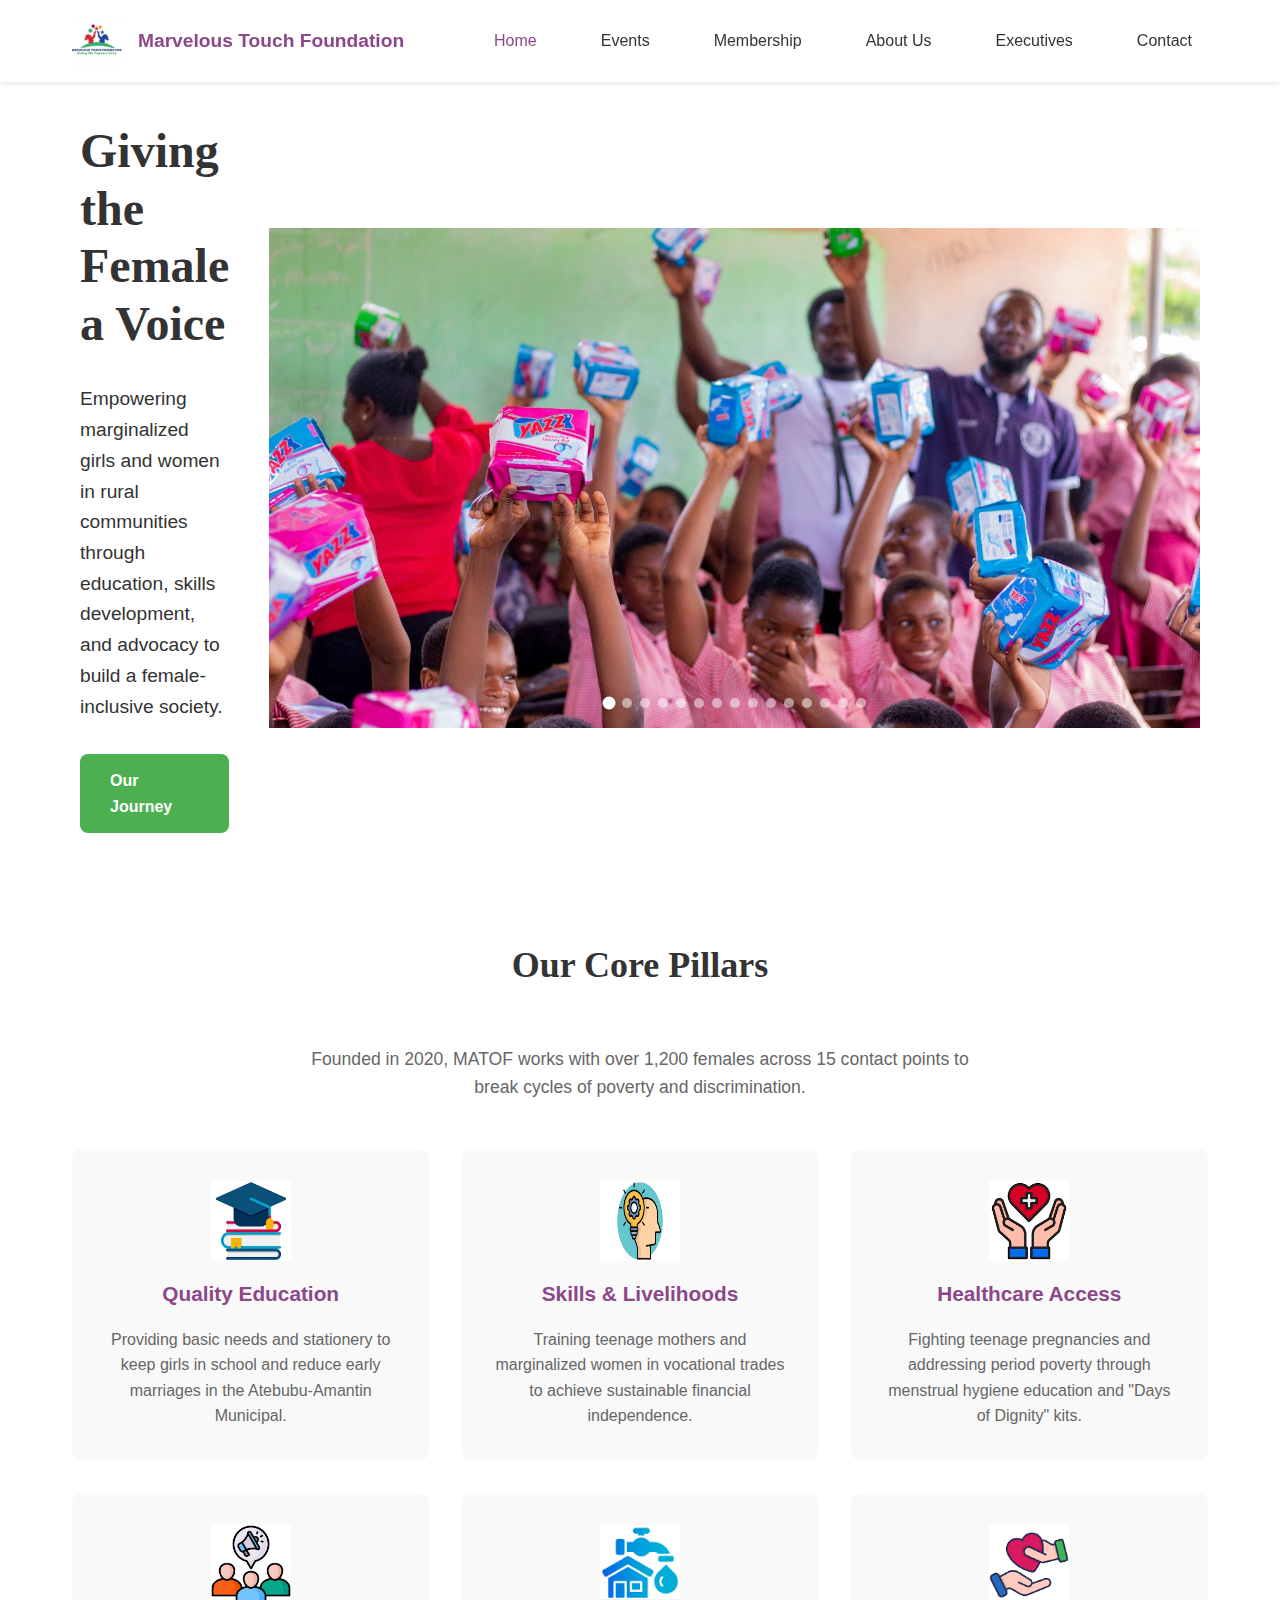
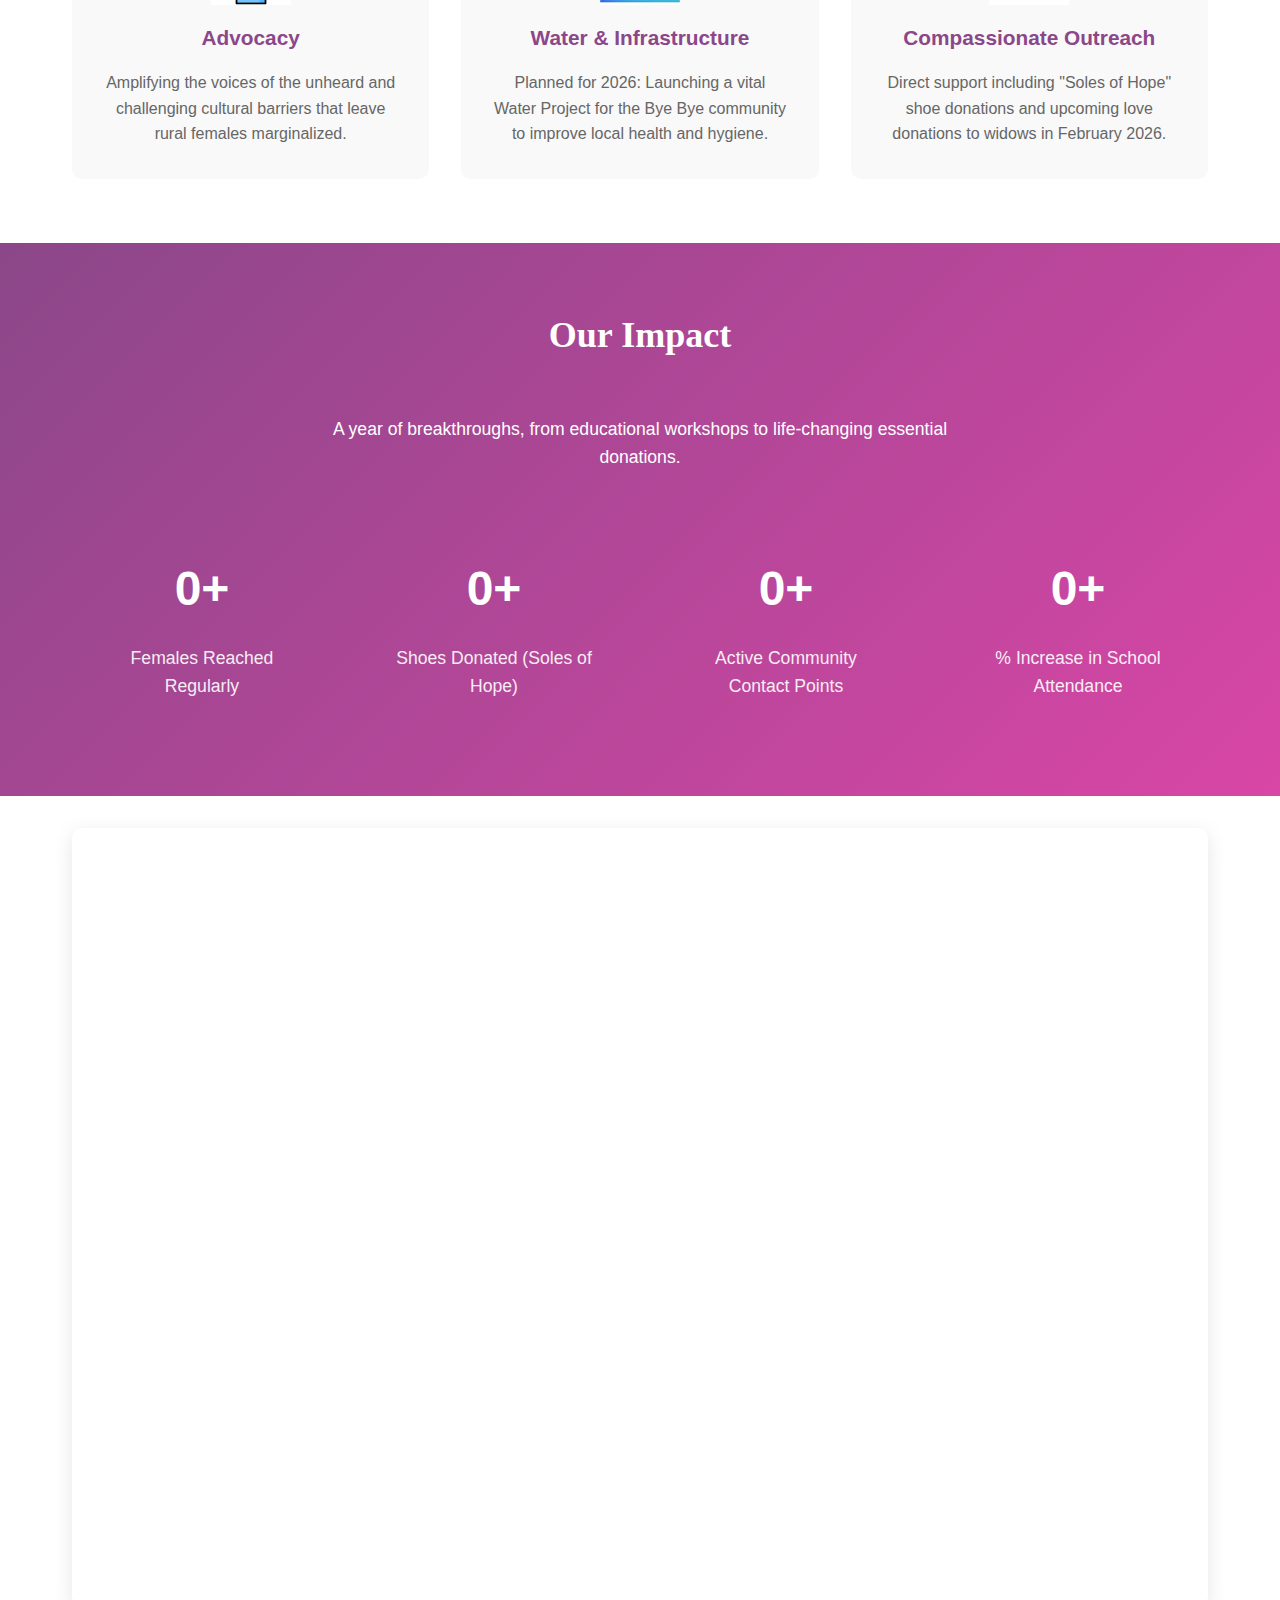
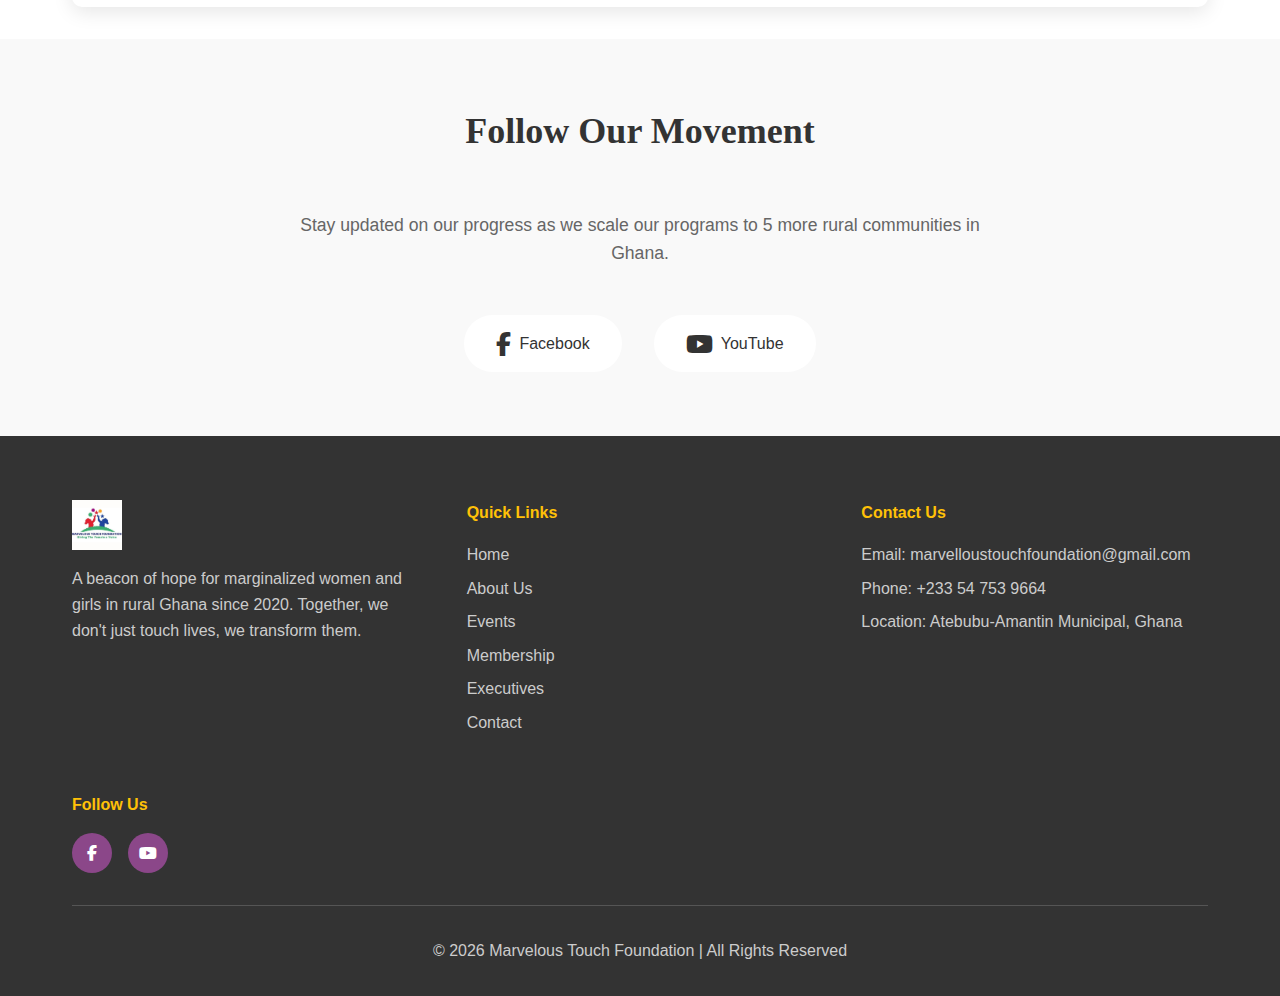
<file: index.html>
<!DOCTYPE html>
<html lang="en">

<head>
    <meta charset="UTF-8">
    <meta name="viewport" content="width=device-width, initial-scale=1.0">
    <meta name="description"
        content="Marvelous Touch Foundation empowers marginalized girls and women in rural Ghana through education, skills training, healthcare access, and advocacy. Join us in giving females a voice since 2020.">
    <meta name="keywords"
        content="women empowerment Ghana, girls education Ghana, rural development, NGO Ghana, female empowerment, Atebubu-Amantin, women skills training, teenage mothers support, menstrual hygiene, Ghana charity">
    <meta name="author" content="Marvelous Touch Foundation">
    <meta name="robots" content="index, follow">

    <!-- Open Graph / Facebook -->
    <meta property="og:type" content="website">
    <meta property="og:url" content="https://marveloustouchfoundation.com/">
    <meta property="og:title" content="Marvelous Touch Foundation - Giving the Female a Voice in Rural Ghana">
    <meta property="og:description"
        content="Empowering marginalized girls and women through education, skills development, and advocacy. Over 1,200 females reached across 15 communities.">
    <meta property="og:image" content="https://marveloustouchfoundation.com/images/logo.jpeg">

    <!-- Twitter -->
    <meta property="twitter:card" content="summary_large_image">
    <meta property="twitter:url" content="https://marveloustouchfoundation.com/">
    <meta property="twitter:title" content="Marvelous Touch Foundation - Giving the Female a Voice">
    <meta property="twitter:description"
        content="Empowering marginalized girls and women in rural Ghana through education, skills training, and advocacy since 2020.">
    <meta property="twitter:image" content="https://marveloustouchfoundation.com/images/logo.jpeg">

    <!-- Canonical URL -->
    <link rel="canonical" href="https://marveloustouchfoundation.com/">

    <title>Marvelous Touch Foundation - Empowering Women & Girls in Rural Ghana</title>
    <link rel="icon" type="image/png" href="https://marveloustouchfoundation.com/images/favicon.png">
    <link rel="stylesheet" href="styles.css">

    <!-- Schema.org Structured Data -->
    <script type="application/ld+json">
        {
          "@context": "https://schema.org",
          "@type": "Organization",
          "name": "Marvelous Touch Foundation",
          "alternateName": "MATOF",
          "url": "https://marveloustouchfoundation.com",
          "logo": "https://marveloustouchfoundation.com/images/logo.jpeg",
          "description": "Empowering marginalized girls and women in rural Ghana through education, skills training, healthcare access, and advocacy since 2020.",
          "foundingDate": "2020",
          "email": "marvelloustouchfoundation@gmail.com",
          "telephone": "+233547539664",
          "address": {
            "@type": "PostalAddress",
            "addressLocality": "Atebubu-Amantin Municipal",
            "addressCountry": "GH"
          },
          "sameAs": [
            "https://web.facebook.com/profile.php?id=61555293811873",
            "https://www.youtube.com/@MarvelousTouchFoundation-x6l"
          ],
          "areaServed": {
            "@type": "Place",
            "name": "Ghana"
          }
        }
        </script>
</head>

<body>
    <header class="header">
        <div class="container">
            <div class="logo">
                <img src="images/logo.jpeg" alt="Marvelous Touch Foundation Logo" decoding="async">
                <span class="logo-text">Marvelous Touch Foundation</span>
            </div>
            <nav class="nav">
                <ul class="nav-menu">
                    <li><a href="index.html" class="active">Home</a></li>
                    <li><a href="events.html">Events</a></li>
                    <li><a href="membership.html">Membership</a></li>
                    <li><a href="about.html">About Us</a></li>
                    <li><a href="executives.html">Executives</a></li>
                    <li><a href="contact.html">Contact</a></li>
                </ul>
                <button class="mobile-menu-toggle">
                    <span></span>
                    <span></span>
                    <span></span>
                </button>
            </nav>
        </div>
    </header>

    <section class="hero">
        <div class="hero-content">
            <h1>Giving the Female a Voice</h1>
            <p>Empowering marginalized girls and women in rural communities through education, skills development, and
                advocacy to build a female-inclusive society.</p>
            <a href="about.html" class="btn btn-primary">Our Journey</a>
        </div>

        <div class="hero-image" id="slideshow-container">
            <img src="images/hero_1.jpeg" class="slide active" alt="MATOF Community Outreach" loading="eager" fetchpriority="high" decoding="async">

            <button class="prev-btn" id="prevBtn" aria-label="Previous">&#10094;</button>
            <button class="next-btn" id="nextBtn" aria-label="Next">&#10095;</button>
            <div class="dots-container" id="dots-container"></div>
        </div>
    </section>

    <section class="objectives">
        <div class="container">
            <h2 class="section-title">Our Core Pillars</h2>
            <p class="section-subtitle">Founded in 2020, MATOF works with over 1,200 females across 15 contact points to
                break cycles of poverty and discrimination.</p>

            <div class="objectives-grid">
                <div class="objective-card">
                    <div class="objective-icon">
                        <img src="images/education_icon.png" alt="Education Icon" loading="lazy" decoding="async">
                    </div>
                    <h3>Quality Education</h3>
                    <p>Providing basic needs and stationery to keep girls in school and reduce early marriages in the
                        Atebubu-Amantin Municipal.</p>
                </div>

                <div class="objective-card">
                    <div class="objective-icon">
                        <img src="images/skills_icon.png" alt="Skills Icon" loading="lazy" decoding="async">
                    </div>
                    <h3>Skills & Livelihoods</h3>
                    <p>Training teenage mothers and marginalized women in vocational trades to achieve sustainable
                        financial independence.</p>
                </div>

                <div class="objective-card">
                    <div class="objective-icon">
                        <img src="images/health_icon.png" alt="Health Icon" loading="lazy" decoding="async">
                    </div>
                    <h3>Healthcare Access</h3>
                    <p>Fighting teenage pregnancies and addressing period poverty through menstrual hygiene education
                        and "Days of Dignity" kits.</p>
                </div>

                <div class="objective-card">
                    <div class="objective-icon">
                        <img src="images/advocacy_icon.png" alt="Advocacy Icon" loading="lazy" decoding="async">
                    </div>
                    <h3>Advocacy</h3>
                    <p>Amplifying the voices of the unheard and challenging cultural barriers that leave rural females
                        marginalized.</p>
                </div>

                <div class="objective-card">
                    <div class="objective-icon">
                        <img src="images/water_icon.png" alt="Future Projects Icon" loading="lazy" decoding="async">
                    </div>
                    <h3>Water & Infrastructure</h3>
                    <p>Planned for 2026: Launching a vital Water Project for the Bye Bye community to improve local
                        health and hygiene.</p>
                </div>

                <div class="objective-card">
                    <div class="objective-icon">
                        <img src="images/charity.png" alt="Charity Icon" loading="lazy" decoding="async">
                    </div>
                    <h3>Compassionate Outreach</h3>
                    <p>Direct support including "Soles of Hope" shoe donations and upcoming love donations to widows in
                        February 2026.</p>
                </div>
            </div>
        </div>
    </section>

    <section class="milestones">
        <div class="container">
            <h2 class="section-title">Our Impact</h2>
            <p class="section-subtitle">A year of breakthroughs, from educational workshops to life-changing essential
                donations.</p>

            <div class="stats-grid">
                <div class="stat-card">
                    <div class="stat-number" data-target="1200">0</div>
                    <div class="stat-label">Females Reached Regularly</div>
                </div>

                <div class="stat-card">
                    <div class="stat-number" data-target="250">0</div>
                    <div class="stat-label">Shoes Donated (Soles of Hope)</div>
                </div>

                <div class="stat-card">
                    <div class="stat-number" data-target="15">0</div>
                    <div class="stat-label">Active Community Contact Points</div>
                </div>

                <div class="stat-card">
                    <div class="stat-number" data-target="50">0</div>
                    <div class="stat-label">% Increase in School Attendance</div>
                </div>
            </div>
        </div>
    </section>

    <section class="campaign-banner">
        <div class="container">
            <a href="events.html">
                <img src="images/widows.jfif" alt="Upcoming: Love Donation to Widows - Feb 2026" loading="lazy" decoding="async">
            </a>
        </div>
    </section>

    <section class="social-media">
        <div class="container">
            <h2 class="section-title">Follow Our Movement</h2>
            <p class="section-subtitle">Stay updated on our progress as we scale our programs to 5 more rural
                communities in Ghana.</p>
            <div class="social-links">
                <a href="https://web.facebook.com/profile.php?id=61555293811873" target="_blank"
                    rel="noopener noreferrer" class="social-link facebook">
                    <i class="fab fa-facebook-f"></i>
                    <span>Facebook</span>
                </a>

                <a href="https://www.youtube.com/@MarvelousTouchFoundation-x6l" target="_blank"
                    rel="noopener noreferrer" class="social-link youtube">
                    <i class="fab fa-youtube"></i>
                    <span>YouTube</span>
                </a>
            </div>
        </div>
    </section>

    <footer class="footer">
        <div class="container">
            <div class="footer-content">
                <div class="footer-about">
                    <img src="images/logo.jpeg" alt="Marvelous Touch Foundation" decoding="async">
                    <p>A beacon of hope for marginalized women and girls in rural Ghana since 2020. Together, we don't
                        just touch lives, we transform them.</p>
                </div>
                <div class="footer-links">
                    <h4>Quick Links</h4>
                    <ul>
                        <li><a href="index.html">Home</a></li>
                        <li><a href="about.html">About Us</a></li>
                        <li><a href="events.html">Events</a></li>
                        <li><a href="membership.html">Membership</a></li>
                        <li><a href="executives.html">Executives</a></li>
                        <li><a href="contact.html">Contact</a></li>
                    </ul>
                </div>
                <div class="footer-contact">
                    <h4>Contact Us</h4>
                    <p>Email: marvelloustouchfoundation@gmail.com</p>
                    <p>Phone: +233 54 753 9664</p>
                    <p>Location: Atebubu-Amantin Municipal, Ghana</p>
                </div>
                <div class="footer-social">
                    <h4>Follow Us</h4>
                    <div class="social-icons">
                        <a href="https://web.facebook.com/profile.php?id=61555293811873" target="_blank"
                            rel="noopener noreferrer"><i class="fab fa-facebook-f"></i></a>
                        <a href="https://www.youtube.com/@MarvelousTouchFoundation-x6l" target="_blank"
                            rel="noopener noreferrer"><i class="fab fa-youtube"></i></a>
                    </div>
                </div>
            </div>
            <div class="footer-bottom">
                <p>&copy; 2026 Marvelous Touch Foundation | All Rights Reserved</p>
            </div>
        </div>
    </footer>

    <link rel="stylesheet" href="https://cdnjs.cloudflare.com/ajax/libs/font-awesome/6.4.0/css/all.min.css">
    <script src="scripts.js" defer></script>
</body>

</html>
</file>
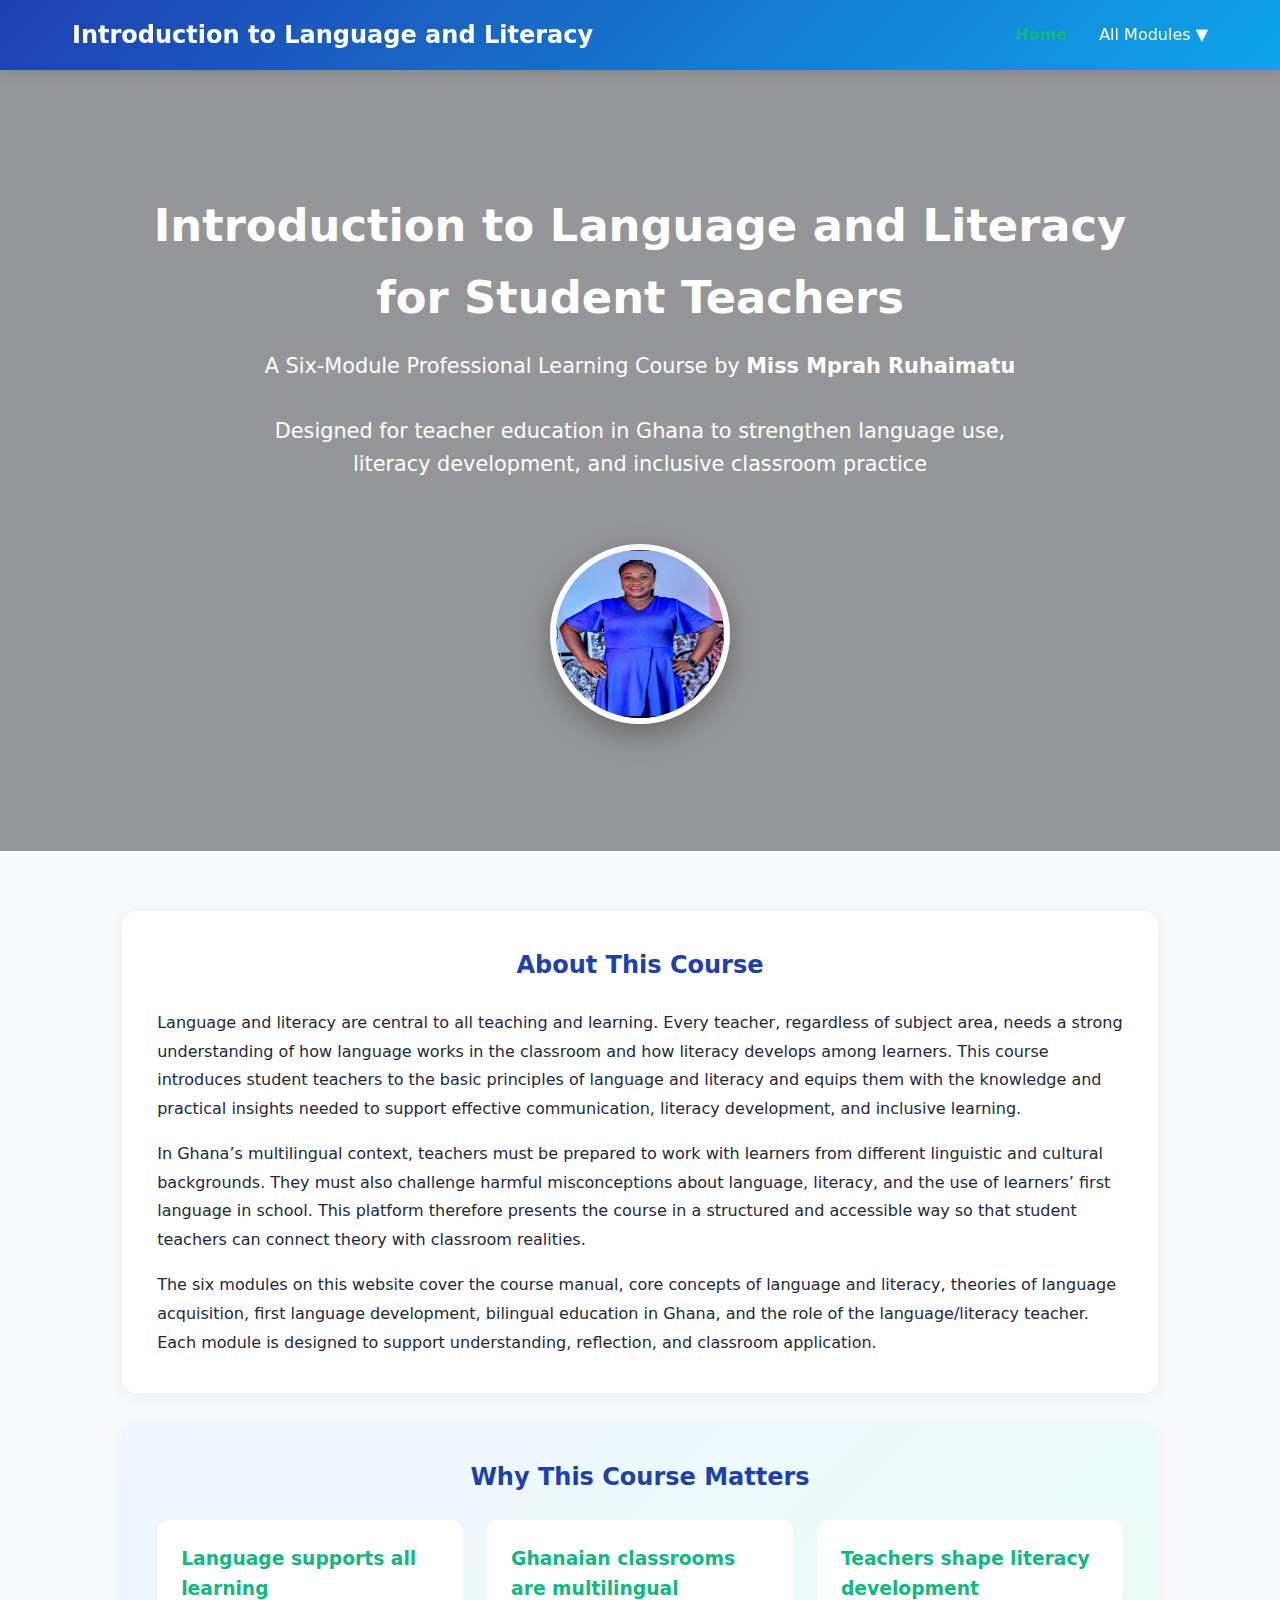
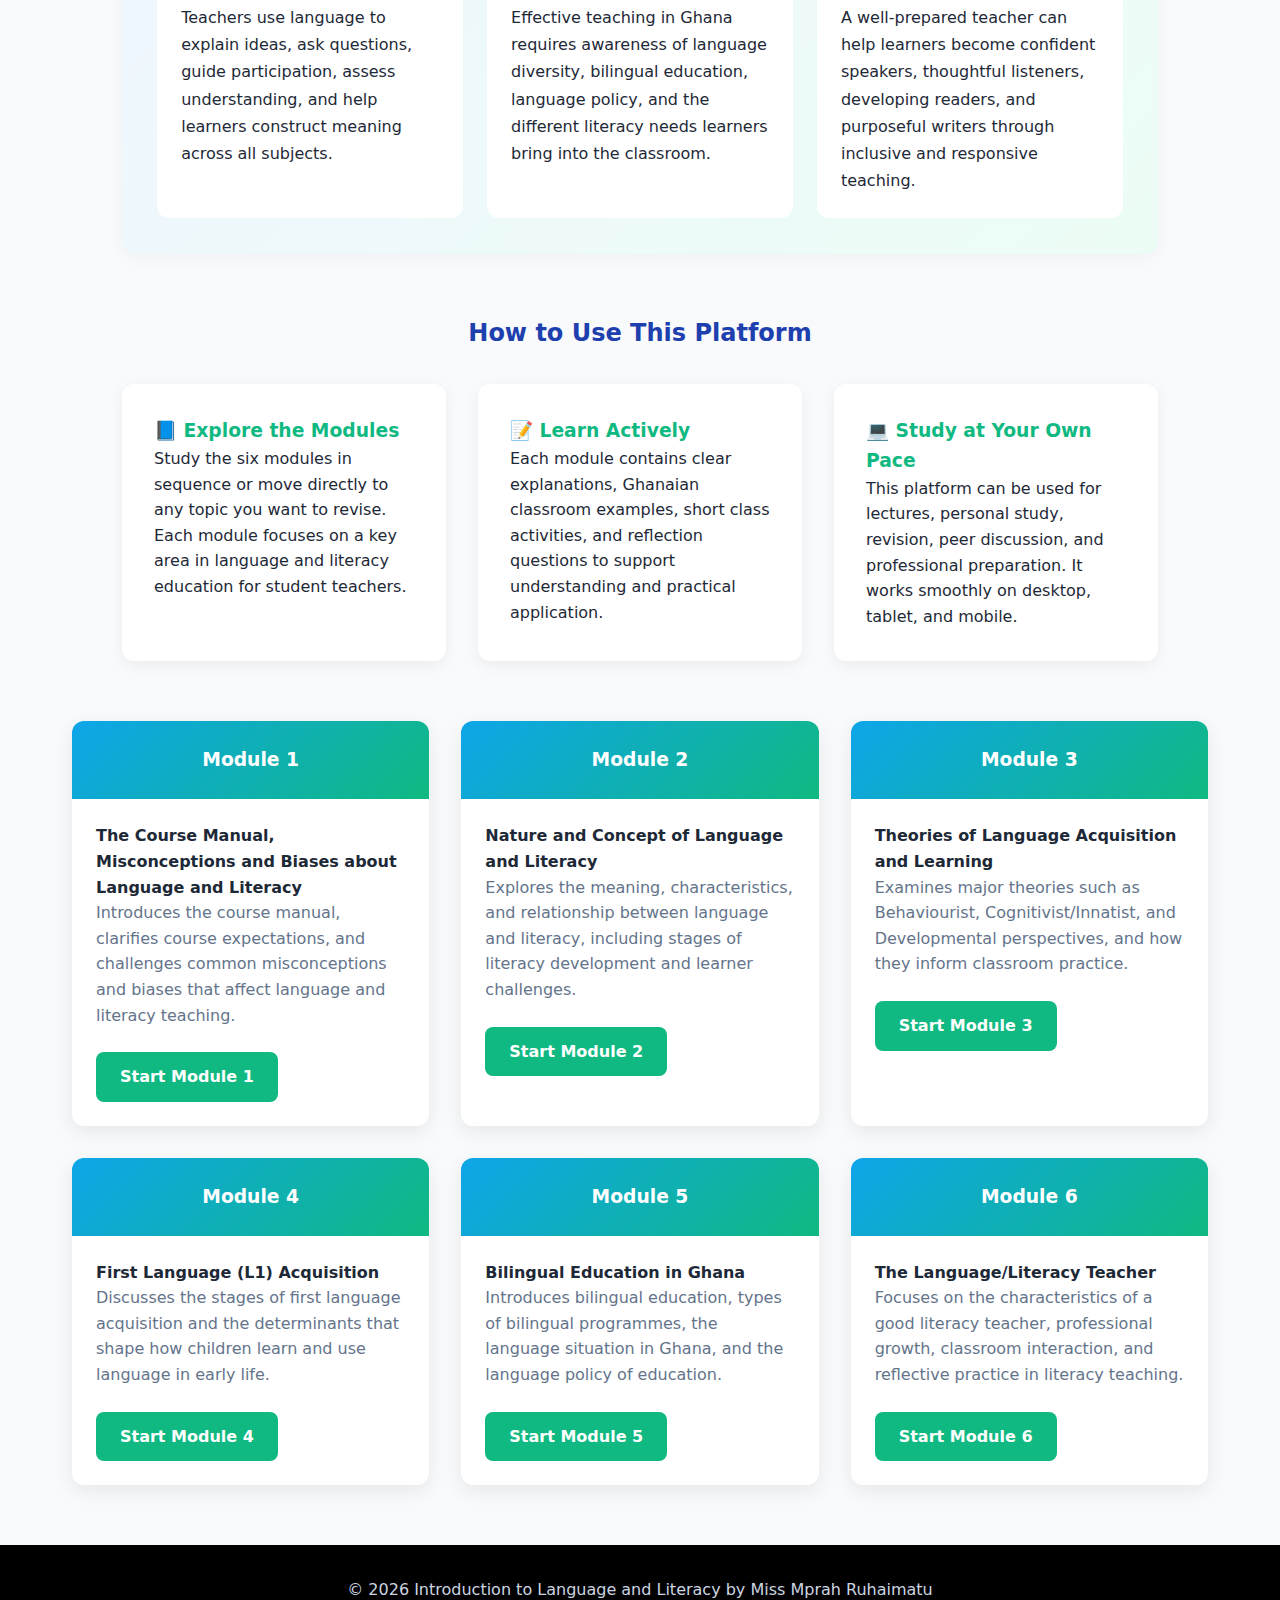
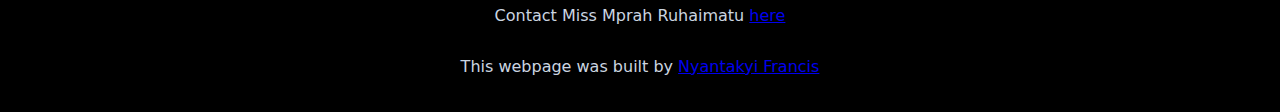
<file: introduction_to_language_and_literacy/index.html>
<!DOCTYPE html>
<html lang="en">

<head>
    <meta charset="UTF-8">
    <meta name="viewport" content="width=device-width, initial-scale=1.0">
    <title>Introduction to Language and Literacy | ECL 113</title>
    <link rel="stylesheet" href="assets/css/styles.css">
    <script defer src="assets/js/script.js"></script>
</head>

<body>

    <!-- Top Navigation -->
    <header>
        <nav>
            <div class="logo">Introduction to Language and Literacy</div>
            <ul class="nav-links">
                <li><a href="index.html">Home</a></li>
                
                <li class="dropdown">
                    <a href="#">All Modules ▼</a>
                    <div class="dropdown-content">
                        <a href="module-1.html">Module 1: Course Manual, Misconceptions & Biases</a>
                        <a href="module-2.html">Module 2: Nature and Concept of Language & Literacy</a>
                        <a href="module-3.html">Module 3: Theories of Language Acquisition</a>
                        <a href="module-4.html">Module 4: L1 Acquisition</a>
                        <a href="module-5.html">Module 5: Bilingual Education in Ghana</a>
                        <a href="module-6.html">Module 6: The Language/Literacy Teacher</a>
                    </div>
                </li>
            </ul>
        </nav>
    </header>

    <!-- Hero Banner -->
    <section class="hero">
        <h1>Introduction to Language and Literacy<br>for Student Teachers</h1>
        <p>A Six-Module Professional Learning Course by <strong>Miss Mprah Ruhaimatu</strong></p>
        <p>Designed for teacher education in Ghana to strengthen language use, literacy development, and inclusive
            classroom practice</p>

        <img src="assets/images/peace.PNG" alt="Miss Mprah Ruhaimatu"
            style="width: 180px; height: 180px; border-radius: 50%; border: 6px solid white; margin-top: 30px; box-shadow: 0 10px 30px rgba(0,0,0,0.3);">
    </section>

    <!-- About This Course -->
    <section style="max-width: 1100px; margin: 60px auto 30px auto; padding: 0 2rem;">
        <div style="background: white; padding: 2.2rem; border-radius: 14px; box-shadow: 0 4px 18px rgba(0,0,0,0.06);">
            <h2 style="text-align: center; color: #1e40af; margin-bottom: 1.5rem;">About This Course</h2>
            <p style="line-height: 1.8; margin-bottom: 1rem;">
                Language and literacy are central to all teaching and learning. Every teacher, regardless of subject
                area,
                needs a strong understanding of how language works in the classroom and how literacy develops among
                learners.
                This course introduces student teachers to the basic principles of language and literacy and equips them
                with
                the knowledge and practical insights needed to support effective communication, literacy development,
                and
                inclusive learning.
            </p>
            <p style="line-height: 1.8; margin-bottom: 1rem;">
                In Ghana’s multilingual context, teachers must be prepared to work with learners from different
                linguistic and
                cultural backgrounds. They must also challenge harmful misconceptions about language, literacy, and the
                use of
                learners’ first language in school. This platform therefore presents the course in a structured and
                accessible
                way so that student teachers can connect theory with classroom realities.
            </p>
            <p style="line-height: 1.8; margin-bottom: 0;">
                The six modules on this website cover the course manual, core concepts of language and literacy,
                theories of
                language acquisition, first language development, bilingual education in Ghana, and the role of the
                language/literacy teacher. Each module is designed to support understanding, reflection, and classroom
                application.
            </p>
        </div>
    </section>

    <!-- Why This Course Matters -->
    <section style="max-width: 1100px; margin: 20px auto 60px auto; padding: 0 2rem;">
        <div
            style="background: linear-gradient(135deg, #eff6ff, #ecfdf5); padding: 2.2rem; border-radius: 14px; box-shadow: 0 4px 18px rgba(0,0,0,0.04);">
            <h2 style="text-align: center; color: #1e40af; margin-bottom: 1.5rem;">Why This Course Matters</h2>
            <div style="display: grid; grid-template-columns: repeat(auto-fit, minmax(260px, 1fr)); gap: 1.5rem;">
                <div style="background: white; padding: 1.5rem; border-radius: 12px;">
                    <h3 style="color: #10b981; margin-top: 0;">Language supports all learning</h3>
                    <p style="line-height: 1.7;">
                        Teachers use language to explain ideas, ask questions, guide participation, assess
                        understanding,
                        and help learners construct meaning across all subjects.
                    </p>
                </div>
                <div style="background: white; padding: 1.5rem; border-radius: 12px;">
                    <h3 style="color: #10b981; margin-top: 0;">Ghanaian classrooms are multilingual</h3>
                    <p style="line-height: 1.7;">
                        Effective teaching in Ghana requires awareness of language diversity, bilingual education,
                        language policy, and the different literacy needs learners bring into the classroom.
                    </p>
                </div>
                <div style="background: white; padding: 1.5rem; border-radius: 12px;">
                    <h3 style="color: #10b981; margin-top: 0;">Teachers shape literacy development</h3>
                    <p style="line-height: 1.7;">
                        A well-prepared teacher can help learners become confident speakers, thoughtful listeners,
                        developing readers, and purposeful writers through inclusive and responsive teaching.
                    </p>
                </div>
            </div>
        </div>
    </section>

    <!-- How to Use This Platform -->
    <section style="max-width: 1100px; margin: 60px auto; padding: 0 2rem;">
        <h2 style="text-align: center; color: #1e40af; margin-bottom: 2rem;">How to Use This Platform</h2>
        <div style="display: grid; grid-template-columns: repeat(auto-fit, minmax(300px, 1fr)); gap: 2rem;">
            <div
                style="background: white; padding: 2rem; border-radius: 12px; box-shadow: 0 4px 15px rgba(0,0,0,0.06);">
                <h3 style="color: #10b981;">📘 Explore the Modules</h3>
                <p>Study the six modules in sequence or move directly to any topic you want to revise. Each module
                    focuses on a key area in language and literacy education for student teachers.</p>
            </div>
            <div
                style="background: white; padding: 2rem; border-radius: 12px; box-shadow: 0 4px 15px rgba(0,0,0,0.06);">
                <h3 style="color: #10b981;">📝 Learn Actively</h3>
                <p>Each module contains clear explanations, Ghanaian classroom examples, short class activities, and
                    reflection questions to support understanding and practical application.</p>
            </div>
            <div
                style="background: white; padding: 2rem; border-radius: 12px; box-shadow: 0 4px 15px rgba(0,0,0,0.06);">
                <h3 style="color: #10b981;">💻 Study at Your Own Pace</h3>
                <p>This platform can be used for lectures, personal study, revision, peer discussion, and professional
                    preparation. It works smoothly on desktop, tablet, and mobile.</p>
            </div>
        </div>
    </section>

    <!-- Modules Grid -->
    <section class="modules-grid">
        <div class="module-card">
            <div class="card-header">
                <h3>Module 1</h3>
            </div>
            <div class="card-body">
                <h4>The Course Manual, Misconceptions and Biases about Language and Literacy</h4>
                <p>Introduces the course manual, clarifies course expectations, and challenges common misconceptions and
                    biases that affect language and literacy teaching.</p>
                <a href="module-1.html" class="btn">Start Module 1</a>
            </div>
        </div>

        <div class="module-card">
            <div class="card-header">
                <h3>Module 2</h3>
            </div>
            <div class="card-body">
                <h4>Nature and Concept of Language and Literacy</h4>
                <p>Explores the meaning, characteristics, and relationship between language and literacy, including
                    stages of literacy development and learner challenges.</p>
                <a href="module-2.html" class="btn">Start Module 2</a>
            </div>
        </div>

        <div class="module-card">
            <div class="card-header">
                <h3>Module 3</h3>
            </div>
            <div class="card-body">
                <h4>Theories of Language Acquisition and Learning</h4>
                <p>Examines major theories such as Behaviourist, Cognitivist/Innatist, and Developmental perspectives,
                    and how they inform classroom practice.</p>
                <a href="module-3.html" class="btn">Start Module 3</a>
            </div>
        </div>

        <div class="module-card">
            <div class="card-header">
                <h3>Module 4</h3>
            </div>
            <div class="card-body">
                <h4>First Language (L1) Acquisition</h4>
                <p>Discusses the stages of first language acquisition and the determinants that shape how children learn
                    and use language in early life.</p>
                <a href="module-4.html" class="btn">Start Module 4</a>
            </div>
        </div>

        <div class="module-card">
            <div class="card-header">
                <h3>Module 5</h3>
            </div>
            <div class="card-body">
                <h4>Bilingual Education in Ghana</h4>
                <p>Introduces bilingual education, types of bilingual programmes, the language situation in Ghana, and
                    the language policy of education.</p>
                <a href="module-5.html" class="btn">Start Module 5</a>
            </div>
        </div>

        <div class="module-card">
            <div class="card-header">
                <h3>Module 6</h3>
            </div>
            <div class="card-body">
                <h4>The Language/Literacy Teacher</h4>
                <p>Focuses on the characteristics of a good literacy teacher, professional growth, classroom
                    interaction, and reflective practice in literacy teaching.</p>
                <a href="module-6.html" class="btn">Start Module 6</a>
            </div>
        </div>
    </section>

    <footer style="background: #000000; color: #cbd5e1; text-align: center; padding: 2rem; margin-top: 60px;">
        <p>&copy; 2026 Introduction to Language and Literacy by Miss Mprah Ruhaimatu</p>
        <p>Contact Miss Mprah Ruhaimatu <a href="mailto:naamipeace@gmail.com">here</a></p>
        <br>
        <p>This webpage was built by <a href="https://nyantakyi-francis.github.io/portfolio/index.html">Nyantakyi
                Francis</a></p>
    </footer>

</body>

</html>
</file>
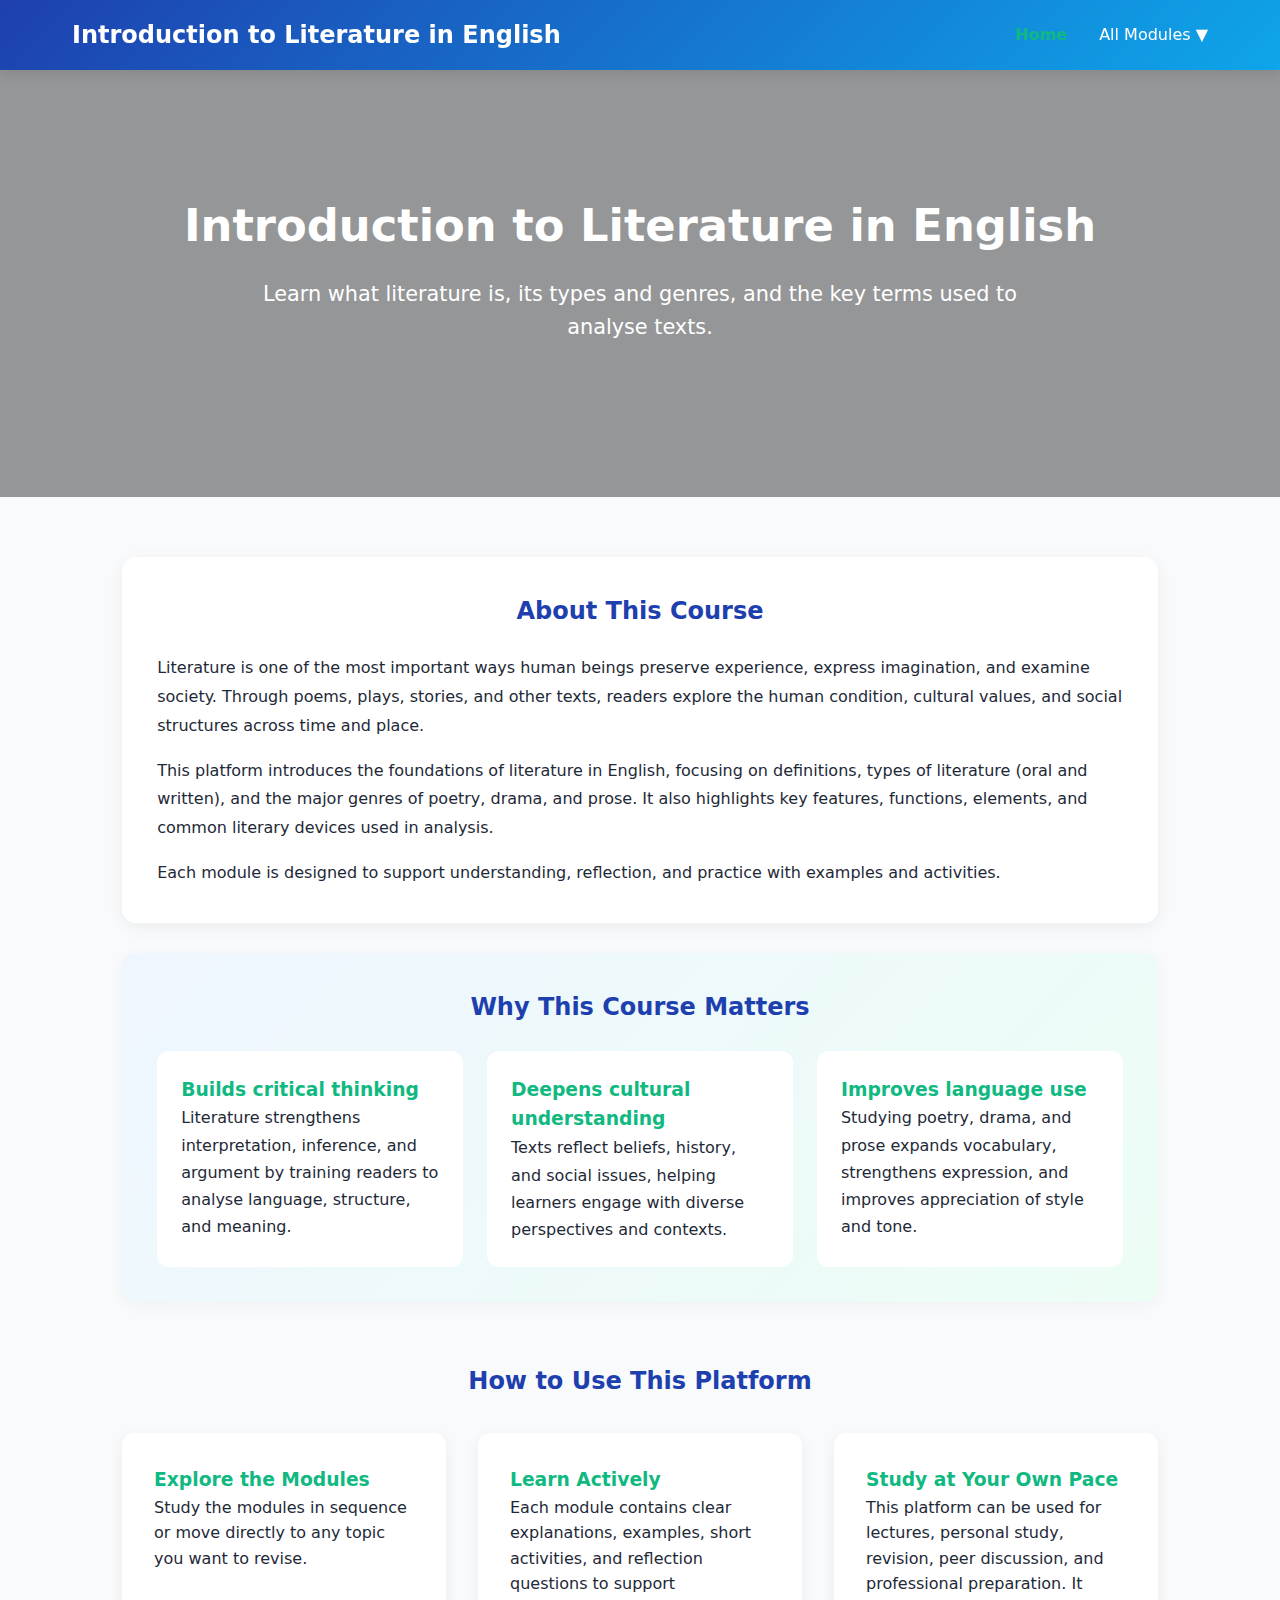
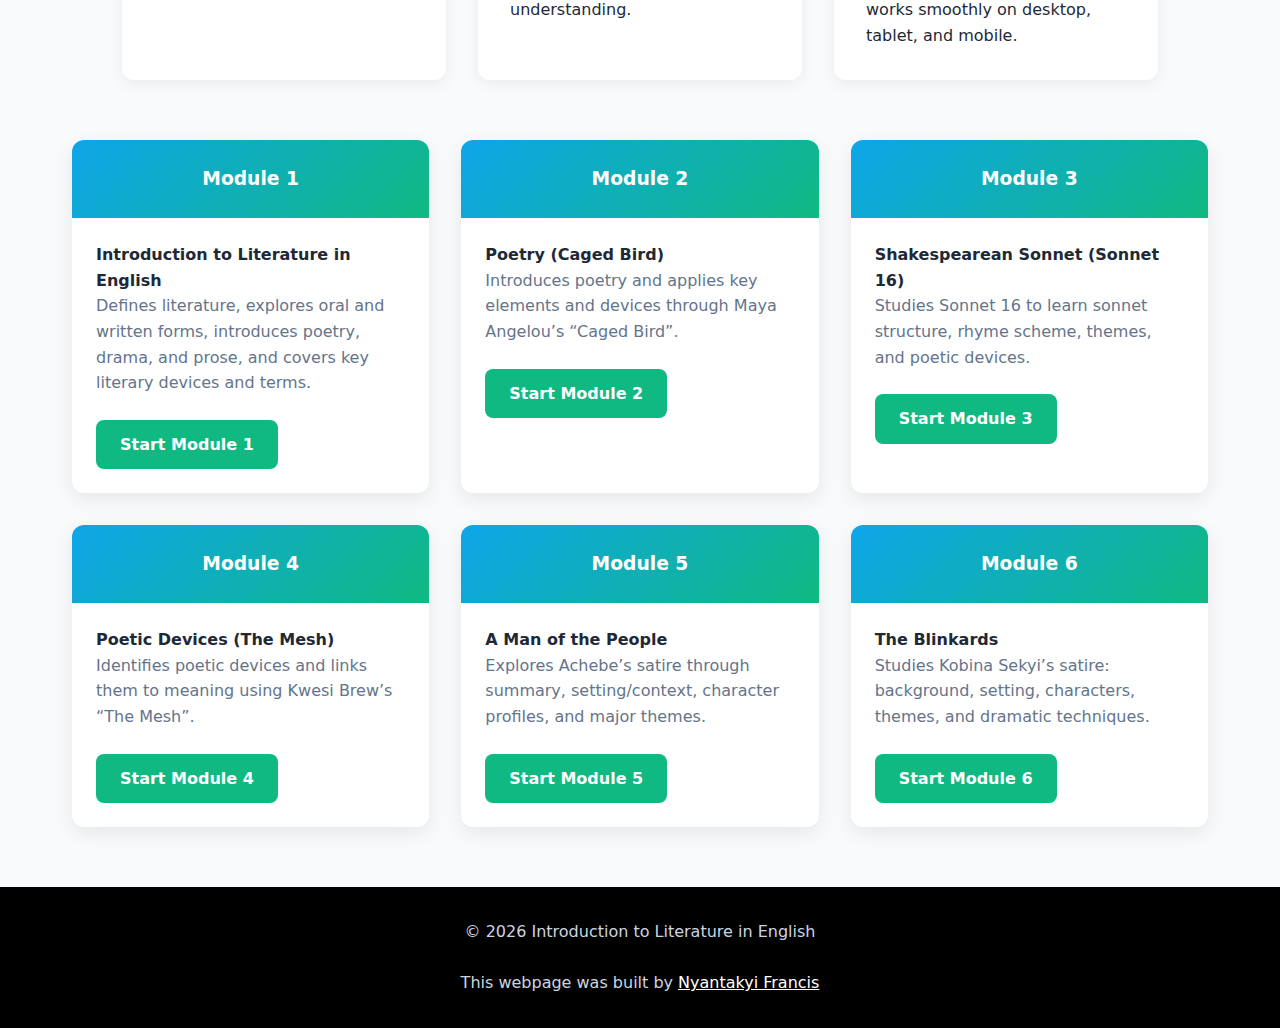
<file: Introduction_to_Literature_in_English/index.html>
﻿<!DOCTYPE html>
<html lang="en">

<head>
    <meta charset="UTF-8">
    <meta name="viewport" content="width=device-width, initial-scale=1.0">
    <title>Introduction to Literature in English</title>
    <link rel="stylesheet" href="assets/css/styles.css">
    <script defer src="assets/js/script.js"></script>
</head>

<body>

    <!-- Top Navigation -->
    <header>
        <nav>
            <div class="logo">Introduction to Literature in English</div>
            <ul class="nav-links">
                <li><a href="index.html">Home</a></li>
                
                <li class="dropdown">
                    <a href="#">All Modules ▼</a>
                    <div class="dropdown-content">
                        <a href="module-1.html">Module 1: Introduction to Literature in English</a>
                        <a href="module-2.html">Module 2: Caged Bird</a>
                        <a href="module-3.html">Module 3: Sonnet 16</a>
                        <a href="module-4.html">Module 4: The Mesh</a>
                        <a href="module-5.html">Module 5: A Man of the People</a>
                        <a href="module-6.html">Module 6: The Blinkards</a>
                    </div>
                </li>
            </ul>
        </nav>
    </header>

    <!-- Hero Banner -->
    <section class="hero">
        <h1>Introduction to Literature in English</h1>
        <p>Learn what literature is, its types and genres, and the key terms used to analyse texts.</p>
    </section>

    <!-- About This Course -->
    <section style="max-width: 1100px; margin: 60px auto 30px auto; padding: 0 2rem;">
        <div style="background: white; padding: 2.2rem; border-radius: 14px; box-shadow: 0 4px 18px rgba(0,0,0,0.06);">
            <h2 style="text-align: center; color: #1e40af; margin-bottom: 1.5rem;">About This Course</h2>
            <p style="line-height: 1.8; margin-bottom: 1rem;">
                Literature is one of the most important ways human beings preserve experience, express imagination, and
                examine society. Through poems, plays, stories, and other texts, readers explore the human condition,
                cultural values, and social structures across time and place.
            </p>
            <p style="line-height: 1.8; margin-bottom: 1rem;">
                This platform introduces the foundations of literature in English, focusing on definitions, types of
                literature (oral and written), and the major genres of poetry, drama, and prose. It also highlights key
                features, functions, elements, and common literary devices used in analysis.
            </p>
            <p style="line-height: 1.8; margin-bottom: 0;">
                Each module is designed to support understanding, reflection, and practice with examples and
                activities.
            </p>
        </div>
    </section>

    <!-- Why This Course Matters -->
    <section style="max-width: 1100px; margin: 20px auto 60px auto; padding: 0 2rem;">
        <div
            style="background: linear-gradient(135deg, #eff6ff, #ecfdf5); padding: 2.2rem; border-radius: 14px; box-shadow: 0 4px 18px rgba(0,0,0,0.04);">
            <h2 style="text-align: center; color: #1e40af; margin-bottom: 1.5rem;">Why This Course Matters</h2>
            <div style="display: grid; grid-template-columns: repeat(auto-fit, minmax(260px, 1fr)); gap: 1.5rem;">
                <div style="background: white; padding: 1.5rem; border-radius: 12px;">
                    <h3 style="color: #10b981; margin-top: 0;">Builds critical thinking</h3>
                    <p style="line-height: 1.7;">
                        Literature strengthens interpretation, inference, and argument by training readers to analyse
                        language, structure, and meaning.
                    </p>
                </div>
                <div style="background: white; padding: 1.5rem; border-radius: 12px;">
                    <h3 style="color: #10b981; margin-top: 0;">Deepens cultural understanding</h3>
                    <p style="line-height: 1.7;">
                        Texts reflect beliefs, history, and social issues, helping learners engage with diverse
                        perspectives and contexts.
                    </p>
                </div>
                <div style="background: white; padding: 1.5rem; border-radius: 12px;">
                    <h3 style="color: #10b981; margin-top: 0;">Improves language use</h3>
                    <p style="line-height: 1.7;">
                        Studying poetry, drama, and prose expands vocabulary, strengthens expression, and improves
                        appreciation of style and tone.
                    </p>
                </div>
            </div>
        </div>
    </section>

    <!-- How to Use This Platform -->
    <section style="max-width: 1100px; margin: 60px auto; padding: 0 2rem;">
        <h2 style="text-align: center; color: #1e40af; margin-bottom: 2rem;">How to Use This Platform</h2>
        <div style="display: grid; grid-template-columns: repeat(auto-fit, minmax(300px, 1fr)); gap: 2rem;">
            <div
                style="background: white; padding: 2rem; border-radius: 12px; box-shadow: 0 4px 15px rgba(0,0,0,0.06);">
                <h3 style="color: #10b981;">Explore the Modules</h3>
                <p>Study the modules in sequence or move directly to any topic you want to revise.</p>
            </div>
            <div
                style="background: white; padding: 2rem; border-radius: 12px; box-shadow: 0 4px 15px rgba(0,0,0,0.06);">
                <h3 style="color: #10b981;">Learn Actively</h3>
                <p>Each module contains clear explanations, examples, short activities, and reflection questions to support understanding.</p>
            </div>
            <div
                style="background: white; padding: 2rem; border-radius: 12px; box-shadow: 0 4px 15px rgba(0,0,0,0.06);">
                <h3 style="color: #10b981;">Study at Your Own Pace</h3>
                <p>This platform can be used for lectures, personal study, revision, peer discussion, and professional
                    preparation. It works smoothly on desktop, tablet, and mobile.</p>
            </div>
        </div>
    </section>

    <!-- Modules Grid -->
    <section class="modules-grid">
        <div class="module-card">
            <div class="card-header">
                <h3>Module 1</h3>
            </div>
            <div class="card-body">
                <h4>Introduction to Literature in English</h4>
                <p>Defines literature, explores oral and written forms, introduces poetry, drama, and prose, and covers
                    key literary devices and terms.</p>
                <a href="module-1.html" class="btn">Start Module 1</a>
            </div>
        </div>

        <div class="module-card">
            <div class="card-header">
                <h3>Module 2</h3>
            </div>
            <div class="card-body">
                <h4>Poetry (Caged Bird)</h4>
                <p>Introduces poetry and applies key elements and devices through Maya Angelou’s “Caged Bird”.</p>
                <a href="module-2.html" class="btn">Start Module 2</a>
            </div>
        </div>

        <div class="module-card">
            <div class="card-header">
                <h3>Module 3</h3>
            </div>
            <div class="card-body">
                <h4>Shakespearean Sonnet (Sonnet 16)</h4>
                <p>Studies Sonnet 16 to learn sonnet structure, rhyme scheme, themes, and poetic devices.</p>
                <a href="module-3.html" class="btn">Start Module 3</a>
            </div>
        </div>

        <div class="module-card">
            <div class="card-header">
                <h3>Module 4</h3>
            </div>
            <div class="card-body">
                <h4>Poetic Devices (The Mesh)</h4>
                <p>Identifies poetic devices and links them to meaning using Kwesi Brew’s “The Mesh”.</p>
                <a href="module-4.html" class="btn">Start Module 4</a>
            </div>
        </div>

        <div class="module-card">
            <div class="card-header">
                <h3>Module 5</h3>
            </div>
            <div class="card-body">
                <h4>A Man of the People</h4>
                <p>Explores Achebe’s satire through summary, setting/context, character profiles, and major themes.</p>
                <a href="module-5.html" class="btn">Start Module 5</a>
            </div>
        </div>

        <div class="module-card">
            <div class="card-header">
                <h3>Module 6</h3>
            </div>
            <div class="card-body">
                <h4>The Blinkards</h4>
                <p>Studies Kobina Sekyi’s satire: background, setting, characters, themes, and dramatic techniques.</p>
                <a href="module-6.html" class="btn">Start Module 6</a>
            </div>
        </div>
    </section>

    <footer style="background: #000000; color: #cbd5e1; text-align: center; padding: 2rem; margin-top: 60px;">
        <p>&copy; 2026 Introduction to Literature in English</p>
        <br>
        <p>This webpage was built by <a href="https://nyantakyi-francis.github.io/portfolio/index.html" style="color: white;">Nyantakyi
                Francis</a></p>
    </footer>

</body>

</html>
</file>
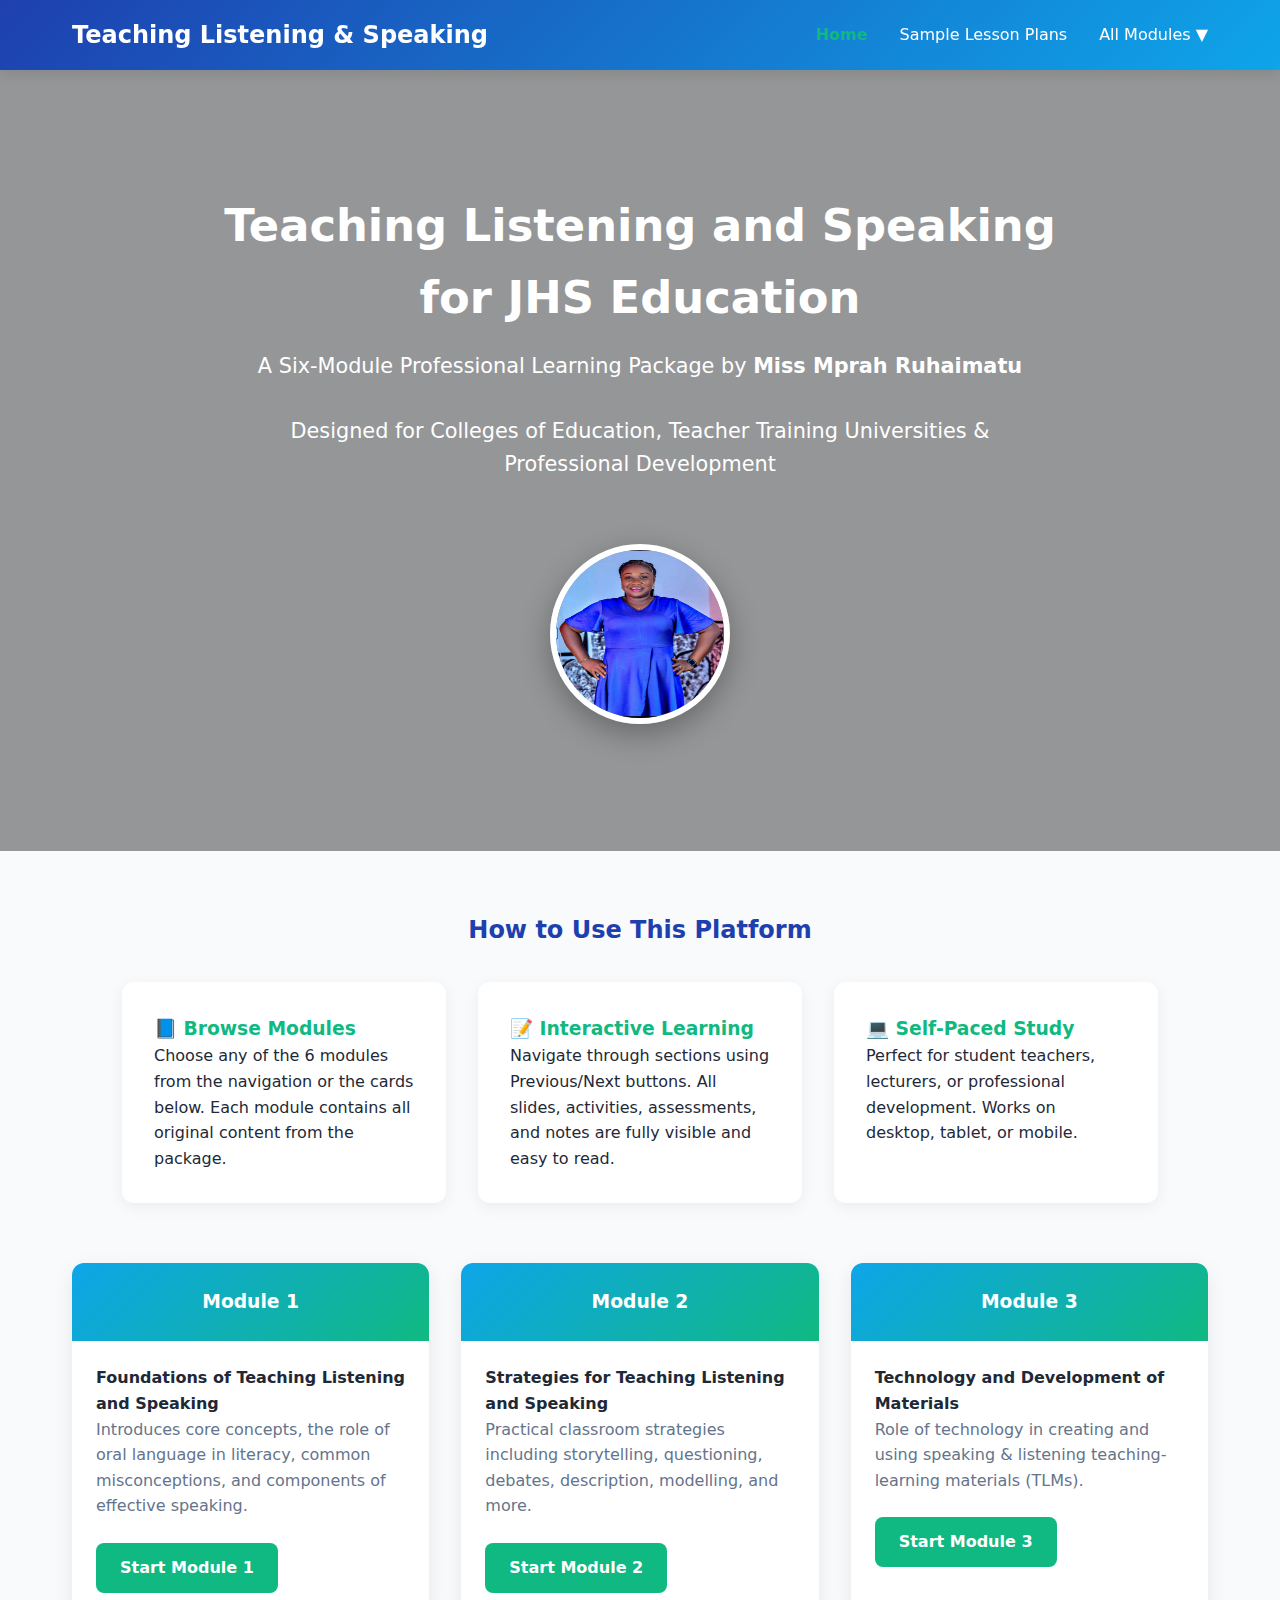
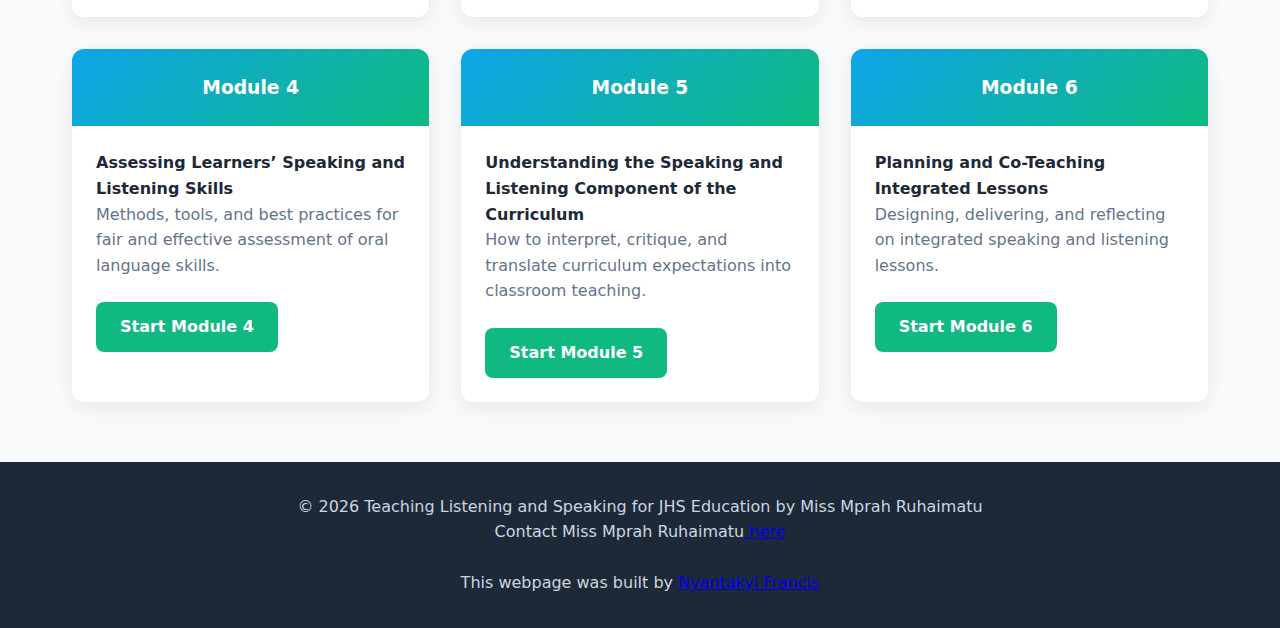
<file: listening_and _speaking_modules/index.html>
<!DOCTYPE html>
<html lang="en">

<head>
    <meta charset="UTF-8">
    <meta name="viewport" content="width=device-width, initial-scale=1.0">
    <title>Teaching Listening & Speaking | JHS Education</title>
    <link rel="stylesheet" href="assets/css/styles.css">
    <script defer src="assets/js/script.js"></script>
</head>

<body>

    <!-- Top Navigation -->
    <header>
        <nav>
            <div class="logo">Teaching Listening & Speaking</div>
            <ul class="nav-links">
                <li><a href="index.html">Home</a></li>
                <li><a href="assets/pdf/B8-ENG-WK6.pdf" target="_blank">Sample Lesson Plans</a></li>
                <li class="dropdown">
                    <a href="#">All Modules ▼</a>
                    <div class="dropdown-content">
                        <a href="module-1.html">Module 1: Foundations</a>
                        <a href="module-2.html">Module 2: Strategies</a>
                        <a href="module-3.html">Module 3: Technology & Materials</a>
                        <a href="module-4.html">Module 4: Assessment</a>
                        <a href="module-5.html">Module 5: Curriculum</a>
                        <a href="module-6.html">Module 6: Planning & Co-Teaching</a>
                    </div>
                </li>
            </ul>
        </nav>
    </header>

    <!-- Hero Banner -->
    <section class="hero">
        <h1>Teaching Listening and Speaking<br>for JHS Education</h1>
        <p>A Six-Module Professional Learning Package by <strong>Miss Mprah Ruhaimatu</strong></p>
        <p>Designed for Colleges of Education, Teacher Training Universities & Professional Development</p>

        <!-- You can replace the image link below with a real photo of Miss Mprah Ruhaimatu later -->
        <img src="assets/images/peace.PNG" alt="Miss Mprah Ruhaimatu"
            style="width: 180px; height: 180px; border-radius: 50%; border: 6px solid white; margin-top: 30px; box-shadow: 0 10px 30px rgba(0,0,0,0.3);">
    </section>

    <!-- How to Use This Platform -->
    <section style="max-width: 1100px; margin: 60px auto; padding: 0 2rem;">
        <h2 style="text-align: center; color: #1e40af; margin-bottom: 2rem;">How to Use This Platform</h2>
        <div style="display: grid; grid-template-columns: repeat(auto-fit, minmax(300px, 1fr)); gap: 2rem;">
            <div
                style="background: white; padding: 2rem; border-radius: 12px; box-shadow: 0 4px 15px rgba(0,0,0,0.06);">
                <h3 style="color: #10b981;">📘 Browse Modules</h3>
                <p>Choose any of the 6 modules from the navigation or the cards below. Each module contains all original
                    content from the package.</p>
            </div>
            <div
                style="background: white; padding: 2rem; border-radius: 12px; box-shadow: 0 4px 15px rgba(0,0,0,0.06);">
                <h3 style="color: #10b981;">📝 Interactive Learning</h3>
                <p>Navigate through sections using Previous/Next buttons. All slides, activities, assessments, and notes
                    are fully visible and easy to read.</p>
            </div>
            <div
                style="background: white; padding: 2rem; border-radius: 12px; box-shadow: 0 4px 15px rgba(0,0,0,0.06);">
                <h3 style="color: #10b981;">💻 Self-Paced Study</h3>
                <p>Perfect for student teachers, lecturers, or professional development. Works on desktop, tablet, or
                    mobile.</p>
            </div>
        </div>
    </section>

    <!-- Modules Grid -->
    <section class="modules-grid">
        <div class="module-card">
            <div class="card-header">
                <h3>Module 1</h3>
            </div>
            <div class="card-body">
                <h4>Foundations of Teaching Listening and Speaking</h4>
                <p>Introduces core concepts, the role of oral language in literacy, common misconceptions, and
                    components of effective speaking.</p>
                <a href="module-1.html" class="btn">Start Module 1</a>
            </div>
        </div>

        <div class="module-card">
            <div class="card-header">
                <h3>Module 2</h3>
            </div>
            <div class="card-body">
                <h4>Strategies for Teaching Listening and Speaking</h4>
                <p>Practical classroom strategies including storytelling, questioning, debates, description, modelling,
                    and more.</p>
                <a href="module-2.html" class="btn">Start Module 2</a>
            </div>
        </div>

        <div class="module-card">
            <div class="card-header">
                <h3>Module 3</h3>
            </div>
            <div class="card-body">
                <h4>Technology and Development of Materials</h4>
                <p>Role of technology in creating and using speaking & listening teaching-learning materials (TLMs).</p>
                <a href="module-3.html" class="btn">Start Module 3</a>
            </div>
        </div>

        <div class="module-card">
            <div class="card-header">
                <h3>Module 4</h3>
            </div>
            <div class="card-body">
                <h4>Assessing Learners’ Speaking and Listening Skills</h4>
                <p>Methods, tools, and best practices for fair and effective assessment of oral language skills.</p>
                <a href="module-4.html" class="btn">Start Module 4</a>
            </div>
        </div>

        <div class="module-card">
            <div class="card-header">
                <h3>Module 5</h3>
            </div>
            <div class="card-body">
                <h4>Understanding the Speaking and Listening Component of the Curriculum</h4>
                <p>How to interpret, critique, and translate curriculum expectations into classroom teaching.</p>
                <a href="module-5.html" class="btn">Start Module 5</a>
            </div>
        </div>

        <div class="module-card">
            <div class="card-header">
                <h3>Module 6</h3>
            </div>
            <div class="card-body">
                <h4>Planning and Co-Teaching Integrated Lessons</h4>
                <p>Designing, delivering, and reflecting on integrated speaking and listening lessons.</p>
                <a href="module-6.html" class="btn">Start Module 6</a>
            </div>
        </div>
    </section>

    <footer style="background: #1e2937; color: #cbd5e1; text-align: center; padding: 2rem; margin-top: 60px;">
        <p>&copy; 2026 Teaching Listening and Speaking for JHS Education by Miss Mprah Ruhaimatu</p>
        <p>Contact Miss Mprah Ruhaimatu<a href="mailto:naamipeace@gmail.com"> here</a></p>

        <br>
        <p>This webpage was built by <a href="https://nyantakyi-francis.github.io/portfolio/index.html">Nyantakyi Francis</a></p>
    </footer>

</body>

</html>
</file>
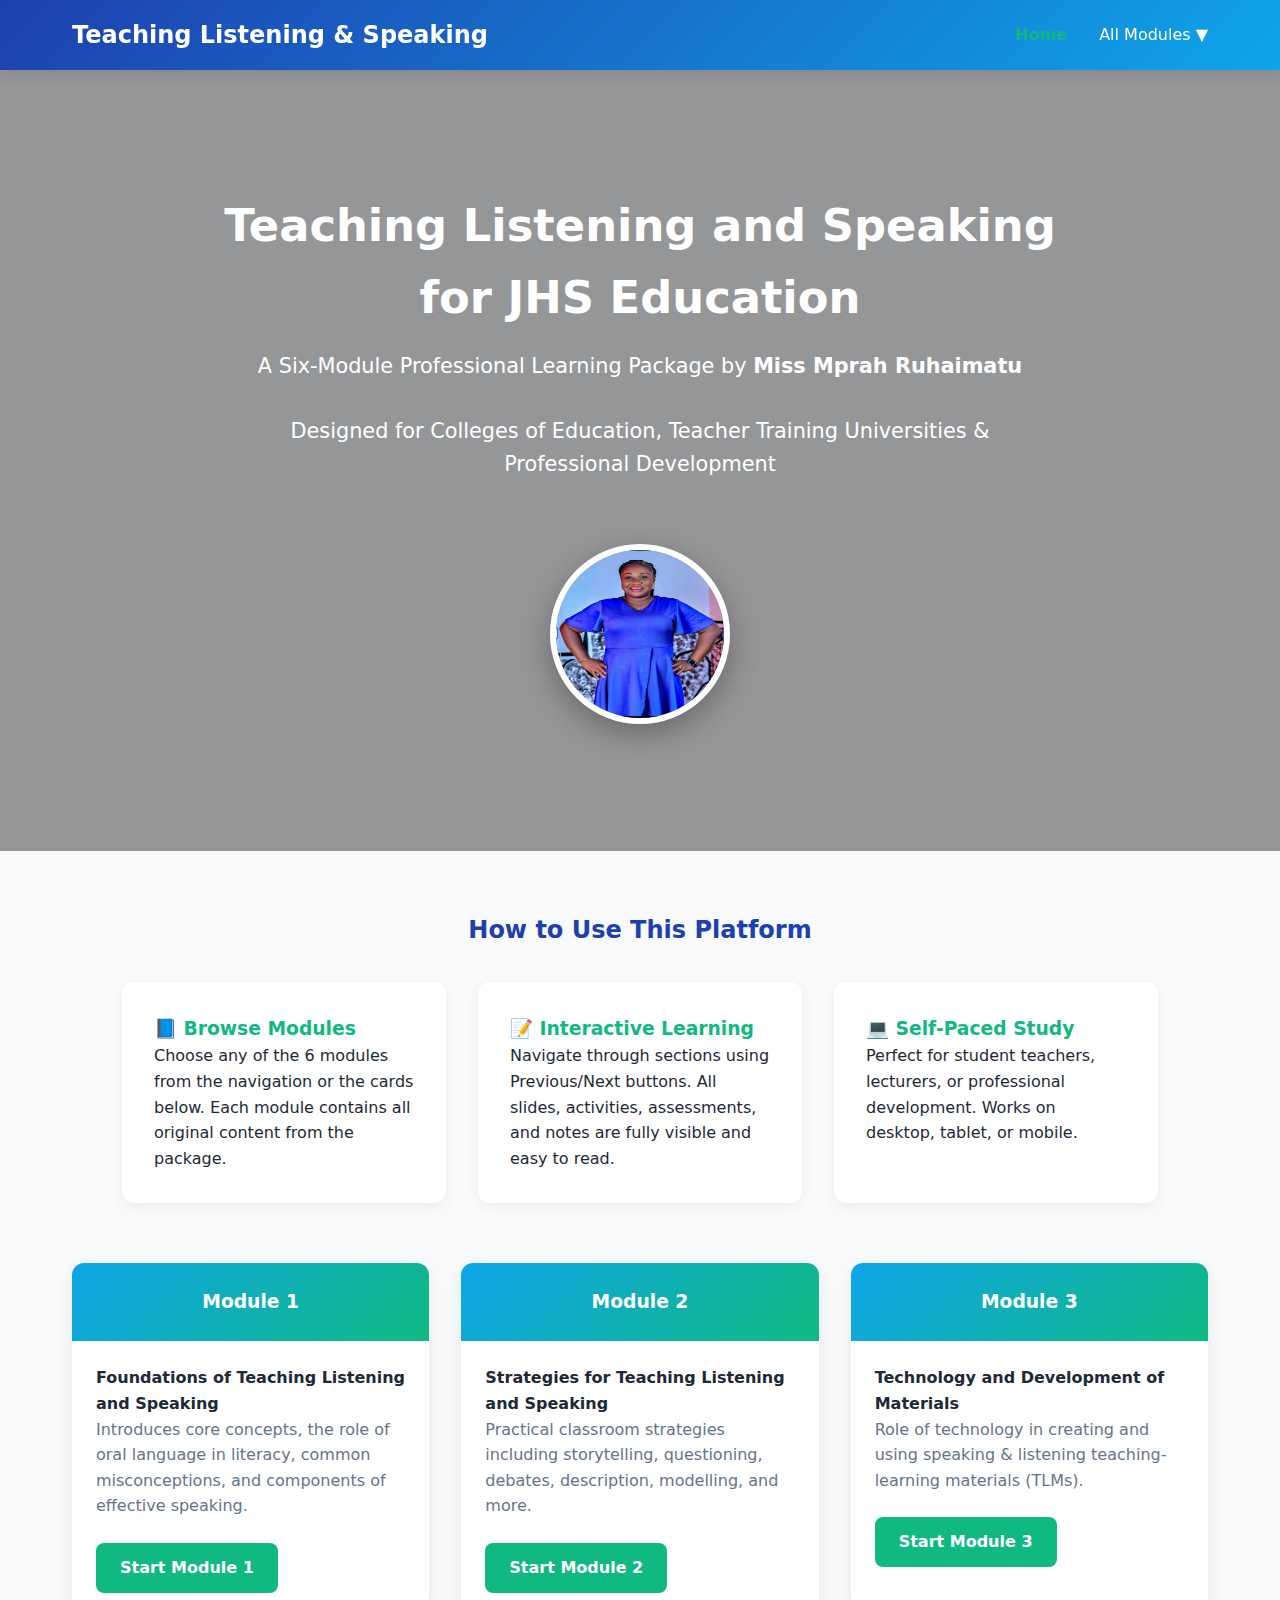
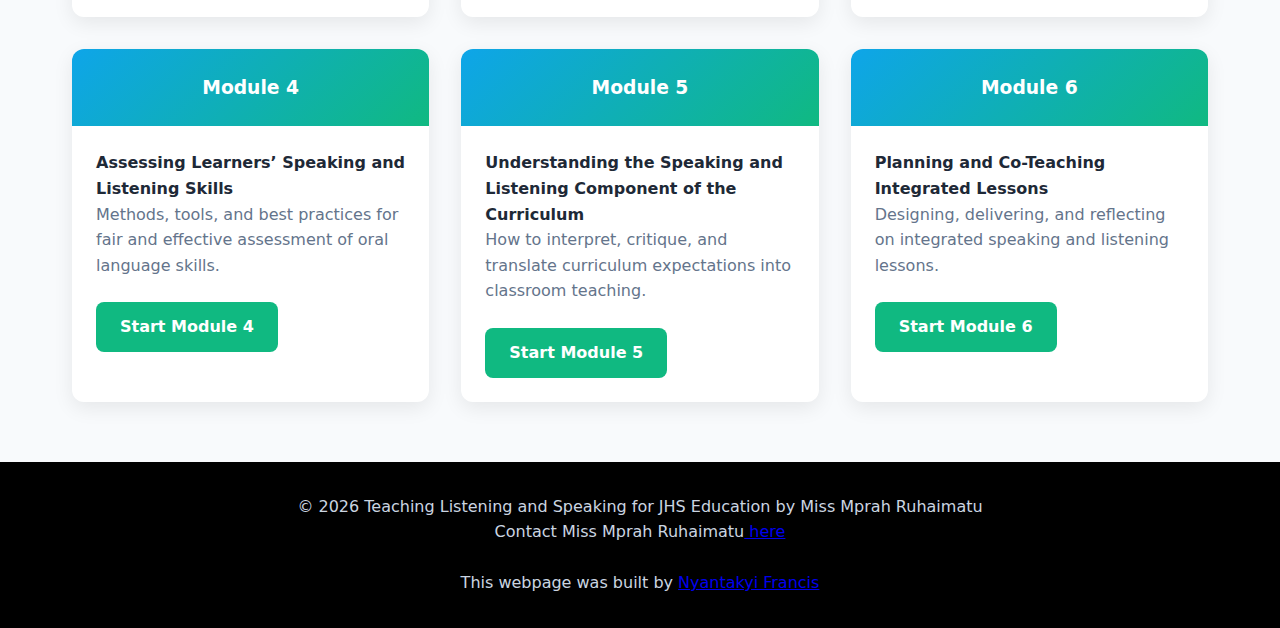
<file: listening_and_speaking_modules/index.html>
<!DOCTYPE html>
<html lang="en">

<head>
    <meta charset="UTF-8">
    <meta name="viewport" content="width=device-width, initial-scale=1.0">
    <title>Teaching Listening & Speaking | JHS Education</title>
    <link rel="stylesheet" href="assets/css/styles.css">
    <script defer src="assets/js/script.js"></script>
</head>

<body>

    <!-- Top Navigation -->
    <header>
        <nav>
            <div class="logo">Teaching Listening & Speaking</div>
            <ul class="nav-links">
                <li><a href="index.html">Home</a></li>

                <li class="dropdown">
                    <a href="#">All Modules ▼</a>
                    <div class="dropdown-content">
                        <a href="module-1.html">Module 1: Foundations</a>
                        <a href="module-2.html">Module 2: Strategies</a>
                        <a href="module-3.html">Module 3: Technology & Materials</a>
                        <a href="module-4.html">Module 4: Assessment</a>
                        <a href="module-5.html">Module 5: Curriculum</a>
                        <a href="module-6.html">Module 6: Planning & Co-Teaching</a>
                    </div>
                </li>
            </ul>
        </nav>
    </header>

    <!-- Hero Banner -->
    <section class="hero">
        <h1>Teaching Listening and Speaking<br>for JHS Education</h1>
        <p>A Six-Module Professional Learning Package by <strong>Miss Mprah Ruhaimatu</strong></p>
        <p>Designed for Colleges of Education, Teacher Training Universities & Professional Development</p>

        <!-- You can replace the image link below with a real photo of Miss Mprah Ruhaimatu later -->
        <img src="assets/images/peace.PNG" alt="Miss Mprah Ruhaimatu"
            style="width: 180px; height: 180px; border-radius: 50%; border: 6px solid white; margin-top: 30px; box-shadow: 0 10px 30px rgba(0,0,0,0.3);">
    </section>

    <!-- How to Use This Platform -->
    <section style="max-width: 1100px; margin: 60px auto; padding: 0 2rem;">
        <h2 style="text-align: center; color: #1e40af; margin-bottom: 2rem;">How to Use This Platform</h2>
        <div style="display: grid; grid-template-columns: repeat(auto-fit, minmax(300px, 1fr)); gap: 2rem;">
            <div
                style="background: white; padding: 2rem; border-radius: 12px; box-shadow: 0 4px 15px rgba(0,0,0,0.06);">
                <h3 style="color: #10b981;">📘 Browse Modules</h3>
                <p>Choose any of the 6 modules from the navigation or the cards below. Each module contains all original
                    content from the package.</p>
            </div>
            <div
                style="background: white; padding: 2rem; border-radius: 12px; box-shadow: 0 4px 15px rgba(0,0,0,0.06);">
                <h3 style="color: #10b981;">📝 Interactive Learning</h3>
                <p>Navigate through sections using Previous/Next buttons. All slides, activities, assessments, and notes
                    are fully visible and easy to read.</p>
            </div>
            <div
                style="background: white; padding: 2rem; border-radius: 12px; box-shadow: 0 4px 15px rgba(0,0,0,0.06);">
                <h3 style="color: #10b981;">💻 Self-Paced Study</h3>
                <p>Perfect for student teachers, lecturers, or professional development. Works on desktop, tablet, or
                    mobile.</p>
            </div>
        </div>
    </section>

    <!-- Modules Grid -->
    <section class="modules-grid">
        <div class="module-card">
            <div class="card-header">
                <h3>Module 1</h3>
            </div>
            <div class="card-body">
                <h4>Foundations of Teaching Listening and Speaking</h4>
                <p>Introduces core concepts, the role of oral language in literacy, common misconceptions, and
                    components of effective speaking.</p>
                <a href="module-1.html" class="btn">Start Module 1</a>
            </div>
        </div>

        <div class="module-card">
            <div class="card-header">
                <h3>Module 2</h3>
            </div>
            <div class="card-body">
                <h4>Strategies for Teaching Listening and Speaking</h4>
                <p>Practical classroom strategies including storytelling, questioning, debates, description, modelling,
                    and more.</p>
                <a href="module-2.html" class="btn">Start Module 2</a>
            </div>
        </div>

        <div class="module-card">
            <div class="card-header">
                <h3>Module 3</h3>
            </div>
            <div class="card-body">
                <h4>Technology and Development of Materials</h4>
                <p>Role of technology in creating and using speaking & listening teaching-learning materials (TLMs).</p>
                <a href="module-3.html" class="btn">Start Module 3</a>
            </div>
        </div>

        <div class="module-card">
            <div class="card-header">
                <h3>Module 4</h3>
            </div>
            <div class="card-body">
                <h4>Assessing Learners’ Speaking and Listening Skills</h4>
                <p>Methods, tools, and best practices for fair and effective assessment of oral language skills.</p>
                <a href="module-4.html" class="btn">Start Module 4</a>
            </div>
        </div>

        <div class="module-card">
            <div class="card-header">
                <h3>Module 5</h3>
            </div>
            <div class="card-body">
                <h4>Understanding the Speaking and Listening Component of the Curriculum</h4>
                <p>How to interpret, critique, and translate curriculum expectations into classroom teaching.</p>
                <a href="module-5.html" class="btn">Start Module 5</a>
            </div>
        </div>

        <div class="module-card">
            <div class="card-header">
                <h3>Module 6</h3>
            </div>
            <div class="card-body">
                <h4>Planning and Co-Teaching Integrated Lessons</h4>
                <p>Designing, delivering, and reflecting on integrated speaking and listening lessons.</p>
                <a href="module-6.html" class="btn">Start Module 6</a>
            </div>
        </div>
    </section>

    <footer style="background: #000000; color: #cbd5e1; text-align: center; padding: 2rem; margin-top: 60px;">
        <p>&copy; 2026 Teaching Listening and Speaking for JHS Education by Miss Mprah Ruhaimatu</p>
        <p>Contact Miss Mprah Ruhaimatu<a href="mailto:naamipeace@gmail.com"> here</a></p>

        <br>
        <p>This webpage was built by <a href="https://nyantakyi-francis.github.io/portfolio/index.html">Nyantakyi Francis</a></p>
    </footer>

</body>

</html>
</file>
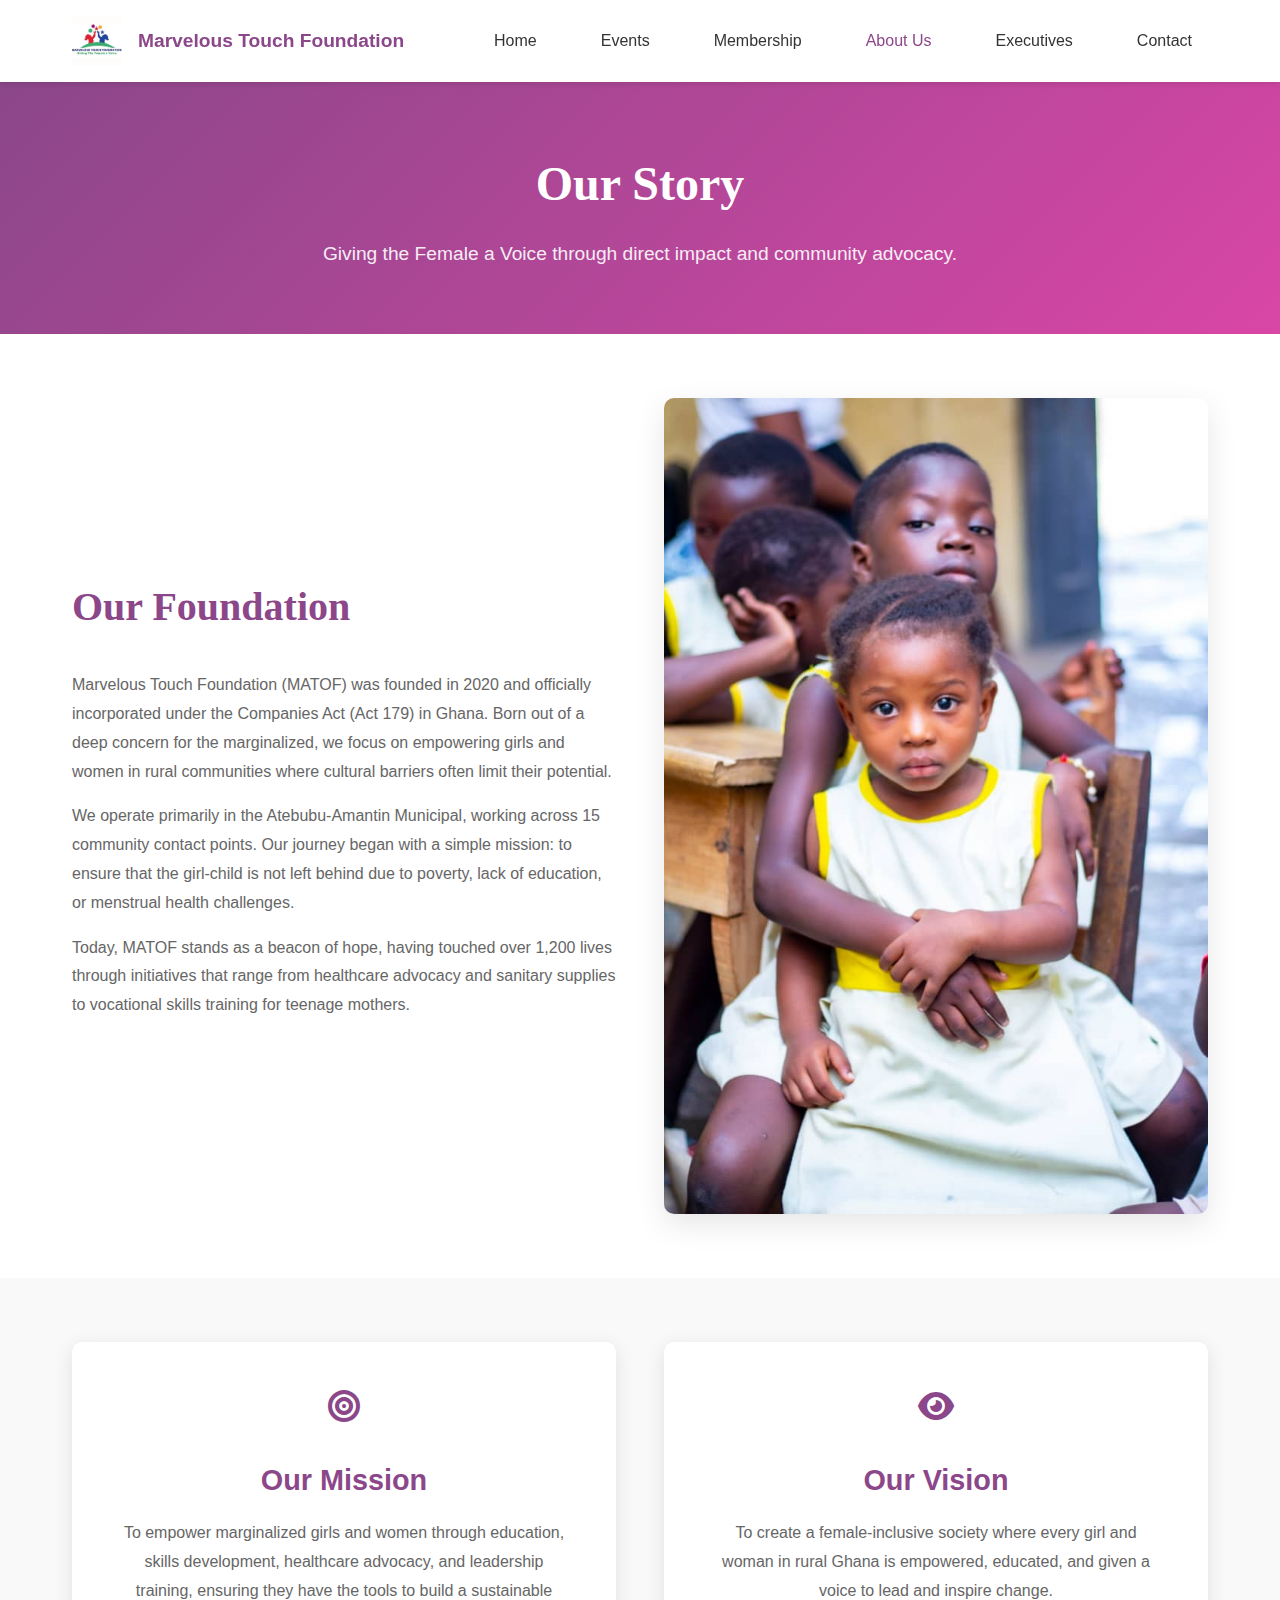
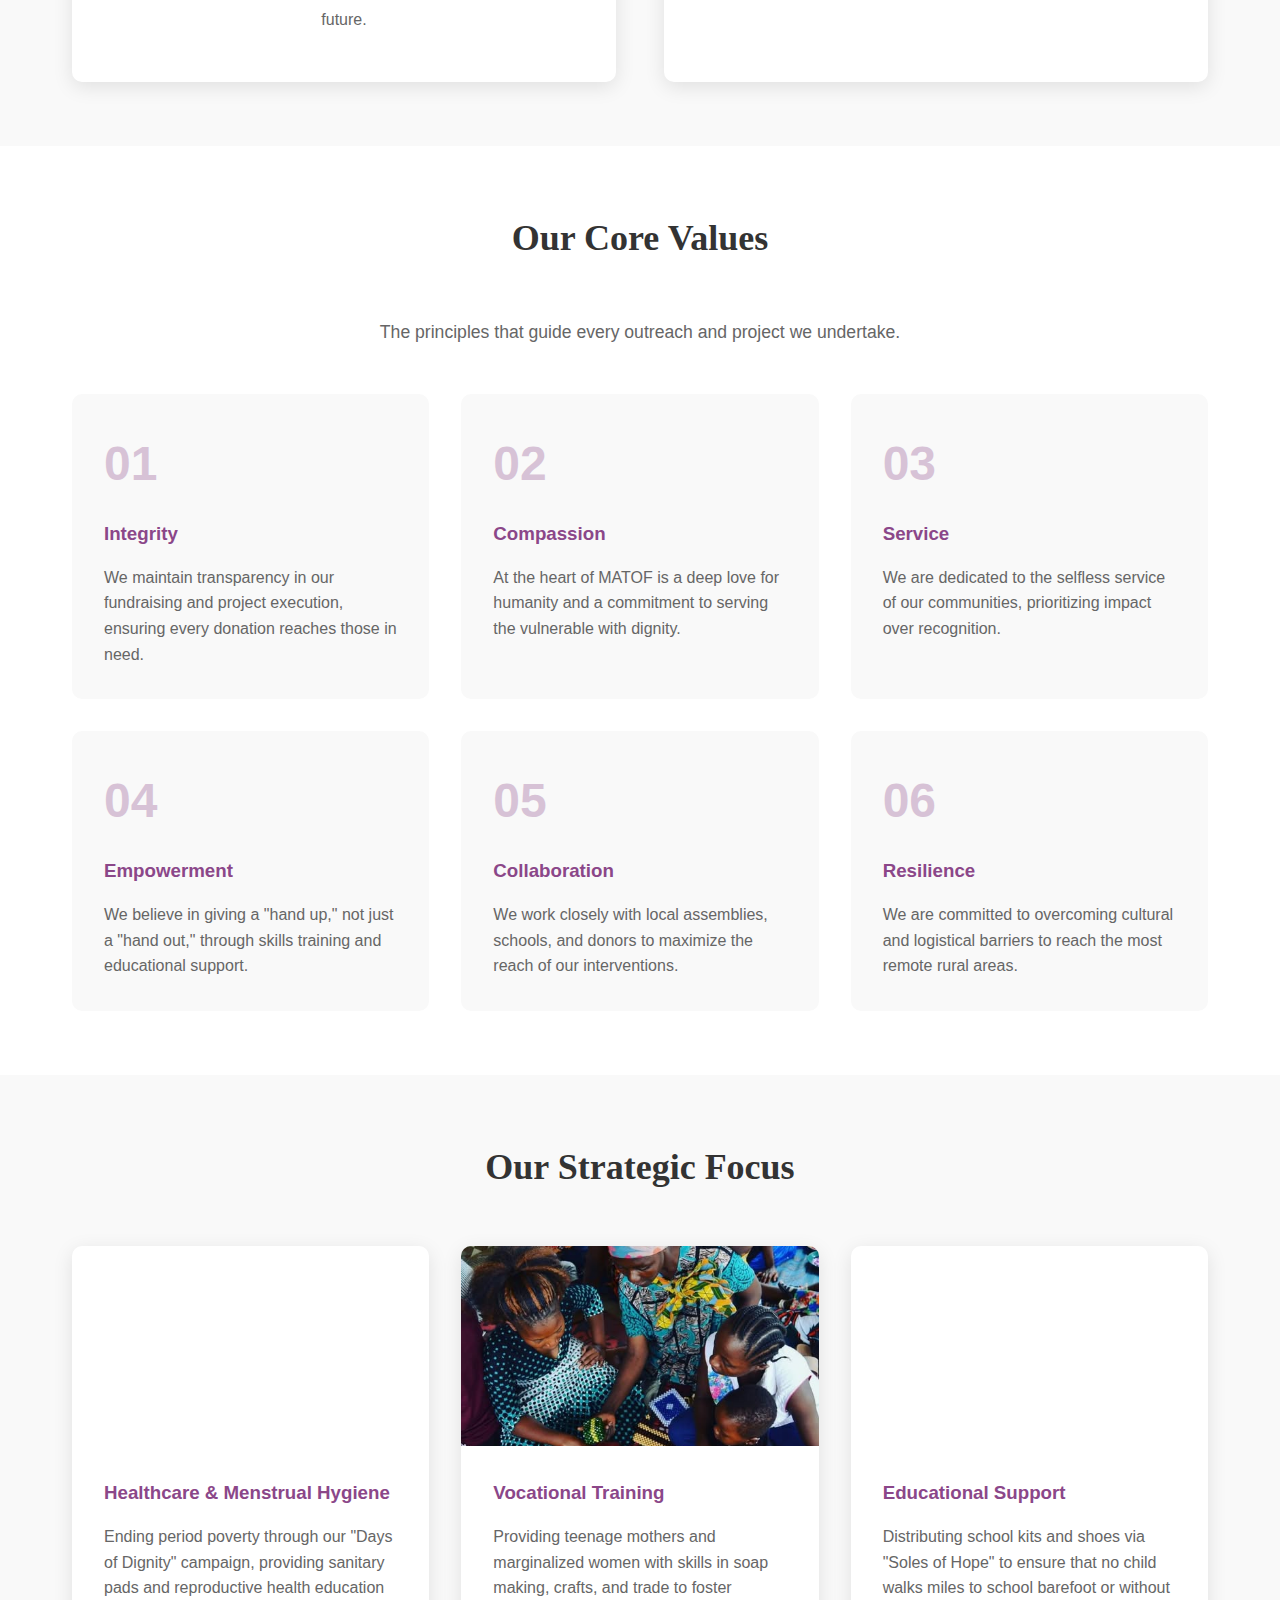
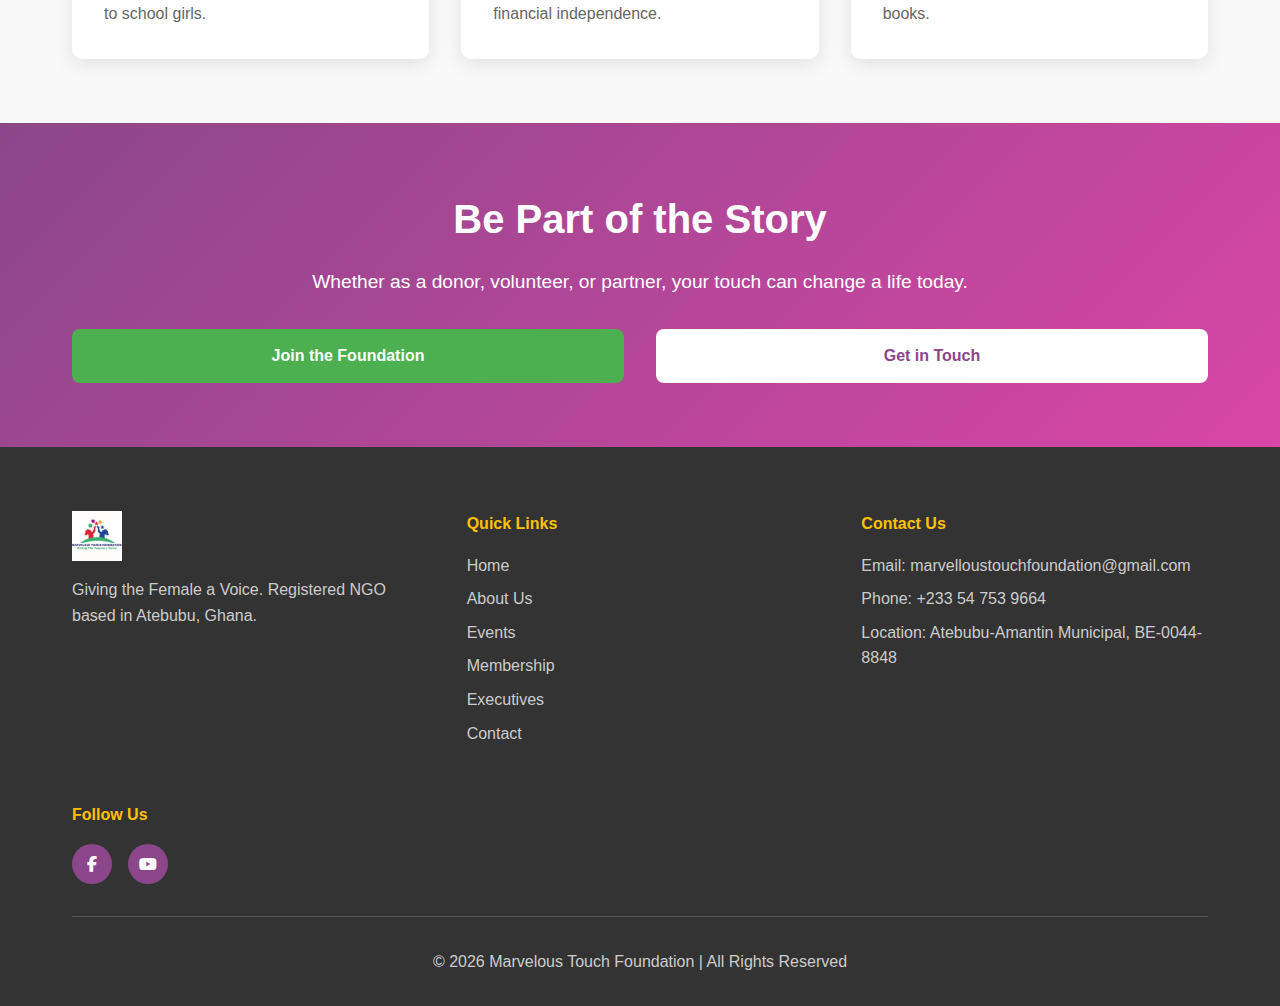
<file: about.html>
<!DOCTYPE html>
<html lang="en">

<head>
    <meta charset="UTF-8">
    <meta name="viewport" content="width=device-width, initial-scale=1.0">
    <meta name="description"
        content="Marvelous Touch Foundation empowers marginalized girls and women in rural Ghana through education, skills training, healthcare access, and advocacy. Join us in giving females a voice since 2020.">
    <meta name="keywords"
        content="women empowerment Ghana, girls education Ghana, rural development, NGO Ghana, female empowerment, Atebubu-Amantin, women skills training, teenage mothers support, menstrual hygiene, Ghana charity">
    <meta name="author" content="Marvelous Touch Foundation">
    <meta name="robots" content="index, follow">
    
    <!-- Open Graph / Facebook -->
    <meta property="og:type" content="website">
    <meta property="og:url" content="https://marveloustouchfoundation.com/">
    <meta property="og:title" content="Marvelous Touch Foundation - Giving the Female a Voice in Rural Ghana">
    <meta property="og:description"
        content="Empowering marginalized girls and women through education, skills development, and advocacy. Over 1,200 females reached across 15 communities.">
    <meta property="og:image" content="https://marveloustouchfoundation.com/images/logo.jpeg">
    
    <!-- Twitter -->
    <meta property="twitter:card" content="summary_large_image">
    <meta property="twitter:url" content="https://marveloustouchfoundation.com/">
    <meta property="twitter:title" content="Marvelous Touch Foundation - Giving the Female a Voice">
    <meta property="twitter:description"
        content="Empowering marginalized girls and women in rural Ghana through education, skills training, and advocacy since 2020.">
    <meta property="twitter:image" content="https://marveloustouchfoundation.com/images/logo.jpeg">
    
    <!-- Canonical URL -->
    <link rel="canonical" href="https://marveloustouchfoundation.com/">
    <title>About Us - Marvelous Touch Foundation</title>
        <link rel="icon" type="image/png" href="https://marveloustouchfoundation.com/images/favicon.png">

    <link rel="stylesheet" href="styles.css">

    <!-- Schema.org Structured Data -->
    <script type="application/ld+json">
        {
          "@context": "https://schema.org",
          "@type": "Organization",
          "name": "Marvelous Touch Foundation",
          "alternateName": "MATOF",
          "url": "https://marveloustouchfoundation.com",
          "logo": "https://marveloustouchfoundation.com/images/logo.jpeg",
          "description": "Empowering marginalized girls and women in rural Ghana through education, skills training, healthcare access, and advocacy since 2020.",
          "foundingDate": "2020",
          "email": "marvelloustouchfoundation@gmail.com",
          "telephone": "+233547539664",
          "address": {
            "@type": "PostalAddress",
            "addressLocality": "Atebubu-Amantin Municipal",
            "addressCountry": "GH"
          },
          "sameAs": [
            "https://web.facebook.com/profile.php?id=61555293811873",
            "https://www.youtube.com/@MarvelousTouchFoundation-x6l"
          ],
          "areaServed": {
            "@type": "Place",
            "name": "Ghana"
          }
        }
        </script>
</head>

<body>
    <a class="skip-link" href="#main-content">Skip to main content</a>
    <header class="header">
        <div class="container">
            <div class="logo">
                <img src="images/logo.jpeg" alt="Marvelous Touch Foundation Logo" decoding="async">
                <span class="logo-text">Marvelous Touch Foundation</span>
            </div>
            <nav class="nav" aria-label="Primary">
                <ul class="nav-menu" id="primary-navigation">
                    <li><a href="index.html">Home</a></li>
                    <li><a href="events.html">Events</a></li>
                    <li><a href="membership.html">Membership</a></li>
                    <li><a href="about.html" class="active" aria-current="page">About Us</a></li>
                    <li><a href="executives.html">Executives</a></li>
                    <li><a href="contact.html">Contact</a></li>
                </ul>
                <button class="mobile-menu-toggle" type="button" aria-label="Open menu" aria-expanded="false"
                    aria-controls="primary-navigation">
                    <span></span>
                    <span></span>
                    <span></span>
                </button>
            </nav>
        </div>
    </header>

    <main id="main-content" tabindex="-1">
    <section class="page-header">
        <div class="container">
            <h1>Our Story</h1>
            <p>Giving the Female a Voice through direct impact and community advocacy.</p>
        </div>
    </section>

    <section class="about-story">
        <div class="container">
            <div class="story-content">
                <div class="story-text">
                    <h2>Our Foundation</h2>
                    <p>Marvelous Touch Foundation (MATOF) was founded in 2020 and officially incorporated under the
                        Companies Act (Act 179) in Ghana. Born out of a deep concern for the marginalized, we focus on
                        empowering girls and women in rural communities where cultural barriers often limit their
                        potential.</p>
                    <p>We operate primarily in the Atebubu-Amantin Municipal, working across 15 community contact
                        points. Our journey began with a simple mission: to ensure that the girl-child is not left
                        behind due to poverty, lack of education, or menstrual health challenges.</p>
                    <p>Today, MATOF stands as a beacon of hope, having touched over 1,200 lives through initiatives that
                        range from healthcare advocacy and sanitary supplies to vocational skills training for teenage
                        mothers.</p>
                </div>
                <div class="story-image">
                    <img src="images/community_outreach.jfif" alt="MATOF Community Outreach" loading="lazy" decoding="async">
                </div>
            </div>
        </div>
    </section>

    <section class="mission-vision">
        <div class="container">
            <div class="mv-grid">
                <div class="mv-card">
                    <div class="mv-icon">
                        <i class="fas fa-bullseye" style="font-size: 2rem; color: var(--primary-color);"></i>
                    </div>
                    <h3>Our Mission</h3>
                    <p>To empower marginalized girls and women through education, skills development, healthcare
                        advocacy, and leadership training, ensuring they have the tools to build a sustainable future.
                    </p>
                </div>
                <div class="mv-card">
                    <div class="mv-icon">
                        <i class="fas fa-eye" style="font-size: 2rem; color: var(--primary-color);"></i>
                    </div>
                    <h3>Our Vision</h3>
                    <p>To create a female-inclusive society where every girl and woman in rural Ghana is empowered,
                        educated, and given a voice to lead and inspire change.</p>
                </div>
            </div>
        </div>
    </section>

    <section class="core-values">
        <div class="container">
            <h2 class="section-title">Our Core Values</h2>
            <p class="section-subtitle">The principles that guide every outreach and project we undertake.</p>

            <div class="values-grid">
                <div class="value-card">
                    <div class="value-number">01</div>
                    <h3>Integrity</h3>
                    <p>We maintain transparency in our fundraising and project execution, ensuring every donation
                        reaches those in need.</p>
                </div>
                <div class="value-card">
                    <div class="value-number">02</div>
                    <h3>Compassion</h3>
                    <p>At the heart of MATOF is a deep love for humanity and a commitment to serving the vulnerable with
                        dignity.</p>
                </div>
                <div class="value-card">
                    <div class="value-number">03</div>
                    <h3>Service</h3>
                    <p>We are dedicated to the selfless service of our communities, prioritizing impact over
                        recognition.</p>
                </div>
                <div class="value-card">
                    <div class="value-number">04</div>
                    <h3>Empowerment</h3>
                    <p>We believe in giving a "hand up," not just a "hand out," through skills training and educational
                        support.</p>
                </div>
                <div class="value-card">
                    <div class="value-number">05</div>
                    <h3>Collaboration</h3>
                    <p>We work closely with local assemblies, schools, and donors to maximize the reach of our
                        interventions.</p>
                </div>
                <div class="value-card">
                    <div class="value-number">06</div>
                    <h3>Resilience</h3>
                    <p>We are committed to overcoming cultural and logistical barriers to reach the most remote rural
                        areas.</p>
                </div>
            </div>
        </div>
    </section>

    <section class="what-we-do">
        <div class="container">
            <h2 class="section-title">Our Strategic Focus</h2>
            <div class="wwd-grid">
                <div class="wwd-card">
                    <img src="images/menstrual_hygiene.jfif" alt="Healthcare Advocacy" loading="lazy" decoding="async">
                    <div class="wwd-content">
                        <h3>Healthcare & Menstrual Hygiene</h3>
                        <p>Ending period poverty through our "Days of Dignity" campaign, providing sanitary pads and
                            reproductive health education to school girls.</p>
                    </div>
                </div>
                <div class="wwd-card">
                    <img src="images/vocational_training.jpg" alt="Skills Training" loading="lazy" decoding="async">
                    <div class="wwd-content">
                        <h3>Vocational Training</h3>
                        <p>Providing teenage mothers and marginalized women with skills in soap making, crafts, and
                            trade to foster financial independence.</p>
                    </div>
                </div>
                <div class="wwd-card">
                    <img src="images/soles_of_hope.jfif" alt="Advocacy" loading="lazy" decoding="async">
                    <div class="wwd-content">
                        <h3>Educational Support</h3>
                        <p>Distributing school kits and shoes via "Soles of Hope" to ensure that no child walks miles to
                            school barefoot or without books.</p>
                    </div>
                </div>
            </div>
        </div>
    </section>

    <section class="cta-section">
        <div class="container">
            <h2>Be Part of the Story</h2>
            <p>Whether as a donor, volunteer, or partner, your touch can change a life today.</p>
            <div class="cta-buttons">
                <a href="membership.html" class="btn btn-primary">Join the Foundation</a>
                <a href="contact.html" class="btn btn-secondary">Get in Touch</a>
            </div>
        </div>
    </section>

    </main>

    <footer class="footer">
        <div class="container">
            <div class="footer-content">
                <div class="footer-about">
                    <img src="images/logo.jpeg" alt="Marvelous Touch Foundation" decoding="async">
                    <p>Giving the Female a Voice. Registered NGO based in Atebubu, Ghana.</p>
                </div>
                <div class="footer-links">
                    <h4>Quick Links</h4>
                    <ul>
                        <li><a href="index.html">Home</a></li>
                        <li><a href="about.html">About Us</a></li>
                        <li><a href="events.html">Events</a></li>
                        <li><a href="membership.html">Membership</a></li>
                        <li><a href="executives.html">Executives</a></li>
                        <li><a href="contact.html">Contact</a></li>
                    </ul>
                </div>
                <div class="footer-contact">
                    <h4>Contact Us</h4>
                    <p>Email: marvelloustouchfoundation@gmail.com</p>
                    <p>Phone: +233 54 753 9664</p>
                    <p>Location: Atebubu-Amantin Municipal, BE-0044-8848</p>
                </div>
                <div class="footer-social">
                    <h4>Follow Us</h4>
                    <div class="social-icons">
                        <a href="https://web.facebook.com/profile.php?id=61555293811873" target="_blank" rel="noopener noreferrer"><i
                                class="fab fa-facebook-f"></i></a>
                        <a href="https://www.youtube.com/@MarvelousTouchFoundation-x6l" target="_blank" rel="noopener noreferrer"><i
                                class="fab fa-youtube"></i></a>
                    </div>
                </div>
            </div>
            <div class="footer-bottom">
                <p>&copy; 2026 Marvelous Touch Foundation | All Rights Reserved</p>
            </div>
        </div>
    </footer>

    <link rel="stylesheet" href="https://cdnjs.cloudflare.com/ajax/libs/font-awesome/6.4.0/css/all.min.css">
    <script src="scripts.js" defer></script>
</body>

</html>
</file>
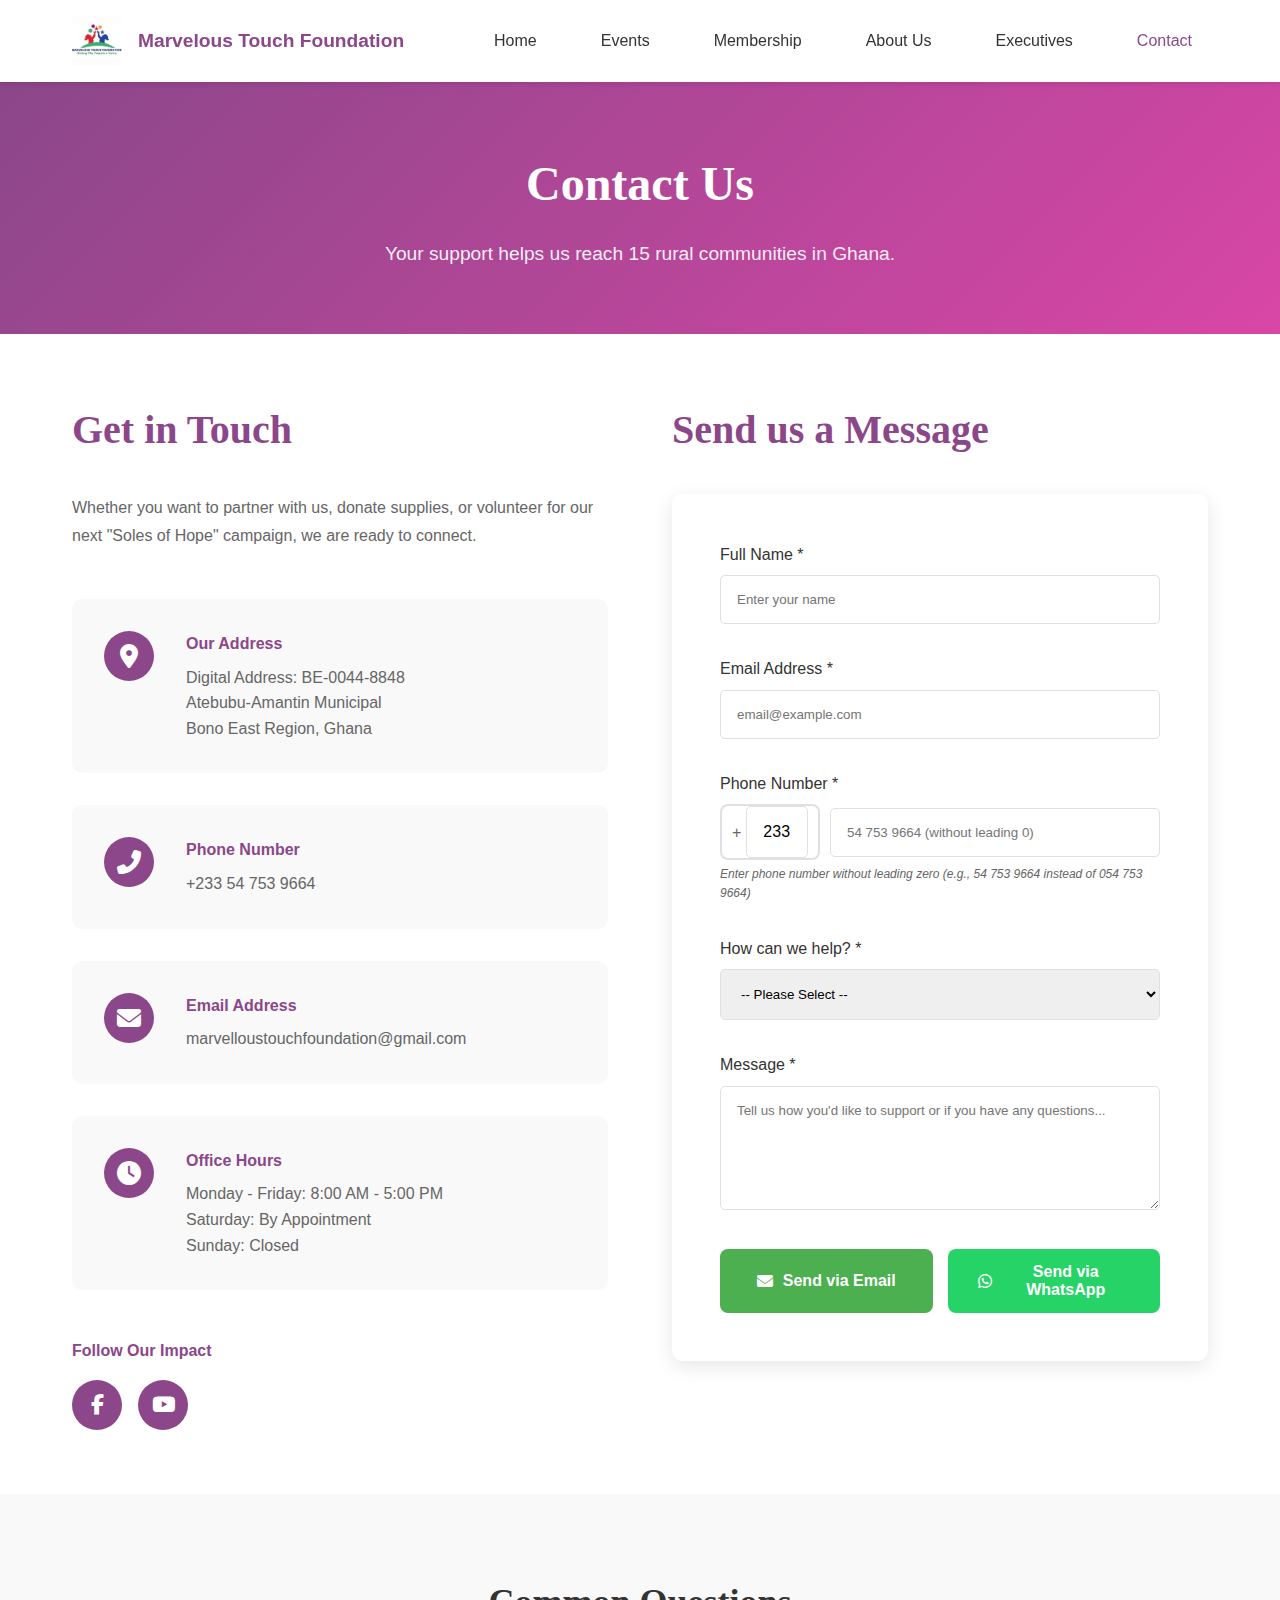
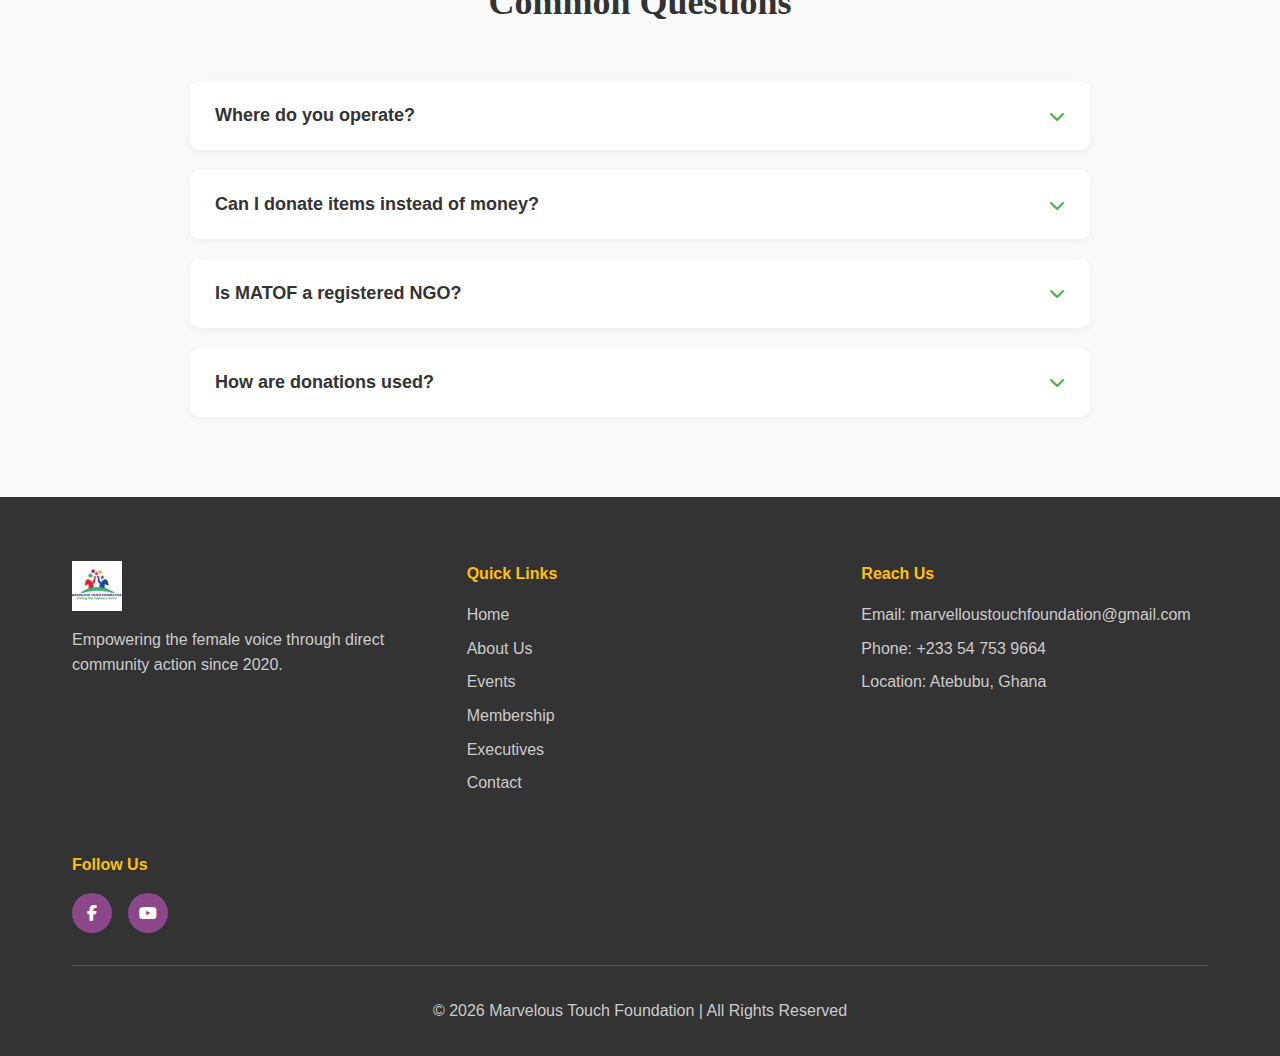
<file: contact.html>
<!DOCTYPE html>
<html lang="en">

<head>
    <meta charset="UTF-8">
    <meta name="viewport" content="width=device-width, initial-scale=1.0">
    <meta name="description"
        content="Marvelous Touch Foundation empowers marginalized girls and women in rural Ghana through education, skills training, healthcare access, and advocacy. Join us in giving females a voice since 2020.">
    <meta name="keywords"
        content="women empowerment Ghana, girls education Ghana, rural development, NGO Ghana, female empowerment, Atebubu-Amantin, women skills training, teenage mothers support, menstrual hygiene, Ghana charity">
    <meta name="author" content="Marvelous Touch Foundation">
    <meta name="robots" content="index, follow">
    
    <!-- Open Graph / Facebook -->
    <meta property="og:type" content="website">
    <meta property="og:url" content="https://marveloustouchfoundation.com/">
    <meta property="og:title" content="Marvelous Touch Foundation - Giving the Female a Voice in Rural Ghana">
    <meta property="og:description"
        content="Empowering marginalized girls and women through education, skills development, and advocacy. Over 1,200 females reached across 15 communities.">
    <meta property="og:image" content="https://marveloustouchfoundation.com/images/logo.jpeg">
    
    <!-- Twitter -->
    <meta property="twitter:card" content="summary_large_image">
    <meta property="twitter:url" content="https://marveloustouchfoundation.com/">
    <meta property="twitter:title" content="Marvelous Touch Foundation - Giving the Female a Voice">
    <meta property="twitter:description"
        content="Empowering marginalized girls and women in rural Ghana through education, skills training, and advocacy since 2020.">
    <meta property="twitter:image" content="https://marveloustouchfoundation.com/images/logo.jpeg">
    
    <!-- Canonical URL -->
    <link rel="canonical" href="https://marveloustouchfoundation.com/">
    <title>Contact Us - Marvelous Touch Foundation</title>
    <link rel="icon" type="image/png" href="https://marveloustouchfoundation.com/images/favicon.png">
    <link rel="stylesheet" href="styles.css">

    <!-- Schema.org Structured Data -->
    <script type="application/ld+json">
        {
          "@context": "https://schema.org",
          "@type": "Organization",
          "name": "Marvelous Touch Foundation",
          "alternateName": "MATOF",
          "url": "https://marveloustouchfoundation.com",
          "logo": "https://marveloustouchfoundation.com/images/logo.jpeg",
          "description": "Empowering marginalized girls and women in rural Ghana through education, skills training, healthcare access, and advocacy since 2020.",
          "foundingDate": "2020",
          "email": "marvelloustouchfoundation@gmail.com",
          "telephone": "+233547539664",
          "address": {
            "@type": "PostalAddress",
            "addressLocality": "Atebubu-Amantin Municipal",
            "addressCountry": "GH"
          },
          "sameAs": [
            "https://web.facebook.com/profile.php?id=61555293811873",
            "https://www.youtube.com/@MarvelousTouchFoundation-x6l"
          ],
          "areaServed": {
            "@type": "Place",
            "name": "Ghana"
          }
        }
        </script>
</head>

<body>
    <header class="header">
        <div class="container">
            <div class="logo">
                <img src="images/logo.jpeg" alt="Marvelous Touch Foundation Logo" decoding="async">
                <span class="logo-text">Marvelous Touch Foundation</span>
            </div>
            <nav class="nav">
                <ul class="nav-menu">
                    <li><a href="index.html">Home</a></li>
                    <li><a href="events.html">Events</a></li>
                    <li><a href="membership.html">Membership</a></li>
                    <li><a href="about.html">About Us</a></li>
                    <li><a href="executives.html">Executives</a></li>
                    <li><a href="contact.html" class="active">Contact</a></li>
                </ul>
                <button class="mobile-menu-toggle">
                    <span></span>
                    <span></span>
                    <span></span>
                </button>
            </nav>
        </div>
    </header>

    <section class="page-header">
        <div class="container">
            <h1>Contact Us</h1>
            <p>Your support helps us reach 15 rural communities in Ghana.</p>
        </div>
    </section>

    <section class="contact-section">
        <div class="container">
            <div class="contact-wrapper">
                <div class="contact-info">
                    <h2>Get in Touch</h2>
                    <p>Whether you want to partner with us, donate supplies, or volunteer for our next "Soles of Hope"
                        campaign, we are ready to connect.</p>

                    <div class="contact-details">
                        <div class="contact-item">
                            <div class="contact-icon">
                                <i class="fas fa-map-marker-alt"></i>
                            </div>
                            <div class="contact-text">
                                <h4>Our Address</h4>
                                <p>Digital Address: BE-0044-8848<br>Atebubu-Amantin Municipal<br>Bono East Region, Ghana
                                </p>
                            </div>
                        </div>

                        <div class="contact-item">
                            <div class="contact-icon">
                                <i class="fas fa-phone-alt"></i>
                            </div>
                            <div class="contact-text">
                                <h4>Phone Number</h4>
                                <p>+233 54 753 9664</p>
                            </div>
                        </div>

                        <div class="contact-item">
                            <div class="contact-icon">
                                <i class="fas fa-envelope"></i>
                            </div>
                            <div class="contact-text">
                                <h4>Email Address</h4>
                                <p>marvelloustouchfoundation@gmail.com</p>
                            </div>
                        </div>

                        <div class="contact-item">
                            <div class="contact-icon">
                                <i class="fas fa-clock"></i>
                            </div>
                            <div class="contact-text">
                                <h4>Office Hours</h4>
                                <p>Monday - Friday: 8:00 AM - 5:00 PM<br>Saturday: By Appointment<br>Sunday: Closed</p>
                            </div>
                        </div>
                    </div>

                    <div class="contact-social">
                        <h4>Follow Our Impact</h4>
                        <div class="social-icons-large">
                            <a href="https://web.facebook.com/profile.php?id=61555293811873" target="_blank"
                                rel="noopener noreferrer"><i class="fab fa-facebook-f"></i></a>
                            <a href="https://www.youtube.com/@MarvelousTouchFoundation-x6l" target="_blank"
                                rel="noopener noreferrer"><i class="fab fa-youtube"></i></a>
                        </div>
                    </div>
                </div>

                <div class="contact-form-wrapper">
                    <h2>Send us a Message</h2>
                    <form id="contactForm" class="contact-form" action="https://formspree.io/f/mvzbpgkj" method="POST">
                        <input type="hidden" name="_subject"
                            value="New Contact Form Submission - Marvelous Touch Foundation">

                        <div class="form-group">
                            <label for="name">Full Name *</label>
                            <input type="text" id="name" name="name" placeholder="Enter your name" required>
                        </div>

                        <div class="form-group">
                            <label for="email">Email Address *</label>
                            <input type="email" id="email" name="email" placeholder="email@example.com" required>
                        </div>

                        <div class="form-group">
                            <label for="phone">Phone Number *</label>
                            <div class="phone-input-group">
                                <div class="country-code-wrapper">
                                    <span class="country-code-prefix">+</span>
                                    <input type="text" id="countryCode" name="countryCode" class="country-code-input"
                                        placeholder="233" value="233" maxlength="4">
                                </div>
                                <input type="tel" id="phone" name="phone" placeholder="54 753 9664 (without leading 0)"
                                    required>
                            </div>
                            <small class="phone-hint">Enter phone number without leading zero (e.g., 54 753 9664 instead
                                of 054 753 9664)</small>
                        </div>

                        <div class="form-group">
                            <label for="category">How can we help? *</label>
                            <select id="category" name="category" required>
                                <option value="">-- Please Select --</option>
                                <option value="general">General Inquiry</option>
                                <option value="donation">Donate (Soles of Hope/Sanitary Pads)</option>
                                <option value="membership">Become a Member</option>
                                <option value="partnership">Corporate Partnership</option>
                                <option value="volunteer">Volunteer for Outreach</option>
                            </select>
                        </div>

                        <div class="form-group">
                            <label for="message">Message *</label>
                            <textarea id="message" name="message" rows="6"
                                placeholder="Tell us how you'd like to support or if you have any questions..."
                                required></textarea>
                        </div>

                        <div class="form-submit-buttons">
                            <button type="submit" class="btn btn-primary">
                                <i class="fas fa-envelope"></i> Send via Email
                            </button>
                            <button type="button" id="whatsappSubmit" class="btn btn-whatsapp">
                                <i class="fab fa-whatsapp"></i> Send via WhatsApp
                            </button>
                        </div>

                        <!-- Formspree hidden fields -->
                        <input type="hidden" name="_format" value="plain">
                        <input type="text" name="_gotcha" style="display:none">
                    </form>
                </div>
            </div>
        </div>
    </section>

    <section class="faq-section">
        <div class="container">
            <h2 class="section-title">Common Questions</h2>
            <div class="faq-grid">
                <div class="faq-item">
                    <div class="faq-question">
                        <h4>Where do you operate?</h4>
                        <i class="fas fa-chevron-down"></i>
                    </div>
                    <div class="faq-answer">
                        <p>We are based in the Atebubu-Amantin Municipal and currently support 15 contact communities
                            across the Bono East Region of Ghana.</p>
                    </div>
                </div>

                <div class="faq-item">
                    <div class="faq-question">
                        <h4>Can I donate items instead of money?</h4>
                        <i class="fas fa-chevron-down"></i>
                    </div>
                    <div class="faq-answer">
                        <p>Yes! We actively seek donations of sanitary pads for our "Days of Dignity" project, school
                            bags, and shoes (Soles of Hope) for rural children.</p>
                    </div>
                </div>

                <div class="faq-item">
                    <div class="faq-question">
                        <h4>Is MATOF a registered NGO?</h4>
                        <i class="fas fa-chevron-down"></i>
                    </div>
                    <div class="faq-answer">
                        <p>Yes, we are registered under the Companies Act (Act 179) and authorized to operate as a
                            non-profit foundation in Ghana.</p>
                    </div>
                </div>

                <div class="faq-item">
                    <div class="faq-question">
                        <h4>How are donations used?</h4>
                        <i class="fas fa-chevron-down"></i>
                    </div>
                    <div class="faq-answer">
                        <p>100% of individual donations go directly toward project logistics, such as purchasing
                            supplies and transporting volunteers to remote rural areas.</p>
                    </div>
                </div>
            </div>
        </div>
    </section>

    <footer class="footer">
        <div class="container">
            <div class="footer-content">
                <div class="footer-about">
                    <img src="images/logo.jpeg" alt="Marvelous Touch Foundation" decoding="async">
                    <p>Empowering the female voice through direct community action since 2020.</p>
                </div>
                <div class="footer-links">
                    <h4>Quick Links</h4>
                    <ul>
                        <li><a href="index.html">Home</a></li>
                        <li><a href="about.html">About Us</a></li>
                        <li><a href="events.html">Events</a></li>
                        <li><a href="membership.html">Membership</a></li>
                        <li><a href="executives.html">Executives</a></li>
                        <li><a href="contact.html">Contact</a></li>
                    </ul>
                </div>
                <div class="footer-contact">
                    <h4>Reach Us</h4>
                    <p>Email: marvelloustouchfoundation@gmail.com</p>
                    <p>Phone: +233 54 753 9664</p>
                    <p>Location: Atebubu, Ghana</p>
                </div>
                <div class="footer-social">
                    <h4>Follow Us</h4>
                    <div class="social-icons">
                        <a href="https://web.facebook.com/profile.php?id=61555293811873" target="_blank"
                            rel="noopener noreferrer"><i class="fab fa-facebook-f"></i></a>
                        <a href="https://www.youtube.com/@MarvelousTouchFoundation-x6l" target="_blank"
                            rel="noopener noreferrer"><i class="fab fa-youtube"></i></a>
                    </div>
                </div>
            </div>
            <div class="footer-bottom">
                <p>&copy; 2026 Marvelous Touch Foundation | All Rights Reserved</p>
            </div>
        </div>
    </footer>

    <link rel="stylesheet" href="https://cdnjs.cloudflare.com/ajax/libs/font-awesome/6.4.0/css/all.min.css">

    <!-- IMPORTANT: Use contact-form-only.js instead of scripts.js to avoid conflicts -->
    <script src="contact-form-only.js" defer></script>
</body>

</html>
</file>
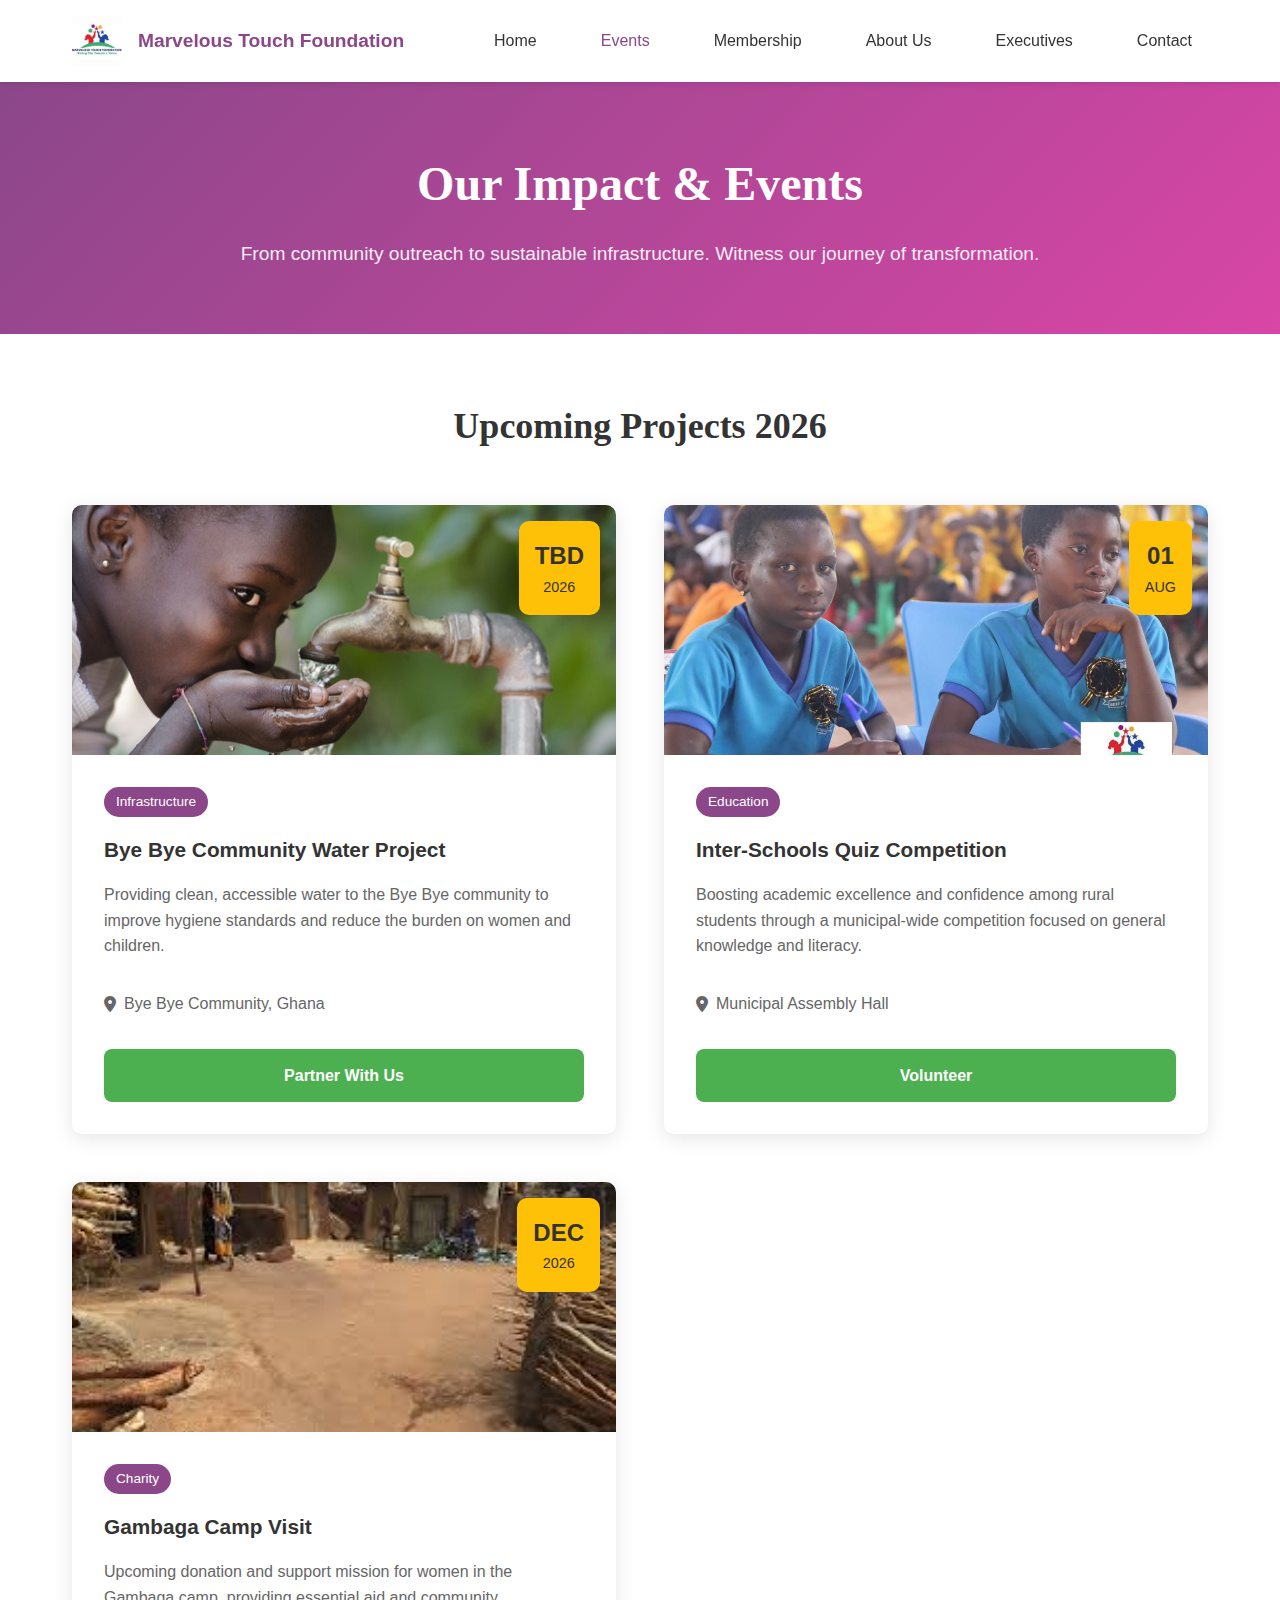
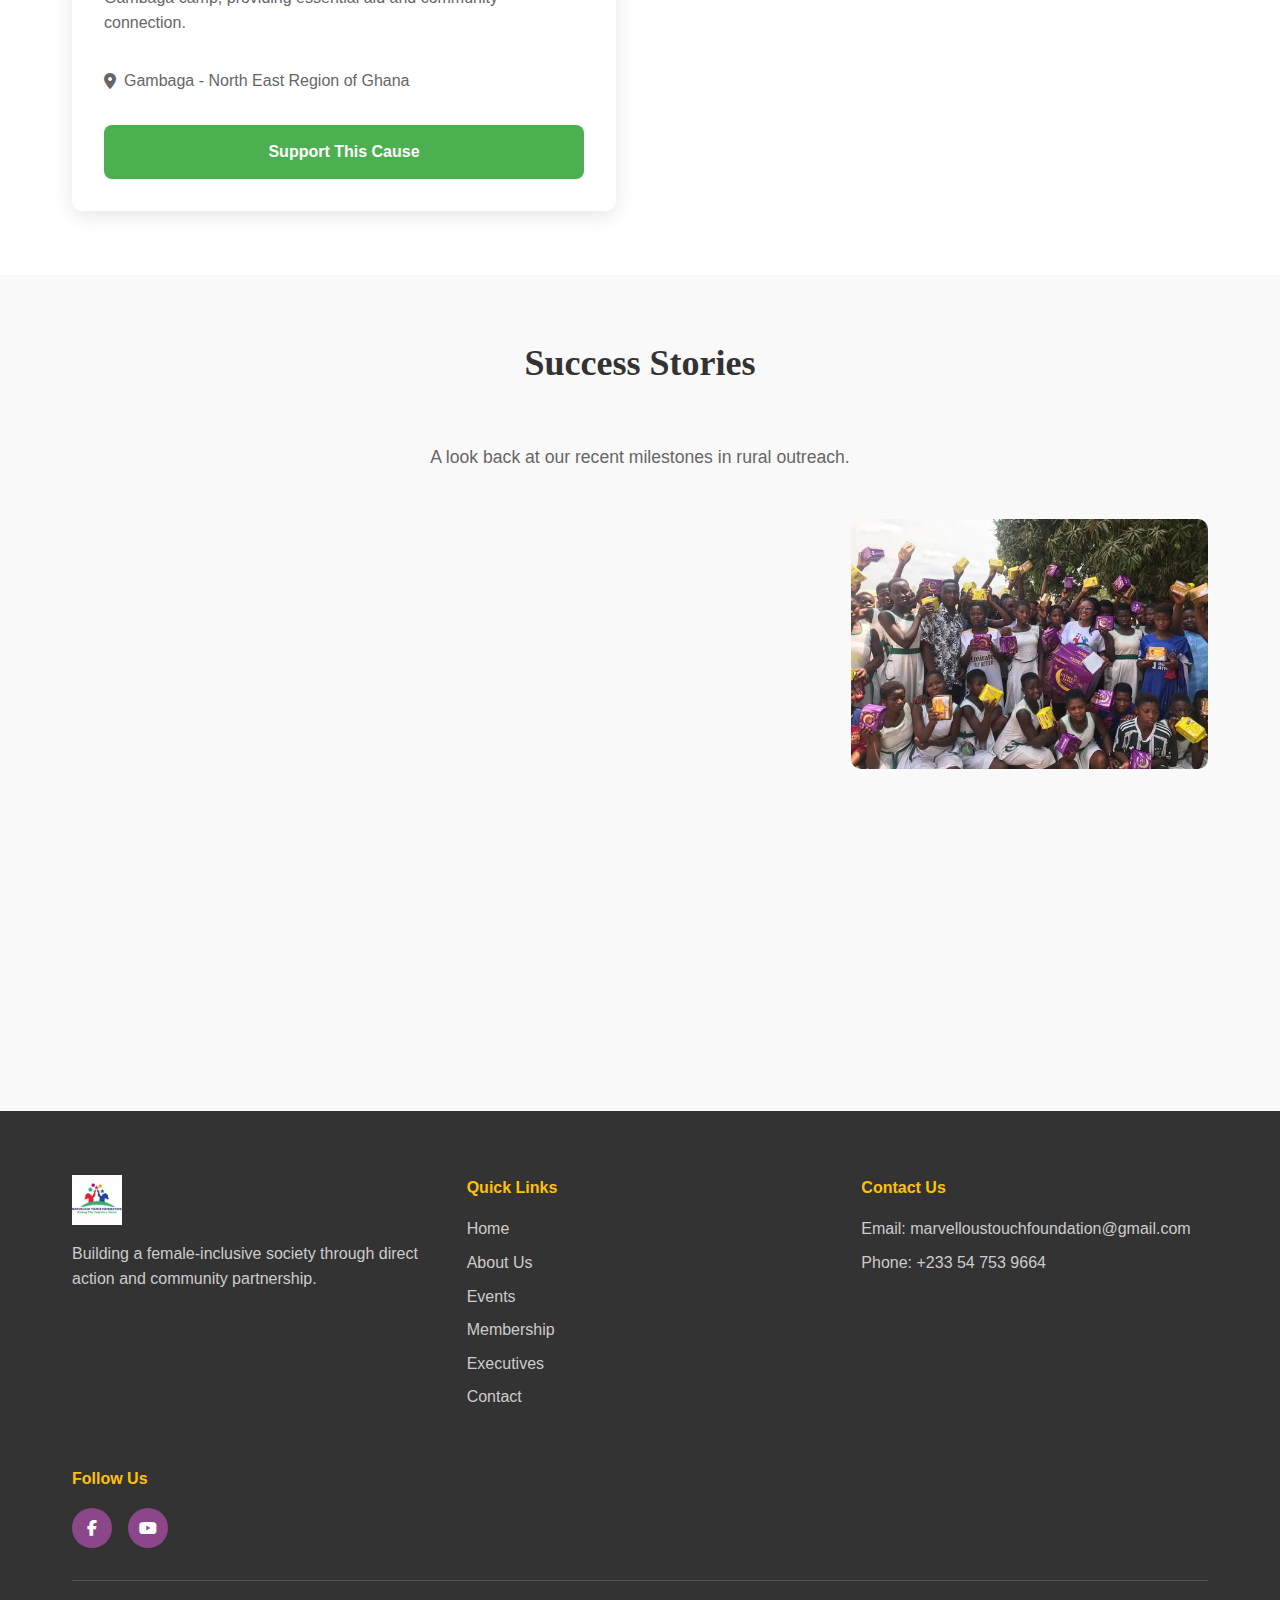
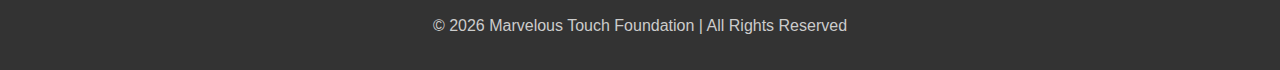
<file: events.html>
<!DOCTYPE html>
<html lang="en">

<head>
    <meta charset="UTF-8">
    <meta name="viewport" content="width=device-width, initial-scale=1.0">
    <meta name="description"
        content="Marvelous Touch Foundation empowers marginalized girls and women in rural Ghana through education, skills training, healthcare access, and advocacy. Join us in giving females a voice since 2020.">
    <meta name="keywords"
        content="women empowerment Ghana, girls education Ghana, rural development, NGO Ghana, female empowerment, Atebubu-Amantin, women skills training, teenage mothers support, menstrual hygiene, Ghana charity">
    <meta name="author" content="Marvelous Touch Foundation">
    <meta name="robots" content="index, follow">
    
    <!-- Open Graph / Facebook -->
    <meta property="og:type" content="website">
    <meta property="og:url" content="https://marveloustouchfoundation.com/">
    <meta property="og:title" content="Marvelous Touch Foundation - Giving the Female a Voice in Rural Ghana">
    <meta property="og:description"
        content="Empowering marginalized girls and women through education, skills development, and advocacy. Over 1,200 females reached across 15 communities.">
    <meta property="og:image" content="https://marveloustouchfoundation.com/images/logo.jpeg">
    
    <!-- Twitter -->
    <meta property="twitter:card" content="summary_large_image">
    <meta property="twitter:url" content="https://marveloustouchfoundation.com/">
    <meta property="twitter:title" content="Marvelous Touch Foundation - Giving the Female a Voice">
    <meta property="twitter:description"
        content="Empowering marginalized girls and women in rural Ghana through education, skills training, and advocacy since 2020.">
    <meta property="twitter:image" content="https://marveloustouchfoundation.com/images/logo.jpeg">
    
    <!-- Canonical URL -->
    <link rel="canonical" href="https://marveloustouchfoundation.com/">
    <title>Events - Marvelous Touch Foundation</title>
    <link rel="icon" type="image/png" href="https://marveloustouchfoundation.com/images/favicon.png">
    <link rel="stylesheet" href="styles.css">

    <!-- Schema.org Structured Data -->
    <script type="application/ld+json">
        {
          "@context": "https://schema.org",
          "@type": "Organization",
          "name": "Marvelous Touch Foundation",
          "alternateName": "MATOF",
          "url": "https://marveloustouchfoundation.com",
          "logo": "https://marveloustouchfoundation.com/images/logo.jpeg",
          "description": "Empowering marginalized girls and women in rural Ghana through education, skills training, healthcare access, and advocacy since 2020.",
          "foundingDate": "2020",
          "email": "marvelloustouchfoundation@gmail.com",
          "telephone": "+233547539664",
          "address": {
            "@type": "PostalAddress",
            "addressLocality": "Atebubu-Amantin Municipal",
            "addressCountry": "GH"
          },
          "sameAs": [
            "https://web.facebook.com/profile.php?id=61555293811873",
            "https://www.youtube.com/@MarvelousTouchFoundation-x6l"
          ],
          "areaServed": {
            "@type": "Place",
            "name": "Ghana"
          }
        }
        </script>
</head>

<body>
    <header class="header">
        <div class="container">
            <div class="logo">
                <img src="images/logo.jpeg" alt="Marvelous Touch Foundation Logo" decoding="async">
                <span class="logo-text">Marvelous Touch Foundation</span>
            </div>
            <nav class="nav">
                <ul class="nav-menu">
                    <li><a href="index.html">Home</a></li>
                    <li><a href="events.html" class="active">Events</a></li>
                    <li><a href="membership.html">Membership</a></li>
                    <li><a href="about.html">About Us</a></li>
                    <li><a href="executives.html">Executives</a></li>
                    <li><a href="contact.html">Contact</a></li>
                </ul>
                <button class="mobile-menu-toggle">
                    <span></span>
                    <span></span>
                    <span></span>
                </button>
            </nav>
        </div>
    </header>

    <section class="page-header">
        <div class="container">
            <h1>Our Impact & Events</h1>
            <p>From community outreach to sustainable infrastructure. Witness our journey of transformation.</p>
        </div>
    </section>

    <section class="events-listing">
        <div class="container">
            <h2 class="section-title">Upcoming Projects 2026</h2>

            <div class="events-grid">
                <div class="event-card">
                    <div class="event-image">
                        <img src="images/water_project.jpg" alt="Water Project at Bye Bye community" loading="lazy" decoding="async">
                        <div class="event-date-badge">
                            <span class="date-day">TBD</span>
                            <span class="date-month">2026</span>
                        </div>
                    </div>
                    <div class="event-content">
                        <div class="event-meta">
                            <span class="event-category">Infrastructure</span>
                        </div>
                        <h3>Bye Bye Community Water Project</h3>
                        <p>Providing clean, accessible water to the Bye Bye community to improve hygiene standards and
                            reduce the burden on women and children.</p>
                        <div class="event-location">
                            <i class="fas fa-map-marker-alt"></i>
                            <span>Bye Bye Community, Ghana</span>
                        </div>
                        <a href="contact.html" class="btn btn-primary">Partner With Us</a>
                    </div>
                </div>

                <div class="event-card">
                    <div class="event-image">
                        <img src="images/inter_school.jpg" alt="Inter Schools quiz competition" loading="lazy" decoding="async">
                        <div class="event-date-badge">
                            <span class="date-day">01</span>
                            <span class="date-month">Aug</span>
                        </div>
                    </div>
                    <div class="event-content">
                        <div class="event-meta">
                            <span class="event-category">Education</span>
                        </div>
                        <h3>Inter-Schools Quiz Competition</h3>
                        <p>Boosting academic excellence and confidence among rural students through a municipal-wide
                            competition focused on general knowledge and literacy.</p>
                        <div class="event-location">
                            <i class="fas fa-map-marker-alt"></i>
                            <span>Municipal Assembly Hall</span>
                        </div>
                        <a href="contact.html" class="btn btn-primary">Volunteer</a>
                    </div>
                </div>

                <div class="event-card">
                    <div class="event-image">
                        <img src="images/gambaga.jfif" alt="Gambaga Outreach" loading="lazy" decoding="async">
                        <div class="event-date-badge">
                            <span class="date-day">DEC</span>
                            <span class="date-month">2026</span>
                        </div>
                    </div>
                    <div class="event-content">
                        <div class="event-meta">
                            <span class="event-category">Charity</span>
                        </div>
                        <h3>Gambaga Camp Visit</h3>
                        <p>Upcoming donation and support mission for women in the Gambaga camp, providing essential aid
                            and community connection.</p>
                        <div class="event-location">
                            <i class="fas fa-map-marker-alt"></i>
                            <span>Gambaga - North East Region of Ghana</span>
                        </div>
                        <a href="contact.html" class="btn btn-primary">Support This Cause</a>
                    </div>
                </div>
            </div>
        </div>
    </section>

    <section class="past-events" style="background-color: #f9f9f9; padding: 60px 0;">
        <div class="container">
            <h2 class="section-title">Success Stories</h2>
            <p class="section-subtitle">A look back at our recent milestones in rural outreach.</p>

            <div class="past-events-grid">
                <div class="past-event-card">
                    <img src="images/widows.jfif" alt="Love donation to widows" loading="lazy" decoding="async">
                    <div class="past-event-overlay">
                        <h3>Love Donation to Widows</h3>
                        <p>A heartwarming Valentine's outreach providing supplies to widows in Atebubu.</p>
                    </div>
                </div>

                <div class="past-event-card">
                    <img src="images/needy_girls_donation.jpg" alt="Donation to needy girls at Atebubu Anglican JHS" loading="lazy" decoding="async">
                    <div class="past-event-overlay">
                        <h3>Atebubu Anglican JHS Outreach</h3>
                        <p>Special donation of essentials to identified needy girls to support their education.</p>
                    </div>
                </div>

                <div class="past-event-card">
                    <img src="images/days_of_diginty.jpg" alt="Days of Dignity" loading="lazy" decoding="async">
                    <div class="past-event-overlay">
                        <h3>Days of Dignity</h3>
                        <p>Sanitary pad distribution at St. Martins and Kokofu JHS.</p>
                    </div>
                </div>

                <div class="past-event-card">
                    <img src="images/soles_of_hope.jfif" alt="Soles of Hope" loading="lazy" decoding="async">
                    <div class="past-event-overlay">
                        <h3>Soles of Hope</h3>
                        <p>250 pairs of shoes donated to rural children.</p>
                    </div>
                </div>

                <div class="past-event-card">
                    <img src="images/first_day_ready.jpg" alt="First Day Ready" loading="lazy" decoding="async">
                    <div class="past-event-overlay">
                        <h3>First Day Ready</h3>
                        <p>Stationery & school kit distribution.</p>
                    </div>
                </div>
            </div>
        </div>
    </section>

    <footer class="footer">
        <div class="container">
            <div class="footer-content">
                <div class="footer-about">
                    <img src="images/logo.jpeg" alt="Marvelous Touch Foundation" decoding="async">
                    <p>Building a female-inclusive society through direct action and community partnership.</p>
                </div>
                <div class="footer-links">
                    <h4>Quick Links</h4>
                    <ul>
                        <li><a href="index.html">Home</a></li>
                        <li><a href="about.html">About Us</a></li>
                        <li><a href="events.html">Events</a></li>
                        <li><a href="membership.html">Membership</a></li>
                        <li><a href="executives.html">Executives</a></li>
                        <li><a href="contact.html">Contact</a></li>
                    </ul>
                </div>
                <div class="footer-contact">
                    <h4>Contact Us</h4>
                    <p>Email: marvelloustouchfoundation@gmail.com</p>
                    <p>Phone: +233 54 753 9664</p>
                </div>
                <div class="footer-social">
                    <h4>Follow Us</h4>
                    <div class="social-icons">
                        <a href="https://web.facebook.com/profile.php?id=61555293811873" target="_blank"
                            rel="noopener noreferrer"><i class="fab fa-facebook-f"></i></a>
                        <a href="https://www.youtube.com/@MarvelousTouchFoundation-x6l" target="_blank"
                            rel="noopener noreferrer"><i class="fab fa-youtube"></i></a>
                    </div>
                </div>
            </div>
            <div class="footer-bottom">
                <p>&copy; 2026 Marvelous Touch Foundation | All Rights Reserved</p>
            </div>
        </div>
    </footer>

    <link rel="stylesheet" href="https://cdnjs.cloudflare.com/ajax/libs/font-awesome/6.4.0/css/all.min.css">
    <script src="scripts.js" defer></script>
</body>

</html>
</file>
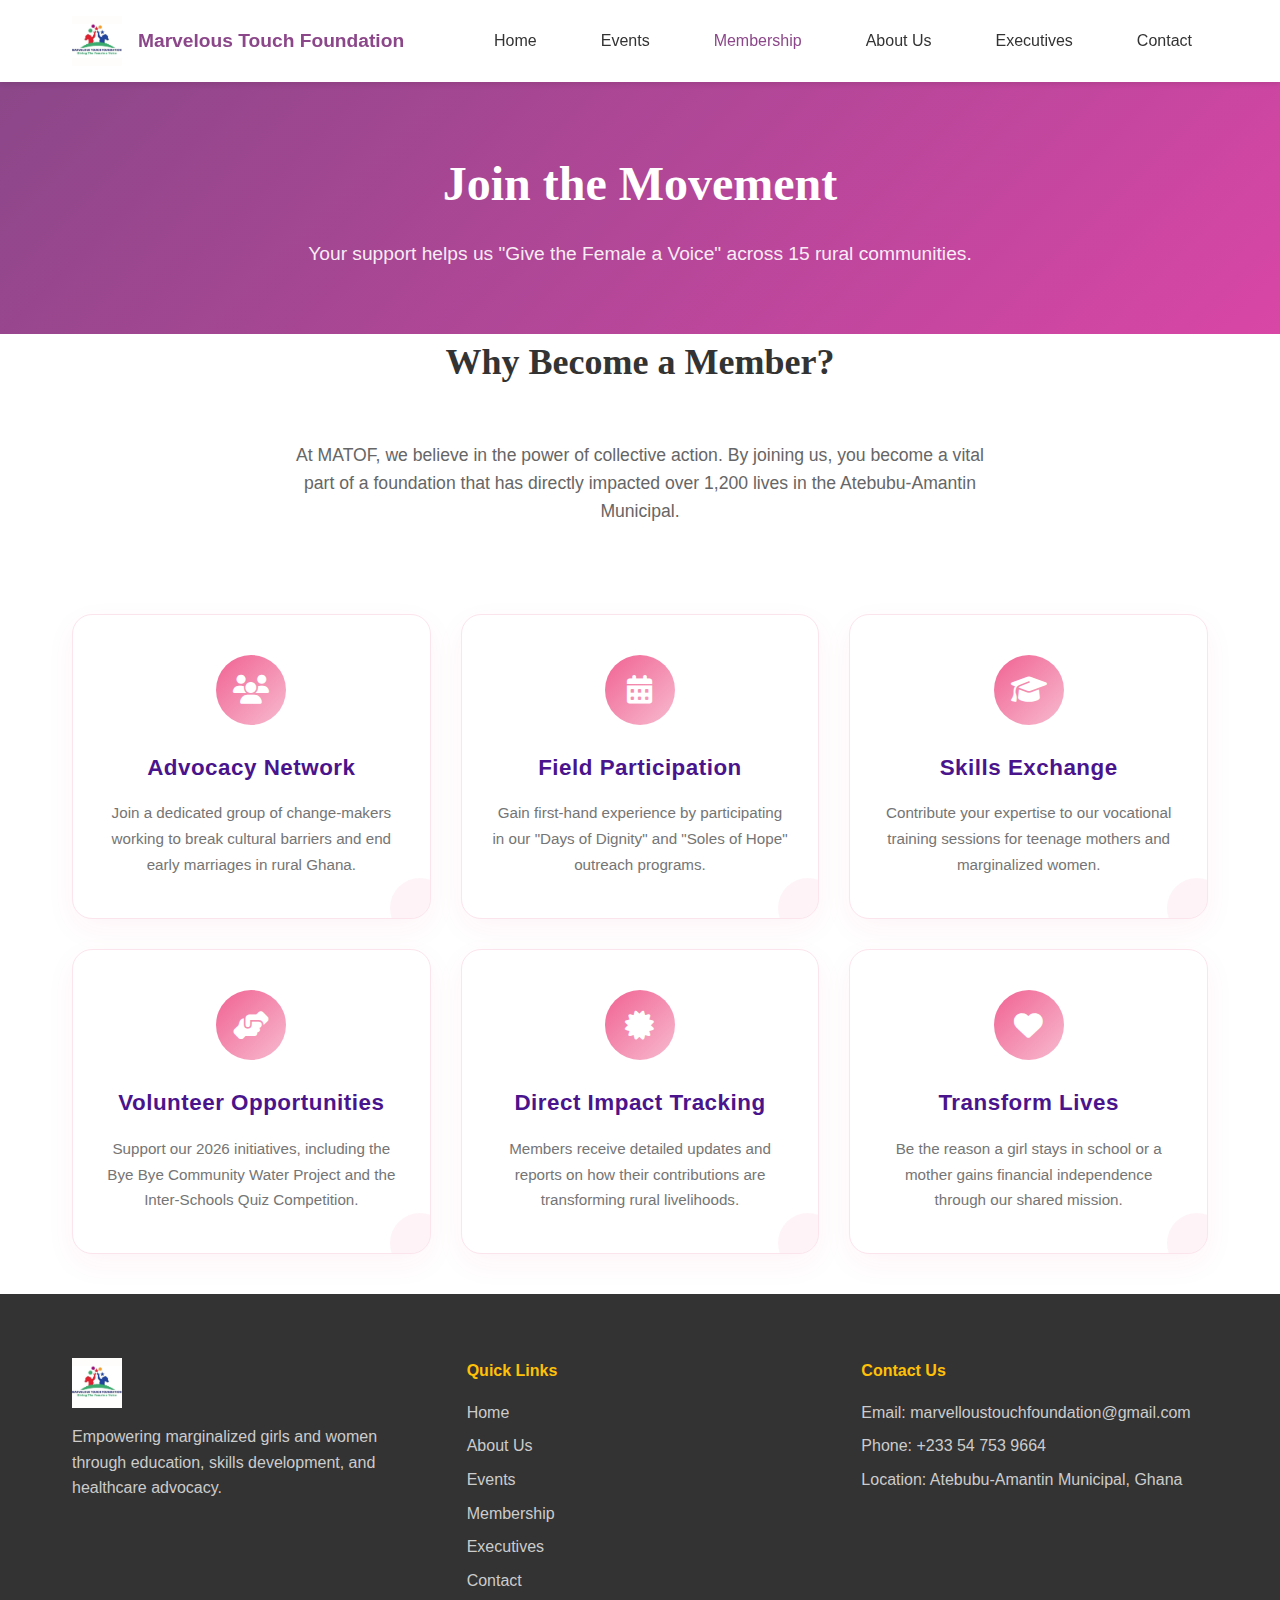
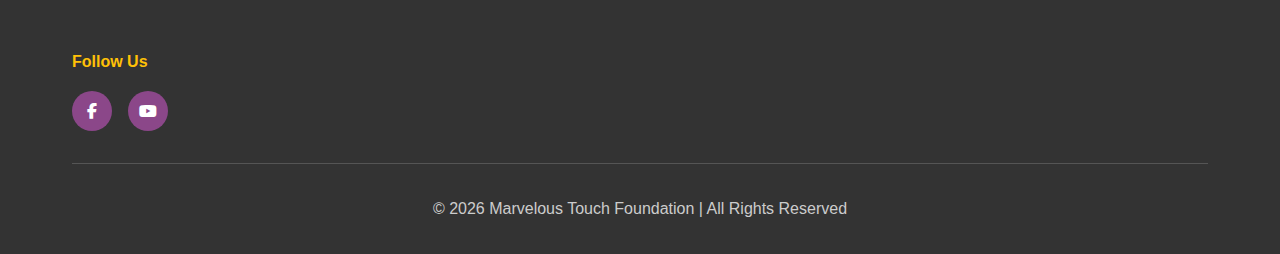
<file: membership.html>
<!DOCTYPE html>
<html lang="en">

<head>
    <meta charset="UTF-8">
    <meta name="viewport" content="width=device-width, initial-scale=1.0">
    <meta name="description"
        content="Marvelous Touch Foundation empowers marginalized girls and women in rural Ghana through education, skills training, healthcare access, and advocacy. Join us in giving females a voice since 2020.">
    <meta name="keywords"
        content="women empowerment Ghana, girls education Ghana, rural development, NGO Ghana, female empowerment, Atebubu-Amantin, women skills training, teenage mothers support, menstrual hygiene, Ghana charity">
    <meta name="author" content="Marvelous Touch Foundation">
    <meta name="robots" content="index, follow">
    
    <!-- Open Graph / Facebook -->
    <meta property="og:type" content="website">
    <meta property="og:url" content="https://marveloustouchfoundation.com/">
    <meta property="og:title" content="Marvelous Touch Foundation - Giving the Female a Voice in Rural Ghana">
    <meta property="og:description"
        content="Empowering marginalized girls and women through education, skills development, and advocacy. Over 1,200 females reached across 15 communities.">
    <meta property="og:image" content="https://marveloustouchfoundation.com/images/logo.jpeg">
    
    <!-- Twitter -->
    <meta property="twitter:card" content="summary_large_image">
    <meta property="twitter:url" content="https://marveloustouchfoundation.com/">
    <meta property="twitter:title" content="Marvelous Touch Foundation - Giving the Female a Voice">
    <meta property="twitter:description"
        content="Empowering marginalized girls and women in rural Ghana through education, skills training, and advocacy since 2020.">
    <meta property="twitter:image" content="https://marveloustouchfoundation.com/images/logo.jpeg">
    
    <!-- Canonical URL -->
    <link rel="canonical" href="https://marveloustouchfoundation.com/">
    <title>Membership - Marvelous Touch Foundation</title>
        <link rel="icon" type="image/png" href="https://marveloustouchfoundation.com/images/favicon.png">

    <link rel="stylesheet" href="styles.css">

    <!-- Schema.org Structured Data -->
    <script type="application/ld+json">
        {
          "@context": "https://schema.org",
          "@type": "Organization",
          "name": "Marvelous Touch Foundation",
          "alternateName": "MATOF",
          "url": "https://marveloustouchfoundation.com",
          "logo": "https://marveloustouchfoundation.com/images/logo.jpeg",
          "description": "Empowering marginalized girls and women in rural Ghana through education, skills training, healthcare access, and advocacy since 2020.",
          "foundingDate": "2020",
          "email": "marvelloustouchfoundation@gmail.com",
          "telephone": "+233547539664",
          "address": {
            "@type": "PostalAddress",
            "addressLocality": "Atebubu-Amantin Municipal",
            "addressCountry": "GH"
          },
          "sameAs": [
            "https://web.facebook.com/profile.php?id=61555293811873",
            "https://www.youtube.com/@MarvelousTouchFoundation-x6l"
          ],
          "areaServed": {
            "@type": "Place",
            "name": "Ghana"
          }
        }
        </script>
</head>

<body>
    <header class="header">
        <div class="container">
            <div class="logo">
                <img src="images/logo.jpeg" alt="Marvelous Touch Foundation Logo" decoding="async">
                <span class="logo-text">Marvelous Touch Foundation</span>
            </div>
            <nav class="nav">
                <ul class="nav-menu">
                    <li><a href="index.html">Home</a></li>
                    <li><a href="events.html">Events</a></li>
                    <li><a href="membership.html" class="active">Membership</a></li>
                    <li><a href="about.html">About Us</a></li>
                    <li><a href="executives.html">Executives</a></li>
                    <li><a href="contact.html">Contact</a></li>
                </ul>
                <button class="mobile-menu-toggle">
                    <span></span>
                    <span></span>
                    <span></span>
                </button>
            </nav>
        </div>
    </header>

    <section class="page-header">
        <div class="container">
            <h1>Join the Movement</h1>
            <p>Your support helps us "Give the Female a Voice" across 15 rural communities.</p>
        </div>
    </section>

    <section class="why-join">
        <div class="container">
            <h2 class="section-title">Why Become a Member?</h2>
            <p class="section-subtitle">At MATOF, we believe in the power of collective action. By joining us, you
                become a vital part of a foundation that has directly impacted over 1,200 lives in the Atebubu-Amantin
                Municipal.</p>

            <div class="benefits-grid">
                <div class="benefit-card">
                    <div class="benefit-icon">
                        <i class="fas fa-users"></i>
                    </div>
                    <h3>Advocacy Network</h3>
                    <p>Join a dedicated group of change-makers working to break cultural barriers and end early
                        marriages in rural Ghana.</p>
                </div>
                <div class="benefit-card">
                    <div class="benefit-icon">
                        <i class="fas fa-calendar-alt"></i>
                    </div>
                    <h3>Field Participation</h3>
                    <p>Gain first-hand experience by participating in our "Days of Dignity" and "Soles of Hope" outreach
                        programs.</p>
                </div>
                <div class="benefit-card">
                    <div class="benefit-icon">
                        <i class="fas fa-graduation-cap"></i>
                    </div>
                    <h3>Skills Exchange</h3>
                    <p>Contribute your expertise to our vocational training sessions for teenage mothers and
                        marginalized women.</p>
                </div>
                <div class="benefit-card">
                    <div class="benefit-icon">
                        <i class="fas fa-hands-helping"></i>
                    </div>
                    <h3>Volunteer Opportunities</h3>
                    <p>Support our 2026 initiatives, including the Bye Bye Community Water Project and the Inter-Schools
                        Quiz Competition.</p>
                </div>
                <div class="benefit-card">
                    <div class="benefit-icon">
                        <i class="fas fa-certificate"></i>
                    </div>
                    <h3>Direct Impact Tracking</h3>
                    <p>Members receive detailed updates and reports on how their contributions are transforming rural
                        livelihoods.</p>
                </div>
                <div class="benefit-card">
                    <div class="benefit-icon">
                        <i class="fas fa-heart"></i>
                    </div>
                    <h3>Transform Lives</h3>
                    <p>Be the reason a girl stays in school or a mother gains financial independence through our shared
                        mission.</p>
                </div>
            </div>
        </div>
    </section>

    <footer class="footer">
        <div class="container">
            <div class="footer-content">
                <div class="footer-about">
                    <img src="images/logo.jpeg" alt="Marvelous Touch Foundation" decoding="async">
                    <p>Empowering marginalized girls and women through education, skills development, and healthcare
                        advocacy.</p>
                </div>
                <div class="footer-links">
                    <h4>Quick Links</h4>
                    <ul>
                        <li><a href="index.html">Home</a></li>
                        <li><a href="about.html">About Us</a></li>
                        <li><a href="events.html">Events</a></li>
                        <li><a href="membership.html">Membership</a></li>
                        <li><a href="executives.html">Executives</a></li>
                        <li><a href="contact.html">Contact</a></li>
                    </ul>
                </div>
                <div class="footer-contact">
                    <h4>Contact Us</h4>
                    <p>Email: marvelloustouchfoundation@gmail.com</p>
                    <p>Phone: +233 54 753 9664</p>
                    <p>Location: Atebubu-Amantin Municipal, Ghana</p>
                </div>
                <div class="footer-social">
                    <h4>Follow Us</h4>
                    <div class="social-icons">
                        <a href="https://web.facebook.com/profile.php?id=61555293811873" target="_blank" rel="noopener noreferrer"><i class="fab fa-facebook-f"></i></a>
                        <a href="https://www.youtube.com/@MarvelousTouchFoundation-x6l" target="_blank" rel="noopener noreferrer"><i class="fab fa-youtube"></i></a>
                    </div></i></a>
                </div>
            </div>
            <div class="footer-bottom">
                <p>&copy; 2026 Marvelous Touch Foundation | All Rights Reserved</p>
            </div>
        </div>
    </footer>

    <link rel="stylesheet" href="https://cdnjs.cloudflare.com/ajax/libs/font-awesome/6.4.0/css/all.min.css">
    <script src="scripts.js" defer></script>
</body>

</html>
</file>
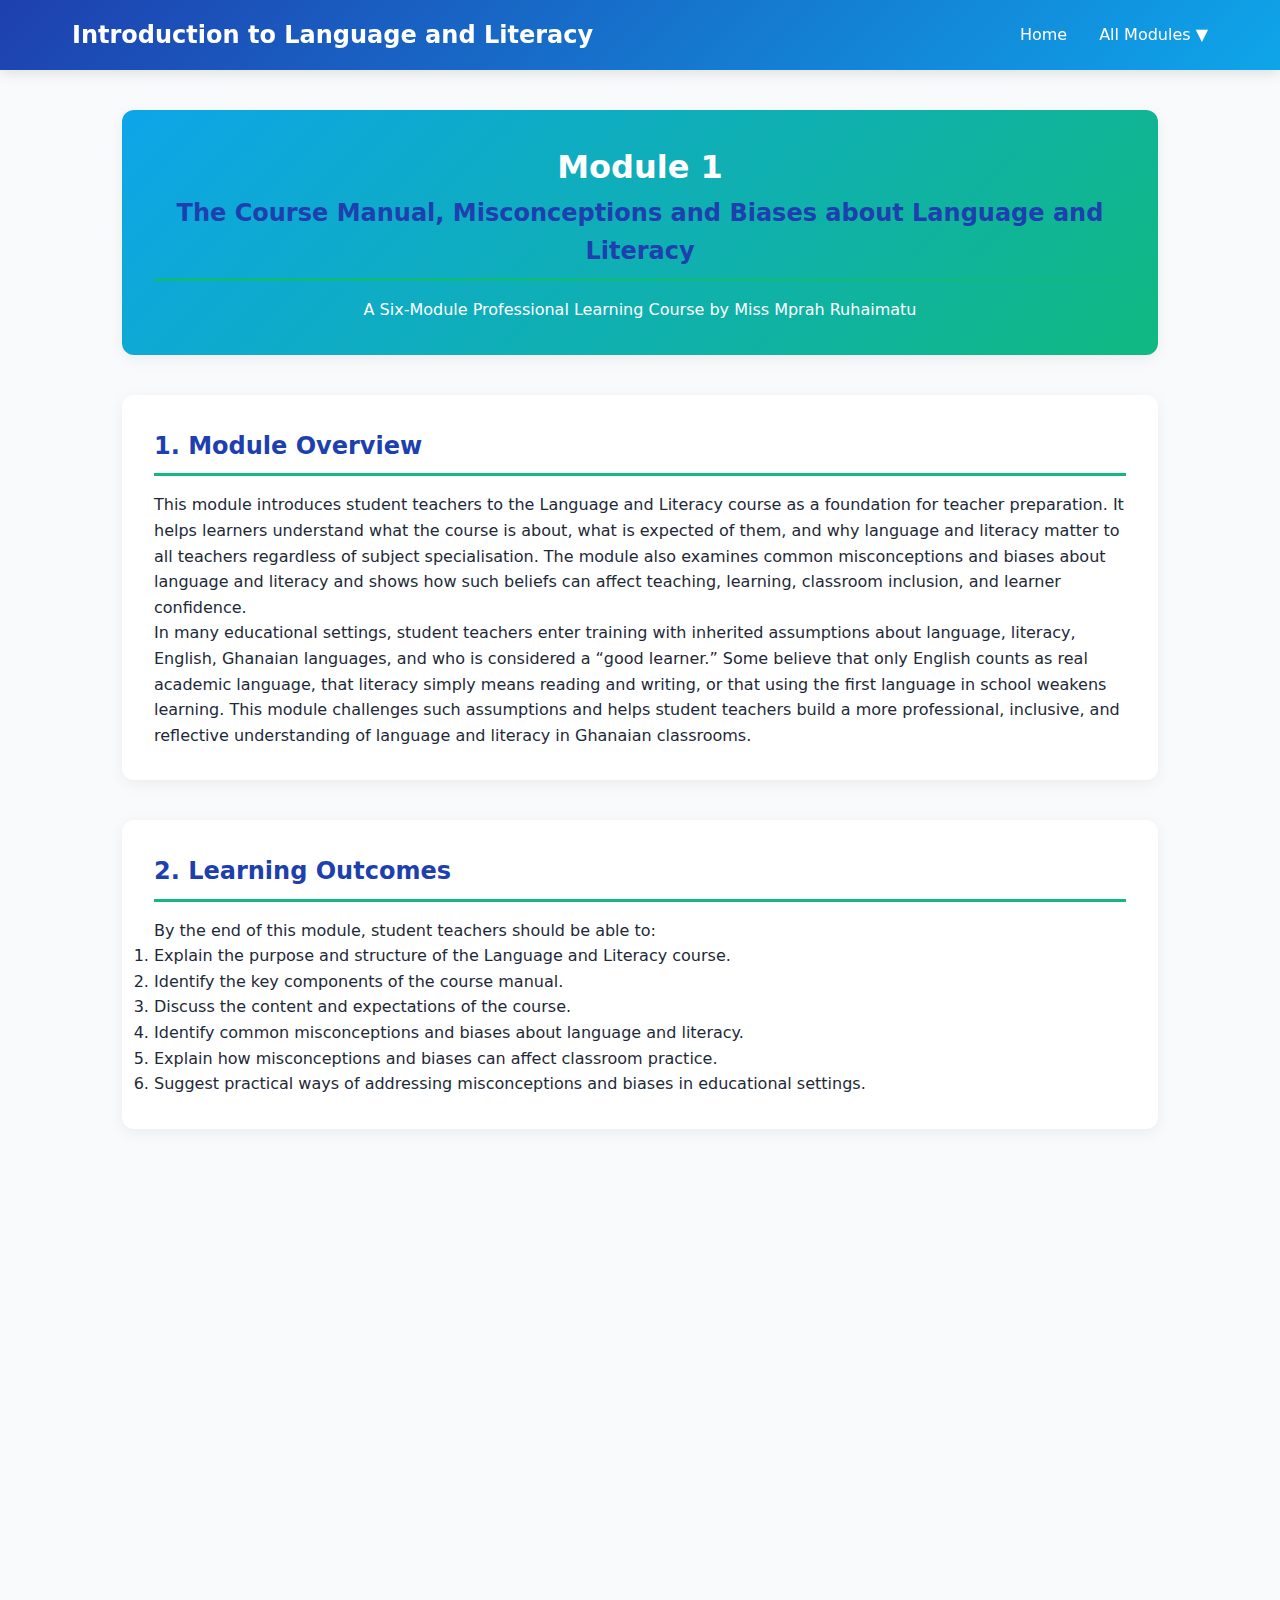
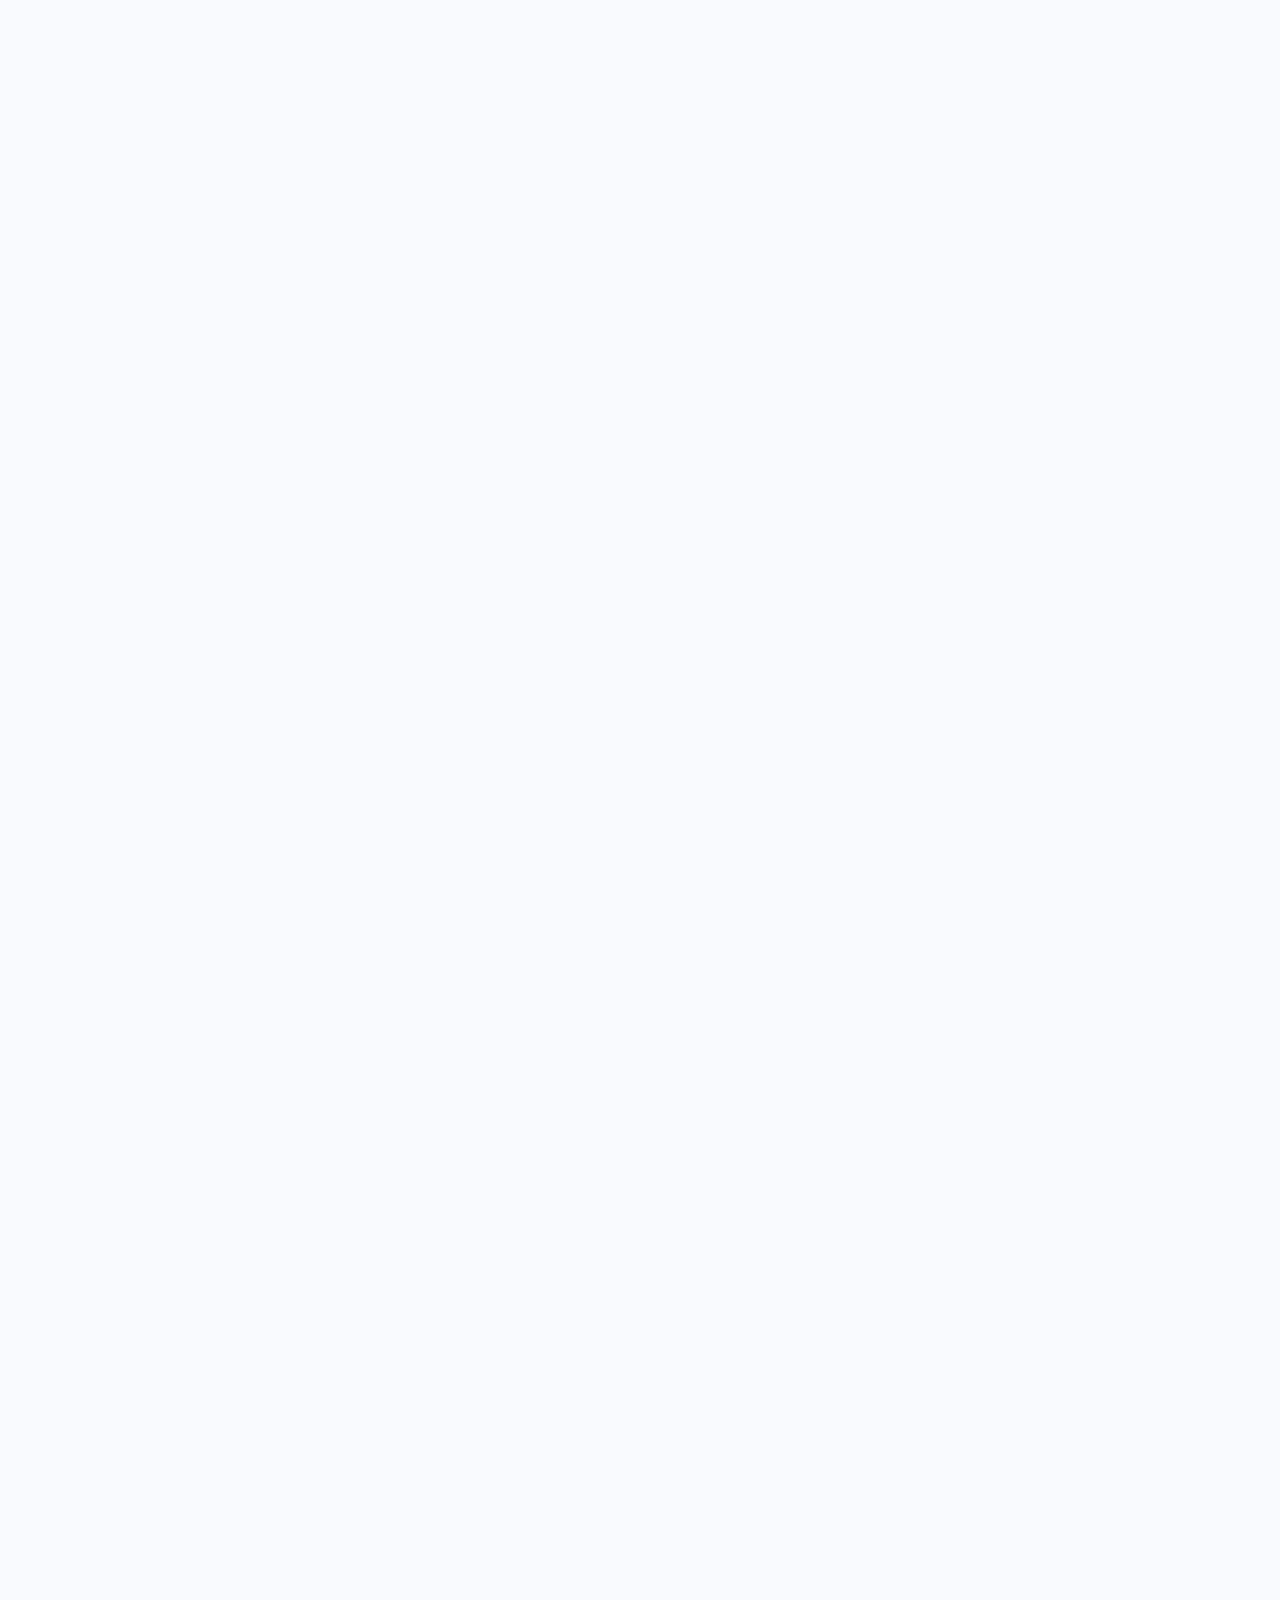
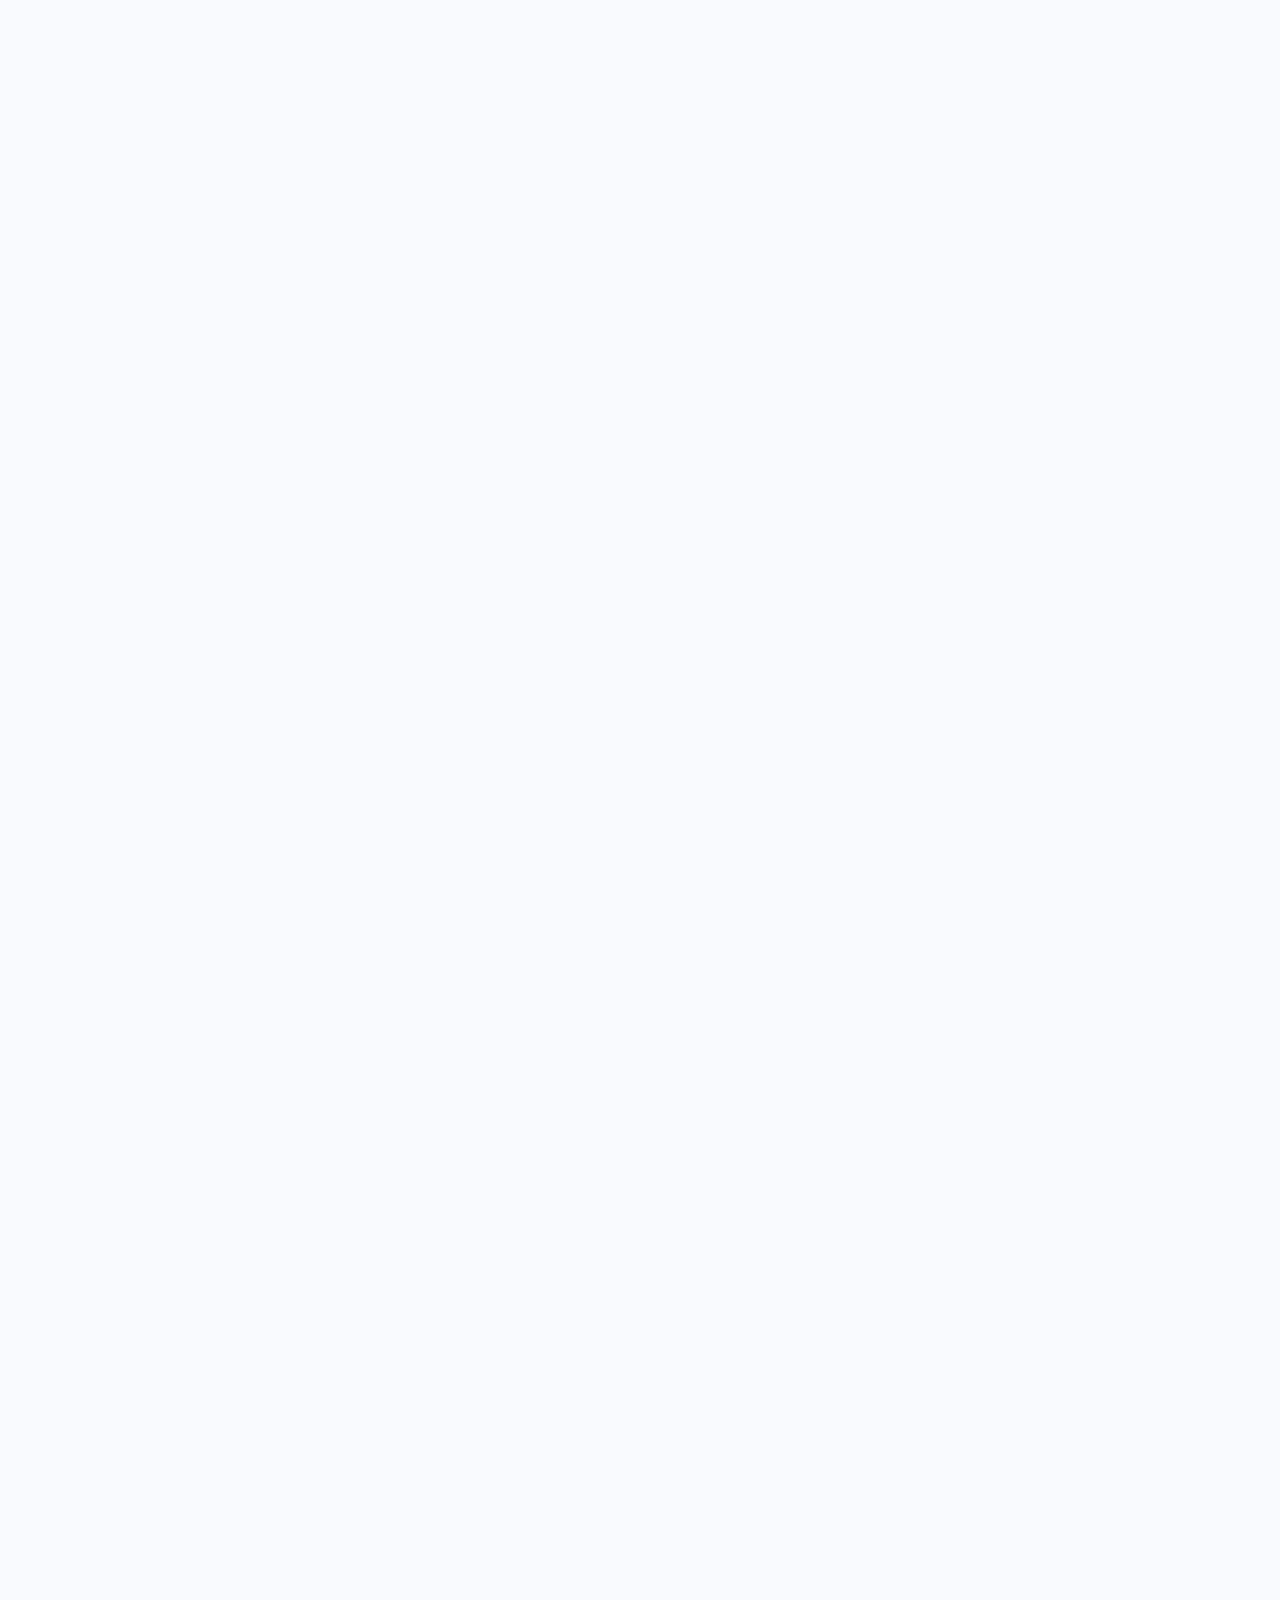
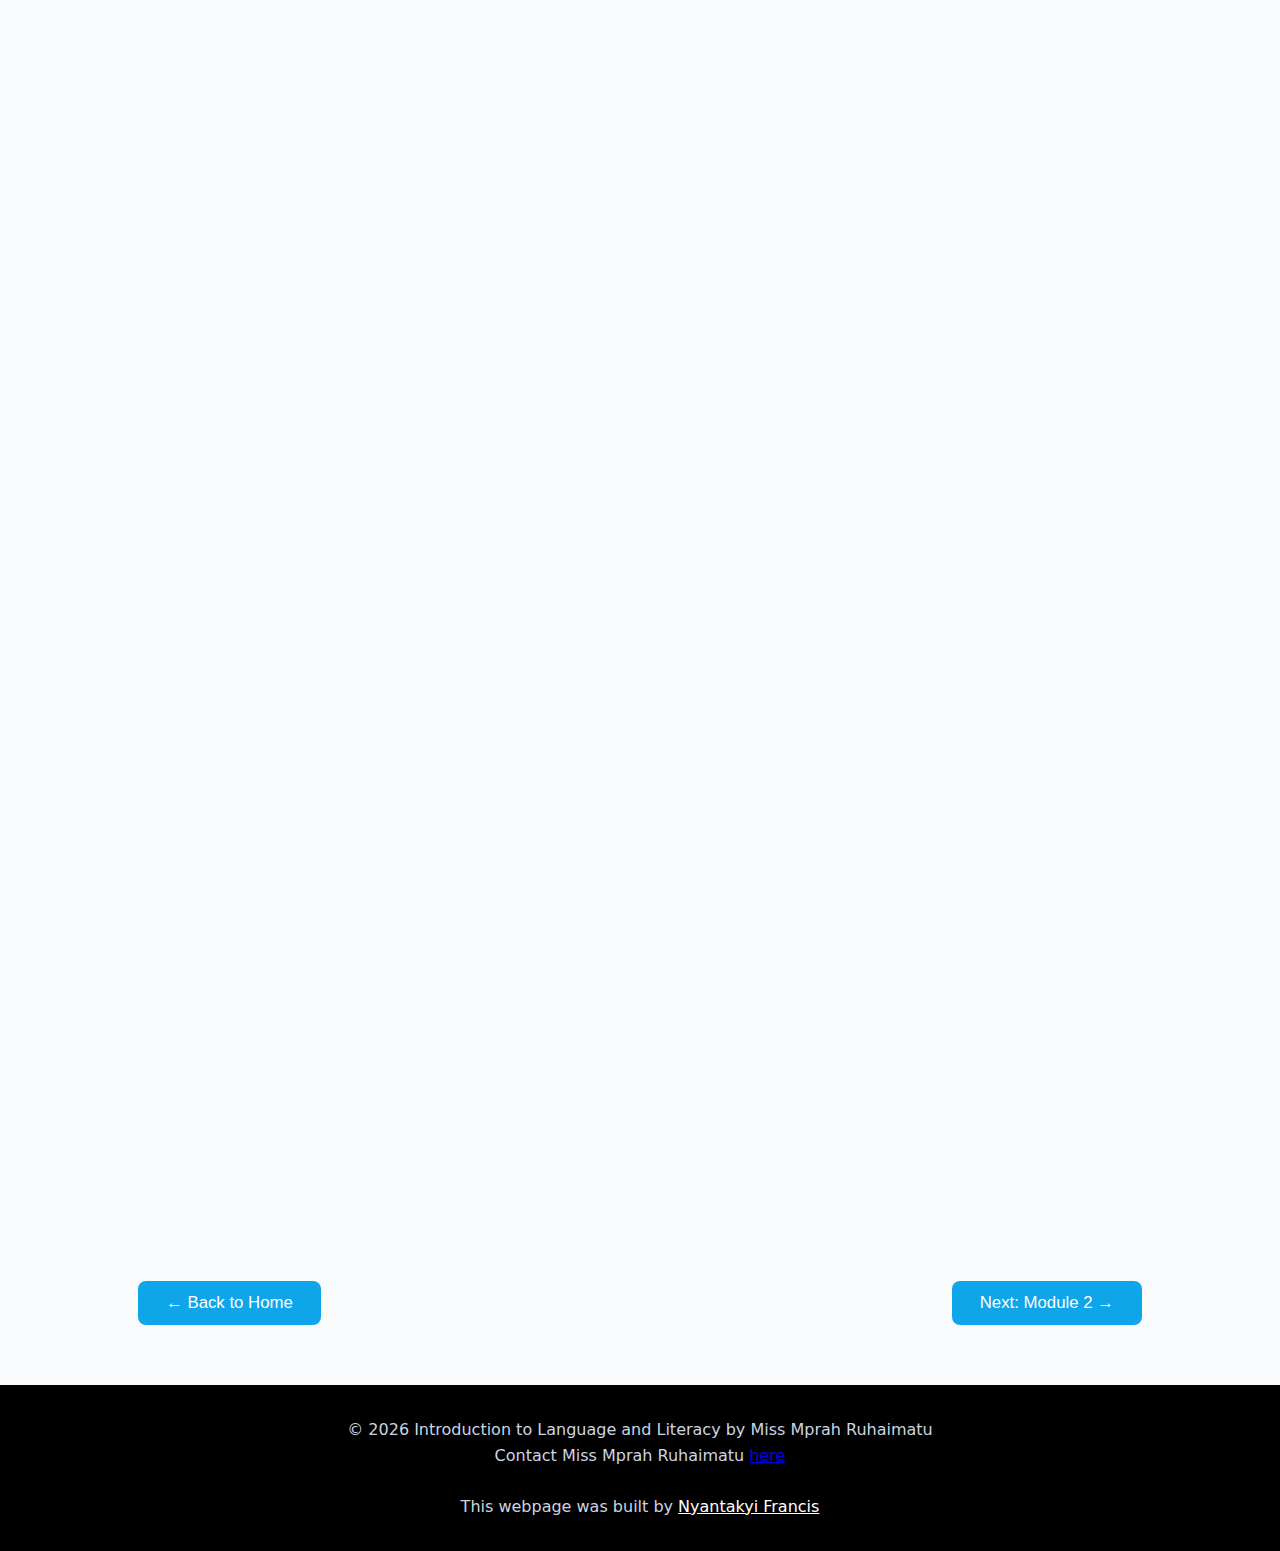
<file: introduction_to_language_and_literacy/module-1.html>
<!DOCTYPE html>
<html lang="en">

<head>
    <meta charset="UTF-8">
    <meta name="viewport" content="width=device-width, initial-scale=1.0">
    <title>Module 1 - Course Manual, Misconceptions & Biases | Introduction to Language and Literacy</title>
    <link rel="stylesheet" href="assets/css/styles.css">
    <script defer src="assets/js/script.js"></script>
</head>

<body>

    <!-- Top Navigation -->
    <header>
        <nav>
            <div class="logo">Introduction to Language and Literacy</div>
            <ul class="nav-links">
                <li><a href="index.html">Home</a></li>
                
                <li class="dropdown">
                    <a href="#">All Modules ▼</a>
                    <div class="dropdown-content">
                        <a href="module-1.html">Module 1: Course Manual, Misconceptions & Biases</a>
                        <a href="module-2.html">Module 2: Nature and Concept of Language & Literacy</a>
                        <a href="module-3.html">Module 3: Theories of Language Acquisition</a>
                        <a href="module-4.html">Module 4: L1 Acquisition</a>
                        <a href="module-5.html">Module 5: Bilingual Education in Ghana</a>
                        <a href="module-6.html">Module 6: The Language/Literacy Teacher</a>
                    </div>
                </li>
            </ul>
        </nav>
    </header>

    <div class="module-container">
        <!-- Module Header -->
        <div class="section"
            style="text-align: center; background: linear-gradient(135deg, #0ea5e9, #10b981); color: white;">
            <h1>Module 1</h1>
            <h2>The Course Manual, Misconceptions and Biases about Language and Literacy</h2>
            <p>A Six-Module Professional Learning Course by Miss Mprah Ruhaimatu</p>
        </div>

        <!-- 1. Module Overview -->
        <div class="section">
            <h2>1. Module Overview</h2>
            <p>
                This module introduces student teachers to the Language and Literacy course as a foundation for teacher
                preparation. It helps learners understand what the course is about, what is expected of them, and why
                language and literacy matter to all teachers regardless of subject specialisation. The module also
                examines common misconceptions and biases about language and literacy and shows how such beliefs can
                affect teaching, learning, classroom inclusion, and learner confidence.
            </p>
            <p>
                In many educational settings, student teachers enter training with inherited assumptions about language,
                literacy, English, Ghanaian languages, and who is considered a “good learner.” Some believe that only
                English counts as real academic language, that literacy simply means reading and writing, or that using
                the first language in school weakens learning. This module challenges such assumptions and helps student
                teachers build a more professional, inclusive, and reflective understanding of language and literacy in
                Ghanaian classrooms.
            </p>
        </div>

        <!-- 2. Learning Outcomes -->
        <div class="section">
            <h2>2. Learning Outcomes</h2>
            <p>By the end of this module, student teachers should be able to:</p>
            <ol>
                <li>Explain the purpose and structure of the Language and Literacy course.</li>
                <li>Identify the key components of the course manual.</li>
                <li>Discuss the content and expectations of the course.</li>
                <li>Identify common misconceptions and biases about language and literacy.</li>
                <li>Explain how misconceptions and biases can affect classroom practice.</li>
                <li>Suggest practical ways of addressing misconceptions and biases in educational settings.</li>
            </ol>
        </div>

        <!-- 3. Module Content -->
        <div class="section">
            <h2>3. Module Content</h2>

            <div style="margin-bottom: 2.5rem;">
                <h3>Understanding the Language and Literacy Course</h3>
                <p>
                    Language and literacy are not topics for language specialists alone. They are central to all
                    teaching and learning because every teacher uses language to explain ideas, ask questions, guide
                    discussion, assess understanding, and help learners construct meaning. For this reason, the
                    Language and Literacy course is a foundation course for all student teachers.
                </p>
                <p>
                    The course prepares student teachers to understand how language works in the classroom, how
                    learners develop literacy, and how teachers can support learners from diverse linguistic and
                    cultural backgrounds. It also helps student teachers reflect on the realities of teaching in
                    multilingual societies like Ghana, where language use in school is both an instructional and a
                    social issue.
                </p>
            </div>

            <div style="margin-bottom: 2.5rem;">
                <h3>What is a Course Manual?</h3>
                <p>
                    A course manual is a structured guide that presents the direction of a course. It usually contains
                    the course title, course code, course description, learning outcomes, topics, sub-topics,
                    recommended teaching and learning activities, and reference materials. It may also provide guidance
                    on expectations, class participation, and independent study.
                </p>
                <p>
                    In practical terms, the course manual serves as a roadmap for both the lecturer and the student. It
                    helps student teachers understand what they are expected to learn, how they are expected to learn
                    it, and how each topic connects to their future classroom practice.
                </p>
            </div>

            <div style="margin-bottom: 2.5rem;">
                <h3>Why Student Teachers Must Understand the Course Manual</h3>
                <p>
                    Student teachers who understand the course manual are more likely to study purposefully, participate
                    actively, and connect lectures to the wider goals of teacher education. Instead of learning
                    mechanically, they begin to see the course as professional preparation for real classroom work.
                </p>
                <p>
                    Understanding the course manual also helps student teachers to:
                </p>
                <ul>
                    <li>know the focus of the course and the sequence of topics,</li>
                    <li>understand the learning outcomes expected of them,</li>
                    <li>prepare adequately for class discussion and independent reading,</li>
                    <li>identify the practical value of each topic,</li>
                    <li>develop reflective and professional study habits.</li>
                </ul>
            </div>

            <div style="margin-bottom: 2.5rem;">
                <h3>Course Expectations</h3>
                <p>
                    This course expects student teachers to move beyond passive note-taking. They are expected to read,
                    discuss, observe, question, reflect, and apply what they learn to real educational situations. The
                    course promotes learner-centred engagement, practical thinking, and professional reflection.
                </p>
                <p>Student teachers are therefore expected to be:</p>
                <ul>
                    <li><strong>Active participants</strong> who contribute to discussion and collaborative learning,
                    </li>
                    <li><strong>Reflective learners</strong> who examine their beliefs about language and literacy,</li>
                    <li><strong>Inclusive thinkers</strong> who appreciate learner diversity,</li>
                    <li><strong>Professional observers</strong> who connect theory with school realities,</li>
                    <li><strong>Emerging teachers</strong> who think about how they will apply these ideas in practice.
                    </li>
                </ul>
            </div>

            <div style="margin-bottom: 2.5rem;">
                <h3>What are Misconceptions about Language and Literacy?</h3>
                <p>
                    A misconception is a wrong, incomplete, or misleading understanding of an idea. In language and
                    literacy education, misconceptions are especially important because they influence how teachers see
                    learners, how they choose instructional methods, and how they respond to learner difficulties.
                </p>
                <p>
                    Misconceptions may come from personal experience, social beliefs, weak training, or cultural
                    assumptions that are taken for granted without critical reflection.
                </p>
            </div>

            <div style="margin-bottom: 2.5rem;">
                <h3>Common Misconception 1: “Language means only English”</h3>
                <p>
                    This is a narrow view of language. Language includes all systems of communication used by human
                    beings to express ideas, emotions, knowledge, and social identity. In Ghana, learners come to
                    school with different home languages such as Twi, Ewe, Ga, Fante, Dagbani, Nzema, Gonja, and many
                    others.
                </p>
                <p>
                    When a teacher assumes that only English is meaningful or educationally valuable, that teacher may
                    unknowingly silence learners, devalue their identities, and create barriers to participation and
                    comprehension.
                </p>
            </div>

            <div style="margin-bottom: 2.5rem;">
                <h3>Common Misconception 2: “Literacy means only reading and writing”</h3>
                <p>
                    Literacy is broader than reading and writing alone. Literacy includes the ability to use language
                    meaningfully in different social and academic contexts. It draws on speaking, listening, reading,
                    writing, comprehension, interpretation, and communication.
                </p>
                <p>
                    A child may be able to decode words but still struggle to explain meaning, participate in
                    discussion, or apply knowledge in real-life situations. For this reason, literacy should be seen as
                    a fuller communicative competence, not only the ability to pronounce written words.
                </p>
            </div>

            <div style="margin-bottom: 2.5rem;">
                <h3>Common Misconception 3: “Using the first language in school weakens learning”</h3>
                <p>
                    This misconception is common in Ghanaian educational discussions. Some people believe that if a
                    learner uses the home language in school, the learner will become weak in English or academically
                    confused. In reality, the first language often supports meaning-making, confidence, classroom
                    participation, and concept development, especially at the early stages of schooling.
                </p>
                <p>
                    A teacher who understands language development knows that a learner’s existing language resources
                    can be used to support rather than weaken literacy development.
                </p>
            </div>

            <div style="margin-bottom: 2.5rem;">
                <h3>Common Misconception 4: “A child who speaks well is automatically literate”</h3>
                <p>
                    Oral fluency alone does not mean a learner is fully literate. A learner may speak confidently in the
                    home language and still face difficulties in reading comprehension, spelling, written expression,
                    or academic vocabulary. Oral language is important, but literacy involves broader abilities.
                </p>
                <p>
                    Teachers must therefore avoid overestimating or underestimating learners based on oral performance
                    alone.
                </p>
            </div>

            <div style="margin-bottom: 2.5rem;">
                <h3>What are Biases about Language and Literacy?</h3>
                <p>
                    A bias is a one-sided or unfair way of thinking about people, languages, abilities, or classroom
                    behaviour. Bias may be conscious or unconscious. In schools, biases often affect how teachers
                    interpret intelligence, confidence, good behaviour, and ability.
                </p>
                <p>Examples of bias include:</p>
                <ul>
                    <li>assuming learners who speak polished English are more intelligent,</li>
                    <li>seeing Ghanaian languages as inferior or unsuitable for school,</li>
                    <li>assuming quiet learners are weak or inattentive,</li>
                    <li>judging learners negatively because of accent, background, or location.</li>
                </ul>
            </div>

            <div style="margin-bottom: 2.5rem;">
                <h3>How Misconceptions and Biases Affect Teaching</h3>
                <p>
                    Misconceptions and biases do not remain as private opinions; they shape classroom decisions. A
                    teacher who carries biased assumptions may give more attention to certain learners, discourage
                    others from participating, or misinterpret learner difficulties as laziness or low intelligence.
                </p>
                <p>These beliefs can lead to:</p>
                <ul>
                    <li>exclusion of multilingual learners,</li>
                    <li>low learner confidence,</li>
                    <li>unfair classroom participation,</li>
                    <li>poor instructional choices,</li>
                    <li>weaker literacy development for struggling learners.</li>
                </ul>
            </div>

            <div style="margin-bottom: 2.5rem;">
                <h3>Addressing Misconceptions and Biases</h3>
                <p>
                    Student teachers must learn to identify problematic beliefs and replace them with informed,
                    inclusive, and reflective practice. This requires both knowledge and self-awareness.
                </p>
                <p>Some practical ways of addressing misconceptions and biases include:</p>
                <ul>
                    <li>reading professionally and using evidence-based understanding,</li>
                    <li>reflecting critically on personal beliefs about language and learners,</li>
                    <li>respecting learners’ linguistic and cultural backgrounds,</li>
                    <li>observing how real classrooms function in multilingual contexts,</li>
                    <li>using inclusive teaching approaches that support participation from all learners.</li>
                </ul>
            </div>

            <div style="margin-bottom: 2.5rem;">
                <h3>Professional Importance of This Module</h3>
                <p>
                    Before teachers can teach language and literacy effectively, they must first examine how they think
                    about language and literacy. A teacher’s beliefs influence the languages they validate, the learners
                    they encourage, the mistakes they tolerate, and the confidence they build in the classroom.
                </p>
                <p>
                    This module is therefore not just introductory; it is foundational. It helps student teachers begin
                    the course with a professional mindset that is reflective, inclusive, and responsive to Ghanaian
                    classroom realities.
                </p>
            </div>
        </div>

        <!-- 4. Ghanaian Classroom Examples -->
        <div class="section">
            <h2>4. Ghanaian Classroom Examples</h2>
            <ul>
                <li>
                    <strong>Example 1:</strong> In a lower primary classroom, a teacher asks a question only in English.
                    Some learners remain silent, so the teacher concludes that they do not understand the lesson. In
                    reality, some understand the concept but lack confidence to respond in English. A more inclusive
                    teacher might use pair discussion, visual prompts, or strategic first-language support.
                </li>
                <li>
                    <strong>Example 2:</strong> A learner contributes intelligently in Twi during a group activity, but
                    the teacher praises only those who speak fluent English. This shows bias toward one form of
                    language performance and may discourage other learners from participating.
                </li>
                <li>
                    <strong>Example 3:</strong> A student teacher assumes literacy teaching belongs only to lower
                    primary teachers. After a school visit, the student teacher notices that even upper primary and JHS
                    learners struggle with comprehension, vocabulary, expression, and academic language. This shows why
                    all teachers need language and literacy knowledge.
                </li>
            </ul>
        </div>

        <!-- 5. Interactive Learning Activities -->
        <div class="section">
            <h2>5. Interactive Learning Activities</h2>
            <ul>
                <li>
                    <strong>Activity 1: Belief Check</strong><br>
                    Write down three things you have previously believed about language or literacy. Indicate whether
                    each belief is accurate, false, or incomplete. Discuss your responses with a partner.
                </li>
                <li>
                    <strong>Activity 2: Group Discussion</strong><br>
                    Discuss this statement in groups: <em>“Using Ghanaian languages in the classroom weakens academic
                        learning.”</em> Do you agree or disagree? Give reasons for your response.
                </li>
                <li>
                    <strong>Activity 3: Misconception Sorting</strong><br>
                    In groups, sort the following statements into three categories: <strong>True</strong>,
                    <strong>False</strong>, and <strong>Needs Qualification</strong>:
                    <ul>
                        <li>Only English should be used in school.</li>
                        <li>Literacy means reading and writing only.</li>
                        <li>Quiet learners are always attentive.</li>
                        <li>A child can speak well and still need literacy support.</li>
                    </ul>
                </li>
                <li>
                    <strong>Activity 4: School Memory Reflection</strong><br>
                    Think about your own basic school experience. Did any teacher show bias toward certain languages,
                    accents, or learners? What effect did that have on participation and confidence?
                </li>
            </ul>
        </div>

        <!-- 6. Reflection Questions -->
        <div class="section">
            <h2>6. Reflection Questions</h2>
            <ul>
                <li>Why should every teacher, not only language teachers, study language and literacy?</li>
                <li>Which misconception about language and literacy do you think is most common in Ghanaian classrooms?
                </li>
                <li>How can teacher bias affect learner confidence, identity, and classroom participation?</li>
                <li>What practical steps can student teachers take to become more inclusive in their thinking and
                    teaching?</li>
            </ul>
        </div>

        <!-- 7. Application Task -->
        <div class="section">
            <h2>7. Application Task</h2>
            <p>
                Write a one-page reflection on the topic:
            </p>
            <p><strong>“How My Understanding of Language and Literacy Has Changed.”</strong></p>
            <p>In your response, discuss:</p>
            <ul>
                <li>one misconception you previously held,</li>
                <li>what you now understand differently,</li>
                <li>how this new understanding may influence your future classroom practice.</li>
            </ul>
        </div>

        <!-- Navigation Buttons -->
        <div class="nav-buttons">
            <button onclick="window.location.href='index.html'">← Back to Home</button>
            <button onclick="window.location.href='module-2.html'">Next: Module 2 →</button>
        </div>
    </div>

    <footer style="background: #000000; color: #cbd5e1; text-align: center; padding: 2rem; margin-top: 60px;">
        <p>&copy; 2026 Introduction to Language and Literacy by Miss Mprah Ruhaimatu</p>
        <p>Contact Miss Mprah Ruhaimatu <a href="mailto:naamipeace@gmail.com">here</a></p>
        <br>
<p>This webpage was built by <a href="https://nyantakyi-francis.github.io/portfolio/index.html" style="color: white;">Nyantakyi
                Francis</a></p>
    </footer>

</body>

</html>
</file>
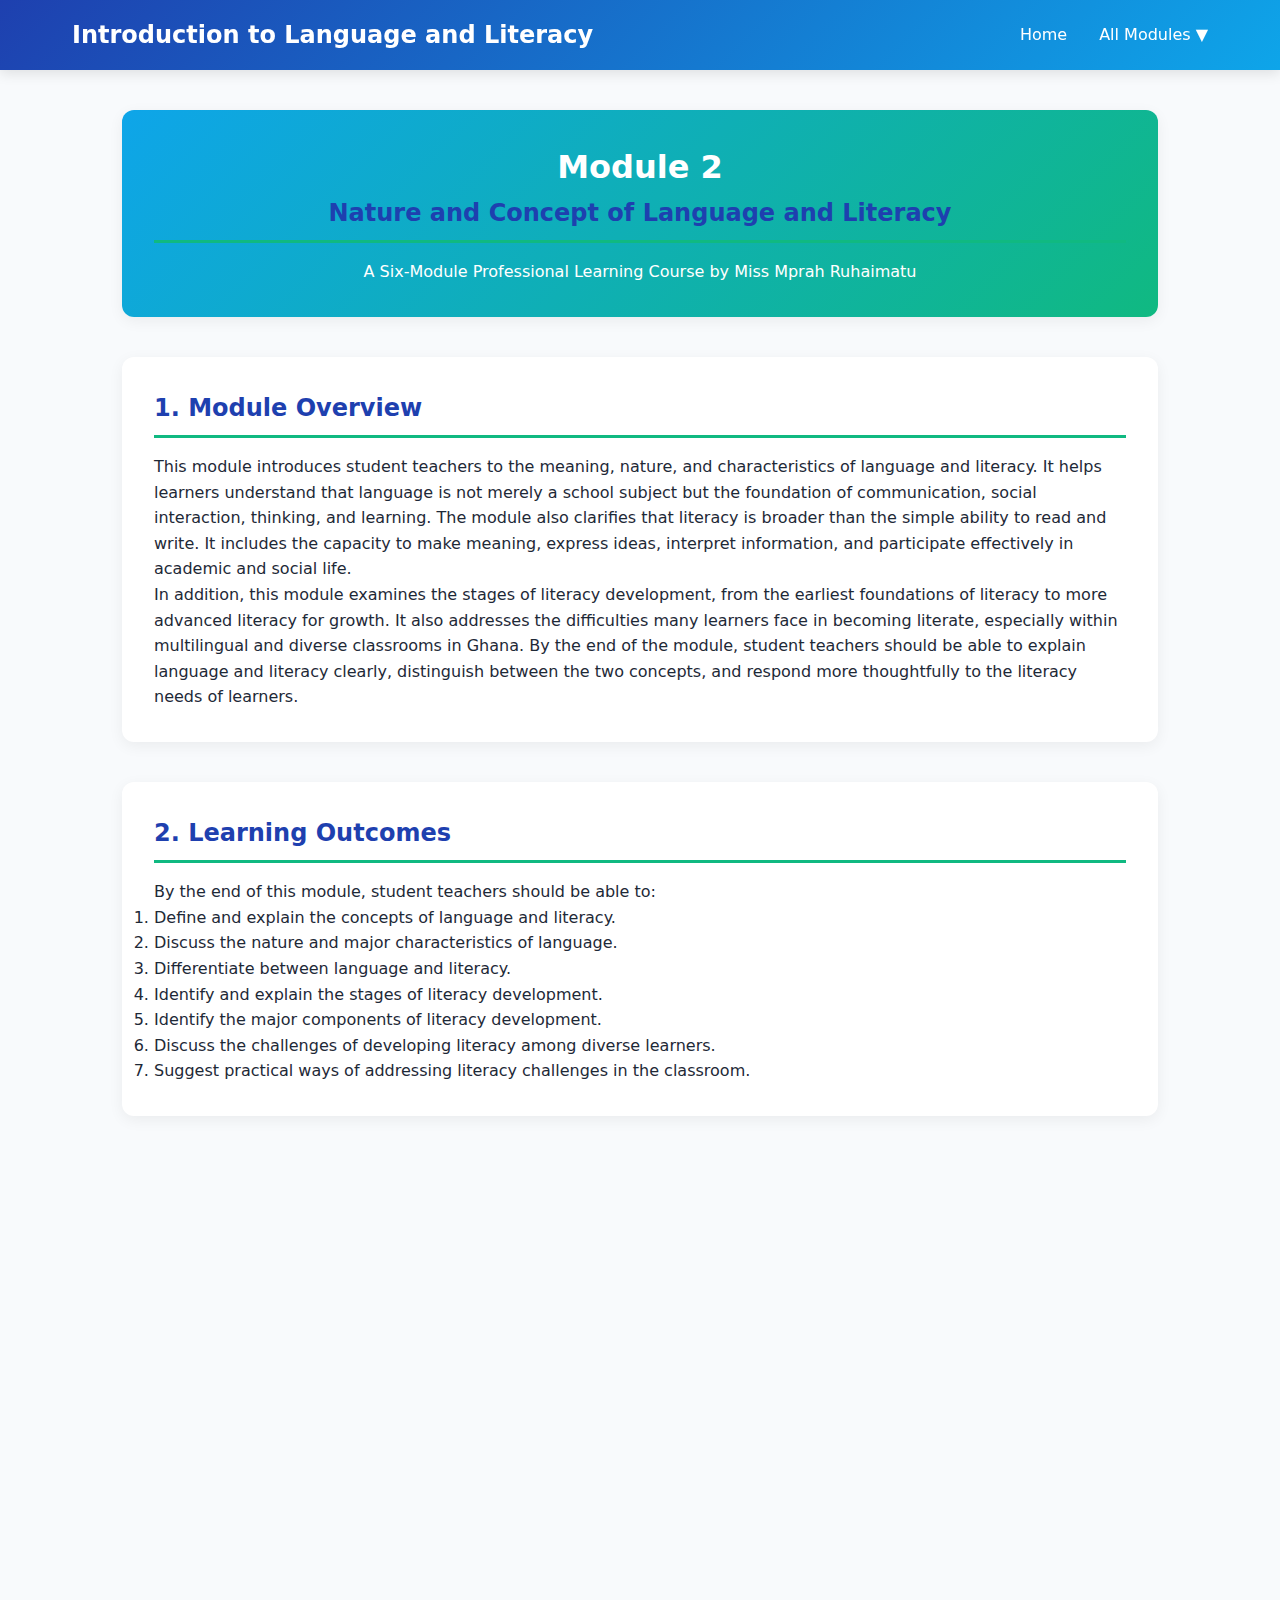
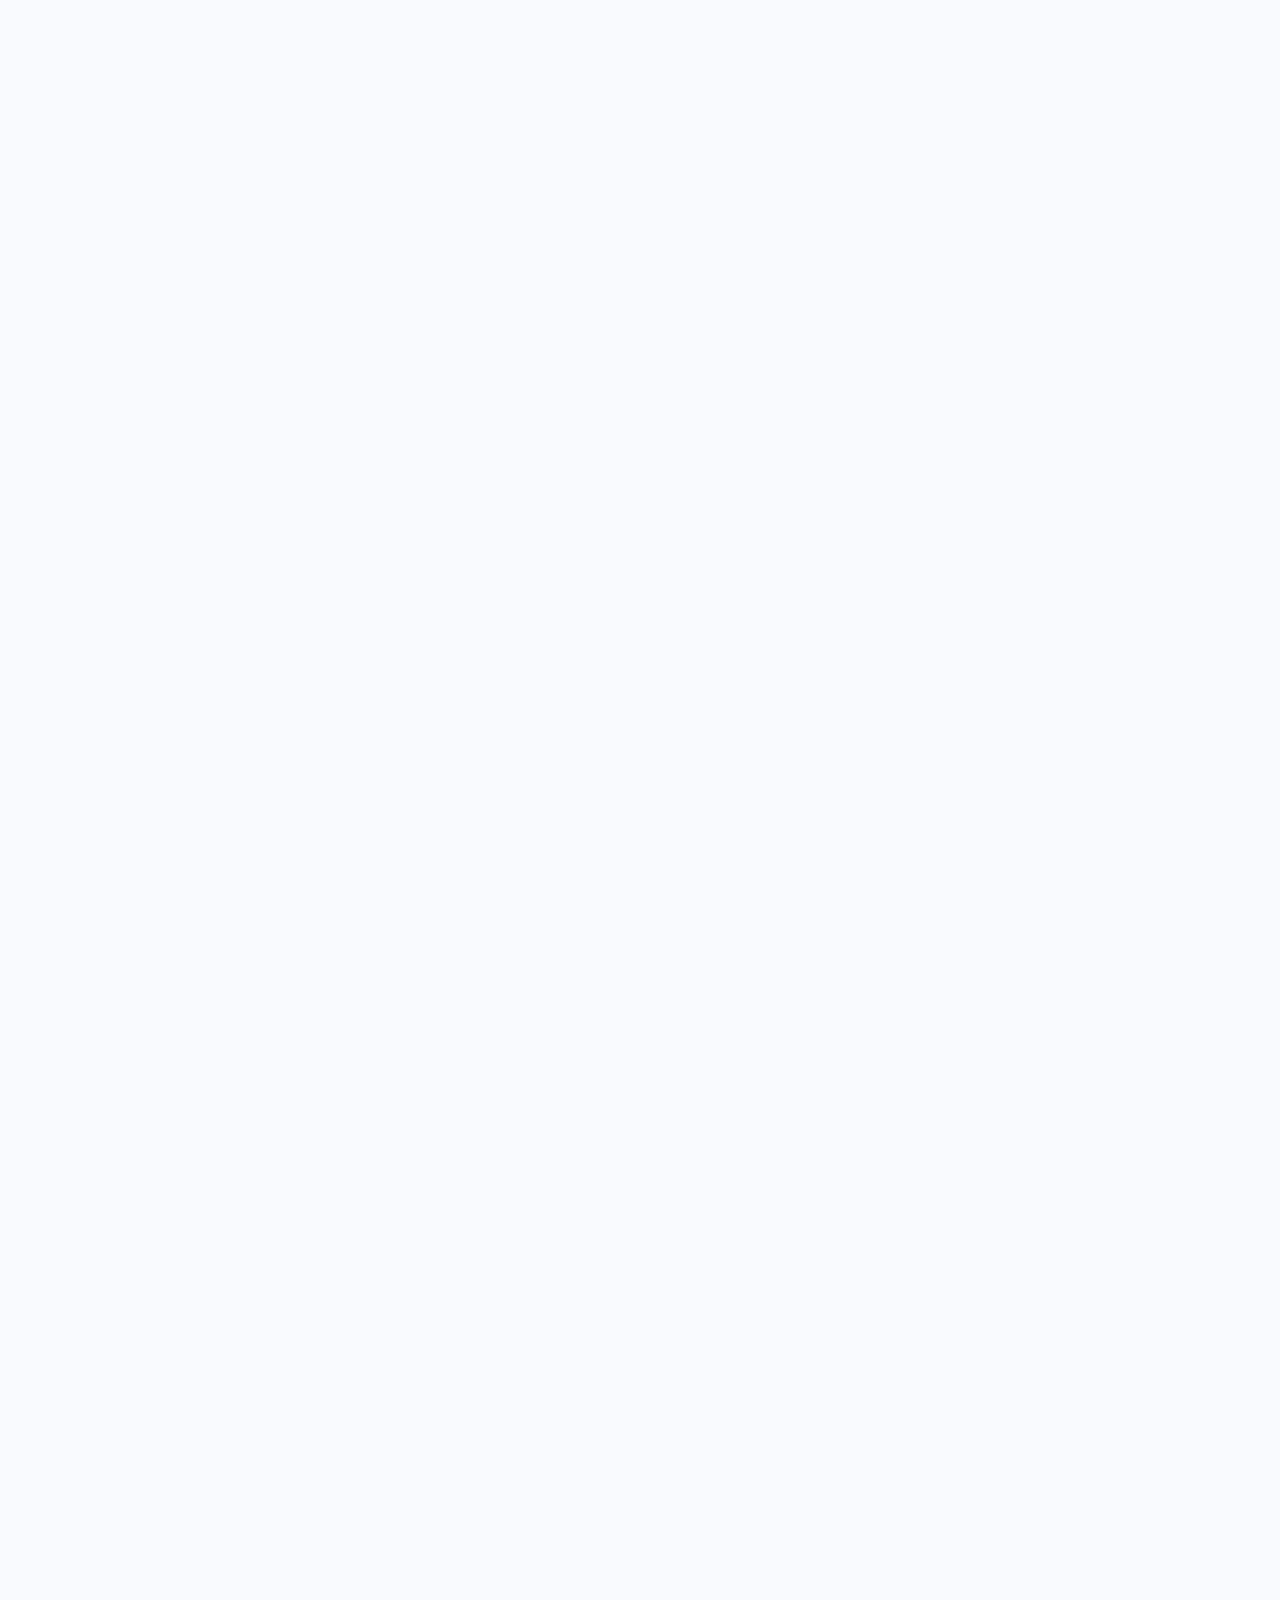
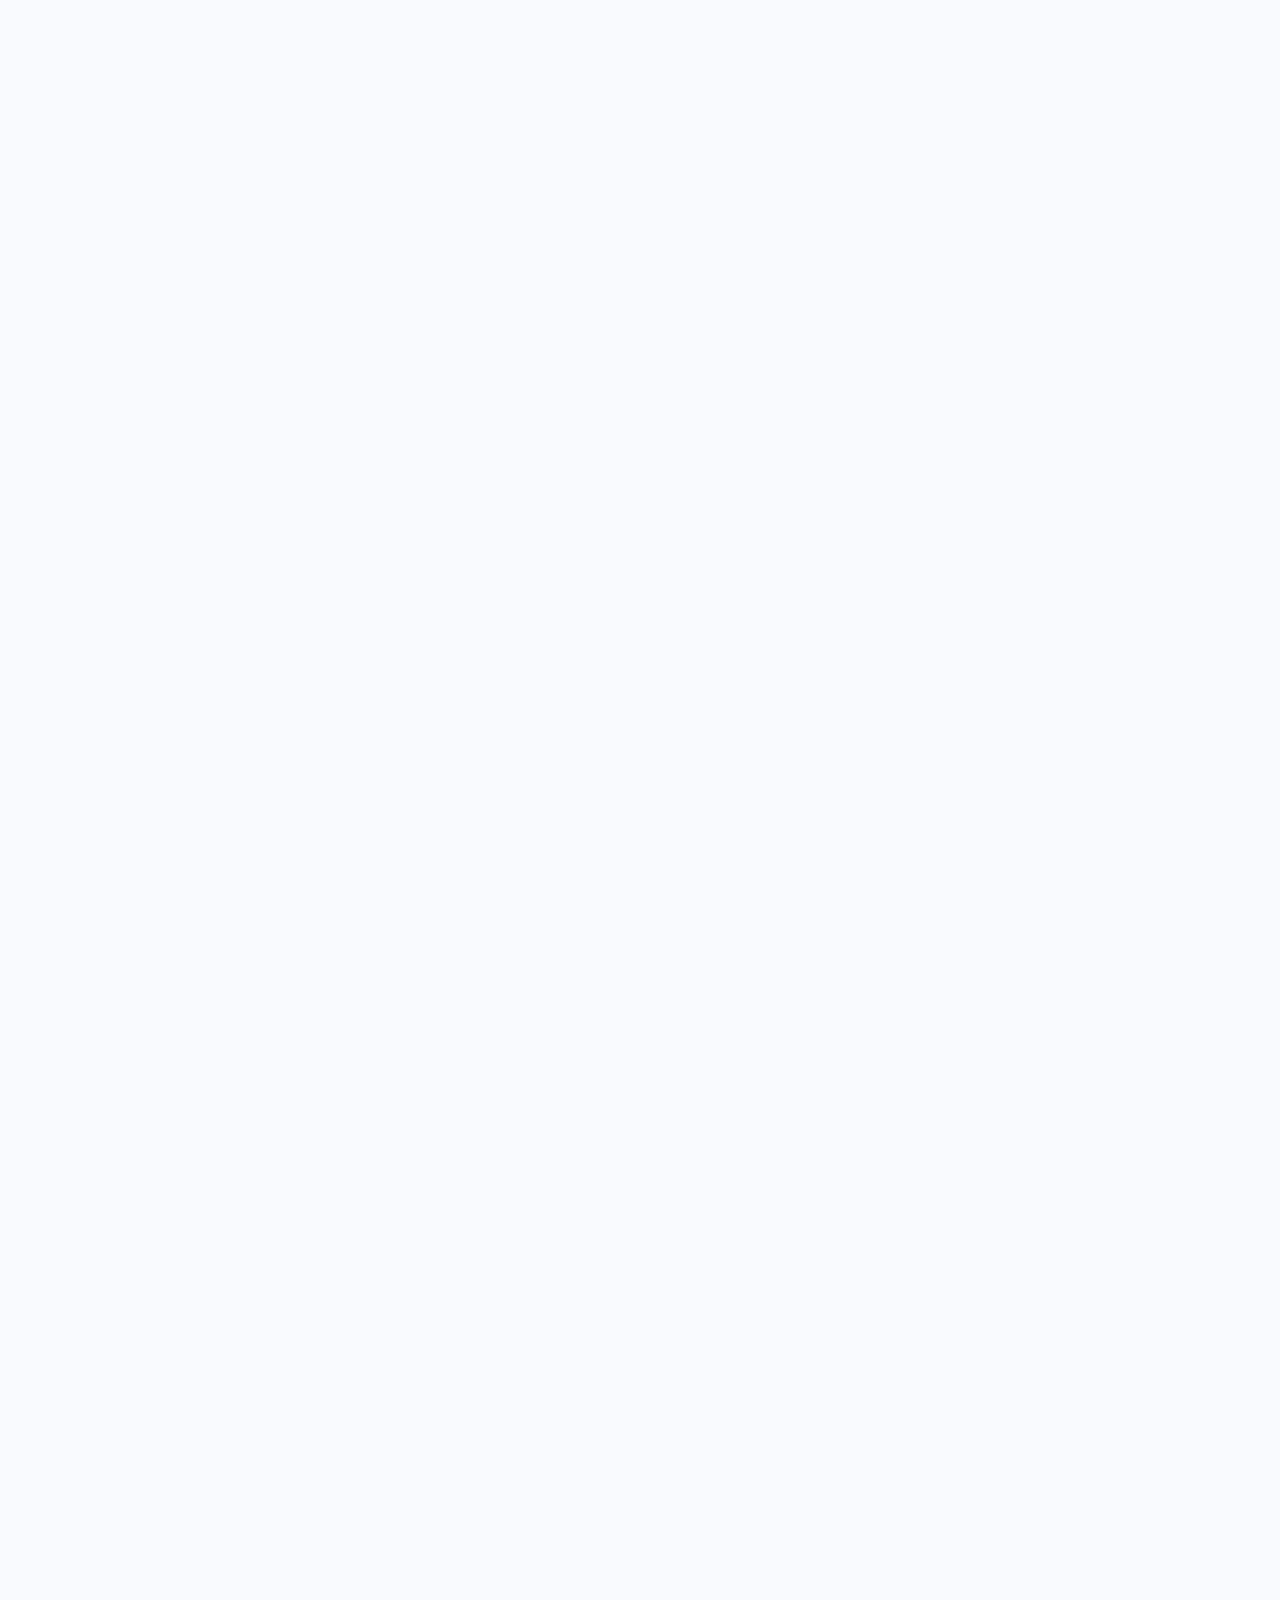
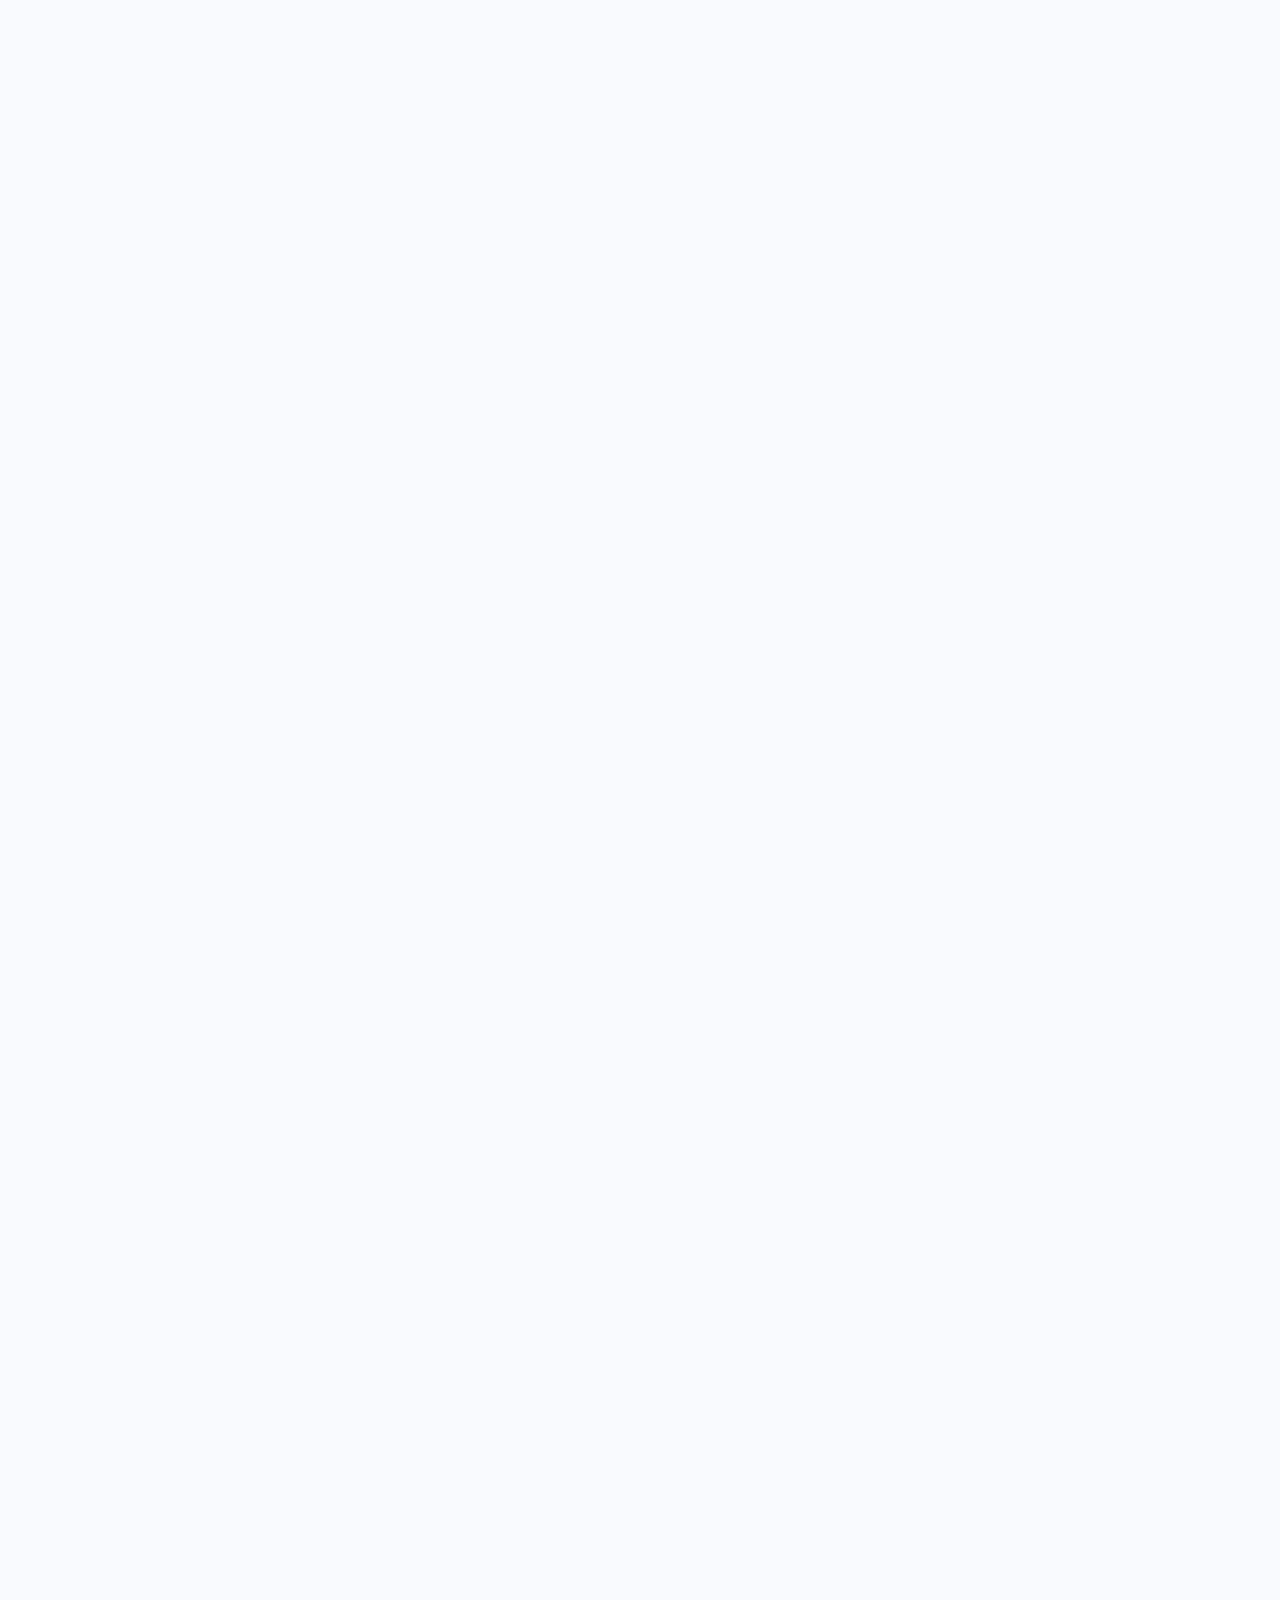
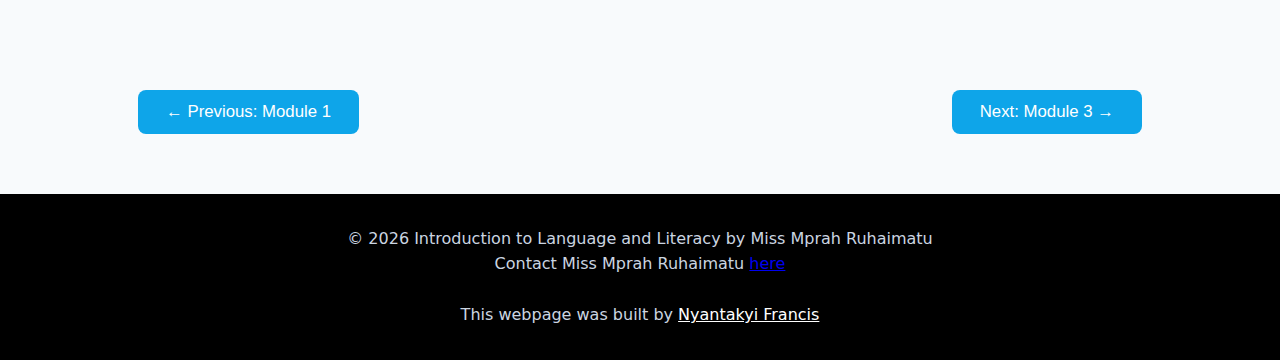
<file: introduction_to_language_and_literacy/module-2.html>
<!DOCTYPE html>
<html lang="en">

<head>
    <meta charset="UTF-8">
    <meta name="viewport" content="width=device-width, initial-scale=1.0">
    <title>Module 2 - Nature and Concept of Language & Literacy | Introduction to Language and Literacy</title>
    <link rel="stylesheet" href="assets/css/styles.css">
    <script defer src="assets/js/script.js"></script>
</head>

<body>

    <!-- Top Navigation -->
    <header>
        <nav>
            <div class="logo">Introduction to Language and Literacy</div>
            <ul class="nav-links">
                <li><a href="index.html">Home</a></li>
                
                <li class="dropdown">
                    <a href="#">All Modules ▼</a>
                    <div class="dropdown-content">
                        <a href="module-1.html">Module 1: Course Manual, Misconceptions & Biases</a>
                        <a href="module-2.html">Module 2: Nature and Concept of Language & Literacy</a>
                        <a href="module-3.html">Module 3: Theories of Language Acquisition</a>
                        <a href="module-4.html">Module 4: L1 Acquisition</a>
                        <a href="module-5.html">Module 5: Bilingual Education in Ghana</a>
                        <a href="module-6.html">Module 6: The Language/Literacy Teacher</a>
                    </div>
                </li>
            </ul>
        </nav>
    </header>

    <div class="module-container">
        <!-- Module Header -->
        <div class="section"
            style="text-align: center; background: linear-gradient(135deg, #0ea5e9, #10b981); color: white;">
            <h1>Module 2</h1>
            <h2>Nature and Concept of Language and Literacy</h2>
            <p>A Six-Module Professional Learning Course by Miss Mprah Ruhaimatu</p>
        </div>

        <!-- 1. Module Overview -->
        <div class="section">
            <h2>1. Module Overview</h2>
            <p>
                This module introduces student teachers to the meaning, nature, and characteristics of language and
                literacy. It helps learners understand that language is not merely a school subject but the foundation
                of communication, social interaction, thinking, and learning. The module also clarifies that literacy
                is broader than the simple ability to read and write. It includes the capacity to make meaning, express
                ideas, interpret information, and participate effectively in academic and social life.
            </p>
            <p>
                In addition, this module examines the stages of literacy development, from the earliest foundations of
                literacy to more advanced literacy for growth. It also addresses the difficulties many learners face in
                becoming literate, especially within multilingual and diverse classrooms in Ghana. By the end of the
                module, student teachers should be able to explain language and literacy clearly, distinguish between
                the two concepts, and respond more thoughtfully to the literacy needs of learners.
            </p>
        </div>

        <!-- 2. Learning Outcomes -->
        <div class="section">
            <h2>2. Learning Outcomes</h2>
            <p>By the end of this module, student teachers should be able to:</p>
            <ol>
                <li>Define and explain the concepts of language and literacy.</li>
                <li>Discuss the nature and major characteristics of language.</li>
                <li>Differentiate between language and literacy.</li>
                <li>Identify and explain the stages of literacy development.</li>
                <li>Identify the major components of literacy development.</li>
                <li>Discuss the challenges of developing literacy among diverse learners.</li>
                <li>Suggest practical ways of addressing literacy challenges in the classroom.</li>
            </ol>
        </div>

        <!-- 3. Module Content -->
        <div class="section">
            <h2>3. Module Content</h2>

            <div style="margin-bottom: 2.5rem;">
                <h3>What is Language?</h3>
                <p>
                    Language is a human system of communication used to express ideas, feelings, needs, experiences,
                    and knowledge. It may be spoken, written, or signed, and it is central to how people interact with
                    others and make sense of the world around them. Language is not simply a collection of words. It is
                    a structured system made up of sounds, symbols, rules, meanings, and social uses.
                </p>
                <p>
                    In education, language is the means through which teaching and learning take place. Teachers use
                    language to explain concepts, ask questions, give instructions, encourage participation, and assess
                    understanding. Learners, in turn, use language to listen, speak, read, write, ask, respond,
                    explain, and think through ideas.
                </p>
            </div>

            <div style="margin-bottom: 2.5rem;">
                <h3>The Nature of Language</h3>
                <p>
                    The nature of language refers to the essential qualities that make language what it is. Language is
                    not random; it has identifiable features that help us understand how it works in society and in the
                    classroom.
                </p>
                <p>Some major characteristics of language include:</p>
                <ul>
                    <li><strong>Language is systematic:</strong> it follows patterns and rules.</li>
                    <li><strong>Language is symbolic:</strong> words and signs stand for meanings.</li>
                    <li><strong>Language is social:</strong> it exists for communication and interaction.</li>
                    <li><strong>Language is learned:</strong> children acquire language through exposure and use.</li>
                    <li><strong>Language is dynamic:</strong> it changes over time and across contexts.</li>
                    <li><strong>Language is functional:</strong> it is used to inform, persuade, question, narrate, and
                        express feelings.</li>
                    <li><strong>Language reflects culture:</strong> it carries social identity, values, and worldview.
                    </li>
                </ul>
            </div>

            <div style="margin-bottom: 2.5rem;">
                <h3>Why Teachers Must Understand the Nature of Language</h3>
                <p>
                    Teachers who understand the nature of language are better prepared to support learners in diverse
                    classrooms. They recognize that language learning is gradual, that learners bring linguistic
                    resources from home, and that errors are often part of the learning process rather than signs of
                    inability.
                </p>
                <p>
                    Such teachers are also more patient, more inclusive, and more capable of using language
                    strategically to promote understanding across subjects.
                </p>
            </div>

            <div style="margin-bottom: 2.5rem;">
                <h3>What is Literacy?</h3>
                <p>
                    Literacy is the ability to use language meaningfully for communication, learning, and participation
                    in society. Traditionally, literacy has been associated with reading and writing, but modern
                    understanding shows that literacy is broader. It involves making meaning from texts, expressing
                    ideas clearly, interpreting messages, and using language effectively in different situations.
                </p>
                <p>
                    Literacy therefore includes not only decoding print, but also comprehension, vocabulary
                    development, oral language, writing, critical thinking, and functional use of language in everyday
                    and academic life.
                </p>
            </div>

            <div style="margin-bottom: 2.5rem;">
                <h3>Language and Literacy: What is the Difference?</h3>
                <p>
                    Language and literacy are closely related, but they are not exactly the same. Language is the
                    broader system of communication through which people think, speak, listen, read, and write.
                    Literacy refers more specifically to the meaningful use of language for reading, writing,
                    comprehension, interpretation, and communication in social and academic contexts.
                </p>
                <p>
                    In simple terms, language is the wider communicative system, while literacy is one major area of
                    development within that system. A learner may acquire oral language naturally, but literacy usually
                    requires deliberate teaching, guided practice, and continued support.
                </p>
                <p><strong>Key distinction:</strong></p>
                <ul>
                    <li><strong>Language</strong> includes speaking, listening, reading, writing, and meaning-making.
                    </li>
                    <li><strong>Literacy</strong> focuses on the effective use of language for reading, writing,
                        comprehension, and participation.</li>
                </ul>
            </div>

            <div style="margin-bottom: 2.5rem;">
                <h3>Relationship between Language and Literacy</h3>
                <p>
                    Although language and literacy are different concepts, they are deeply connected. Oral language
                    supports literacy development. A learner who can listen attentively, understand vocabulary, and
                    express ideas orally is better positioned to become a successful reader and writer.
                </p>
                <p>
                    This is why literacy teaching must not ignore speaking and listening. Learners need rich language
                    experiences before and alongside reading and writing instruction.
                </p>
            </div>

            <div style="margin-bottom: 2.5rem;">
                <h3>Stages of Literacy Development</h3>
                <p>
                    Literacy develops gradually over time. It is not achieved in one moment. The course outline points
                    to four key stages which help teachers understand learner progress and plan suitable support.
                </p>
            </div>

            <div style="margin-bottom: 2.5rem;">
                <h3>Stage 1: Foundation for Literacy</h3>
                <p>
                    This is the stage where the child begins to develop readiness for literacy. It includes oral
                    language growth, listening ability, awareness of sounds, interest in stories, print awareness, and
                    early vocabulary development. At this stage, children may not yet read or write conventionally, but
                    they are building the underlying skills that make literacy possible.
                </p>
                <p>
                    Teachers at this stage should use songs, rhymes, storytelling, conversation, picture discussion,
                    and print-rich classroom environments.
                </p>
            </div>

            <div style="margin-bottom: 2.5rem;">
                <h3>Stage 2: Beginning Literacy</h3>
                <p>
                    At this stage, learners begin to connect sounds with symbols, identify letters and words, attempt
                    simple reading, and write basic forms of language. They are starting to decode print and make
                    connections between oral and written language.
                </p>
                <p>
                    This stage requires careful guidance, repetition, phonological awareness activities, vocabulary
                    support, and confidence-building.
                </p>
            </div>

            <div style="margin-bottom: 2.5rem;">
                <h3>Stage 3: Consolidation / Fluency</h3>
                <p>
                    Here, learners begin to read more accurately and fluently. They become more confident in reading
                    familiar texts and can write with increasing independence. Their attention gradually shifts from
                    merely decoding words to understanding and using meaning.
                </p>
                <p>
                    Teachers at this stage should support comprehension, guided reading, vocabulary enrichment, oral
                    discussion, and more purposeful writing tasks.
                </p>
            </div>

            <div style="margin-bottom: 2.5rem;">
                <h3>Stage 4: Literacy for Growth</h3>
                <p>
                    At this stage, literacy becomes a tool for learning across subjects. Learners use reading and
                    writing to gain knowledge, analyse ideas, solve problems, and participate in academic life. They
                    are expected to read not only for practice but for information, interpretation, and personal
                    development.
                </p>
                <p>
                    This stage reminds teachers that literacy is not limited to lower primary. It remains relevant
                    across upper primary, JHS, SHS, and beyond.
                </p>
            </div>

            <div style="margin-bottom: 2.5rem;">
                <h3>Components of Literacy Development</h3>
                <p>
                    Literacy development involves several connected components. Teachers need to understand these
                    components so that they do not reduce literacy teaching to only one skill.
                </p>
                <ul>
                    <li><strong>Listening:</strong> helps learners understand spoken language and follow ideas.</li>
                    <li><strong>Speaking:</strong> supports expression, participation, confidence, and oral
                        meaning-making.</li>
                    <li><strong>Vocabulary:</strong> gives learners the words needed to understand and communicate
                        meaning.</li>
                    <li><strong>Phonological awareness:</strong> helps learners notice and work with sounds in language.
                    </li>
                    <li><strong>Reading:</strong> develops decoding, comprehension, interpretation, and meaning-making.
                    </li>
                    <li><strong>Writing:</strong> enables learners to record, organise, and communicate ideas.</li>
                    <li><strong>Comprehension:</strong> allows learners to understand, interpret, and respond to texts.
                    </li>
                    <li><strong>Critical thinking:</strong> supports questioning, analysis, and application of ideas.
                    </li>
                </ul>
            </div>

            <div style="margin-bottom: 2.5rem;">
                <h3>Challenges to Developing Literacy among Diverse Learners</h3>
                <p>
                    Not all learners develop literacy at the same pace or under the same conditions. In Ghanaian
                    classrooms, literacy development may be affected by language background, home support, school
                    resources, instructional quality, learner confidence, and social conditions.
                </p>
                <p>Common challenges include:</p>
                <ul>
                    <li>limited access to books and print materials,</li>
                    <li>large class sizes that reduce individual attention,</li>
                    <li>multilingual classrooms where learners have different language backgrounds,</li>
                    <li>negative attitudes toward local languages,</li>
                    <li>poor reading culture at home and in school,</li>
                    <li>inadequate teaching methods,</li>
                    <li>learning difficulties that go unidentified or unsupported,</li>
                    <li>fear, shyness, or low confidence in oral participation.</li>
                </ul>
            </div>

            <div style="margin-bottom: 2.5rem;">
                <h3>Addressing Literacy Challenges</h3>
                <p>
                    Teachers can respond to literacy challenges by using inclusive, practical, and learner-sensitive
                    approaches. Literacy development improves when teaching is meaningful, supportive, and responsive to
                    learner needs.
                </p>
                <ul>
                    <li>create print-rich and language-rich classrooms,</li>
                    <li>use storytelling, discussion, and questioning regularly,</li>
                    <li>support oral language alongside reading and writing,</li>
                    <li>scaffold learning for weaker learners,</li>
                    <li>value learners’ home languages as resources where appropriate,</li>
                    <li>encourage reading habits through regular reading activities,</li>
                    <li>differentiate instruction for diverse learners,</li>
                    <li>work patiently and positively with struggling learners.</li>
                </ul>
            </div>

            <div style="margin-bottom: 2.5rem;">
                <h3>Why This Module Matters</h3>
                <p>
                    This module is foundational because teachers need clear and accurate understanding of language and
                    literacy before they can teach effectively. If a teacher misunderstands literacy, that teacher may
                    focus narrowly on reading aloud and ignore comprehension, oral language, writing, and learner
                    diversity. If a teacher misunderstands language, that teacher may fail to support multilingual
                    learners or may treat errors unfairly.
                </p>
                <p>
                    A strong understanding of language and literacy helps student teachers become more thoughtful,
                    inclusive, and effective in their future classrooms.
                </p>
            </div>
        </div>

        <!-- 4. Ghanaian Classroom Examples -->
        <div class="section">
            <h2>4. Ghanaian Classroom Examples</h2>
            <ul>
                <li>
                    <strong>Example 1:</strong> In a Basic 1 classroom, a learner enjoys songs, stories, and picture
                    talk but cannot yet read printed words independently. This learner is still developing the
                    foundation for literacy and should not be labelled weak simply because conventional reading has not
                    fully developed.
                </li>
                <li>
                    <strong>Example 2:</strong> A teacher in a multilingual class notices that some pupils understand
                    oral explanations in Twi or Ewe more easily than English. Rather than seeing this as a problem, the
                    teacher uses visuals, gestures, repetition, and guided discussion to support literacy growth.
                </li>
                <li>
                    <strong>Example 3:</strong> A JHS learner can read words aloud but struggles to explain what the
                    passage means. This shows that literacy is not only word recognition; comprehension is also a vital
                    part of literacy development.
                </li>
            </ul>
        </div>

        <!-- 5. Interactive Learning Activities -->
        <div class="section">
            <h2>5. Interactive Learning Activities</h2>
            <ul>
                <li>
                    <strong>Activity 1: Concept Pairing</strong><br>
                    In pairs, define <strong>language</strong> and <strong>literacy</strong> in your own words. Then
                    identify at least three differences and two similarities between them.
                </li>
                <li>
                    <strong>Activity 2: Stage Identification</strong><br>
                    Read four short classroom scenarios and decide which stage of literacy development each learner is
                    likely in: foundation, beginning literacy, consolidation/fluency, or literacy for growth.
                </li>
                <li>
                    <strong>Activity 3: Group Brainstorming</strong><br>
                    In groups, list the major challenges to literacy development in Ghanaian classrooms. Categorise your
                    responses under home factors, school factors, teacher factors, and learner factors.
                </li>
                <li>
                    <strong>Activity 4: Practical Solution Building</strong><br>
                    Choose one literacy challenge such as poor reading culture, multilingual difficulty, or lack of
                    materials, and propose realistic classroom solutions a student teacher can apply.
                </li>
            </ul>
        </div>

        <!-- 6. Reflection Questions -->
        <div class="section">
            <h2>6. Reflection Questions</h2>
            <ul>
                <li>Why is it important for teachers to distinguish clearly between language and literacy?</li>
                <li>Which characteristic of language do you consider most important for classroom teaching, and why?
                </li>
                <li>At which stage of literacy development do you think learners need the most support? Explain your
                    answer.</li>
                <li>What literacy challenges are most common in Ghanaian schools, and how can teachers respond to them?
                </li>
            </ul>
        </div>

        <!-- 7. Application Task -->
        <div class="section">
            <h2>7. Application Task</h2>
            <p>
                Write a short response on the topic:
            </p>
            <p><strong>“Why Literacy Development Must Be the Responsibility of Every Teacher.”</strong></p>
            <p>In your response, explain:</p>
            <ul>
                <li>what language is,</li>
                <li>what literacy is,</li>
                <li>how the two are connected,</li>
                <li>why teachers in all subjects should support literacy development.</li>
            </ul>
        </div>

        <!-- Navigation Buttons -->
        <div class="nav-buttons">
            <button onclick="window.location.href='module-1.html'">← Previous: Module 1</button>
            <button onclick="window.location.href='module-3.html'">Next: Module 3 →</button>
        </div>
    </div>

    <footer style="background: #000000; color: #cbd5e1; text-align: center; padding: 2rem; margin-top: 60px;">
        <p>&copy; 2026 Introduction to Language and Literacy by Miss Mprah Ruhaimatu</p>
        <p>Contact Miss Mprah Ruhaimatu <a href="mailto:naamipeace@gmail.com">here</a></p>
        <br>
<p>This webpage was built by <a href="https://nyantakyi-francis.github.io/portfolio/index.html" style="color: white;">Nyantakyi
                Francis</a></p>
    </footer>

</body>

</html>
</file>
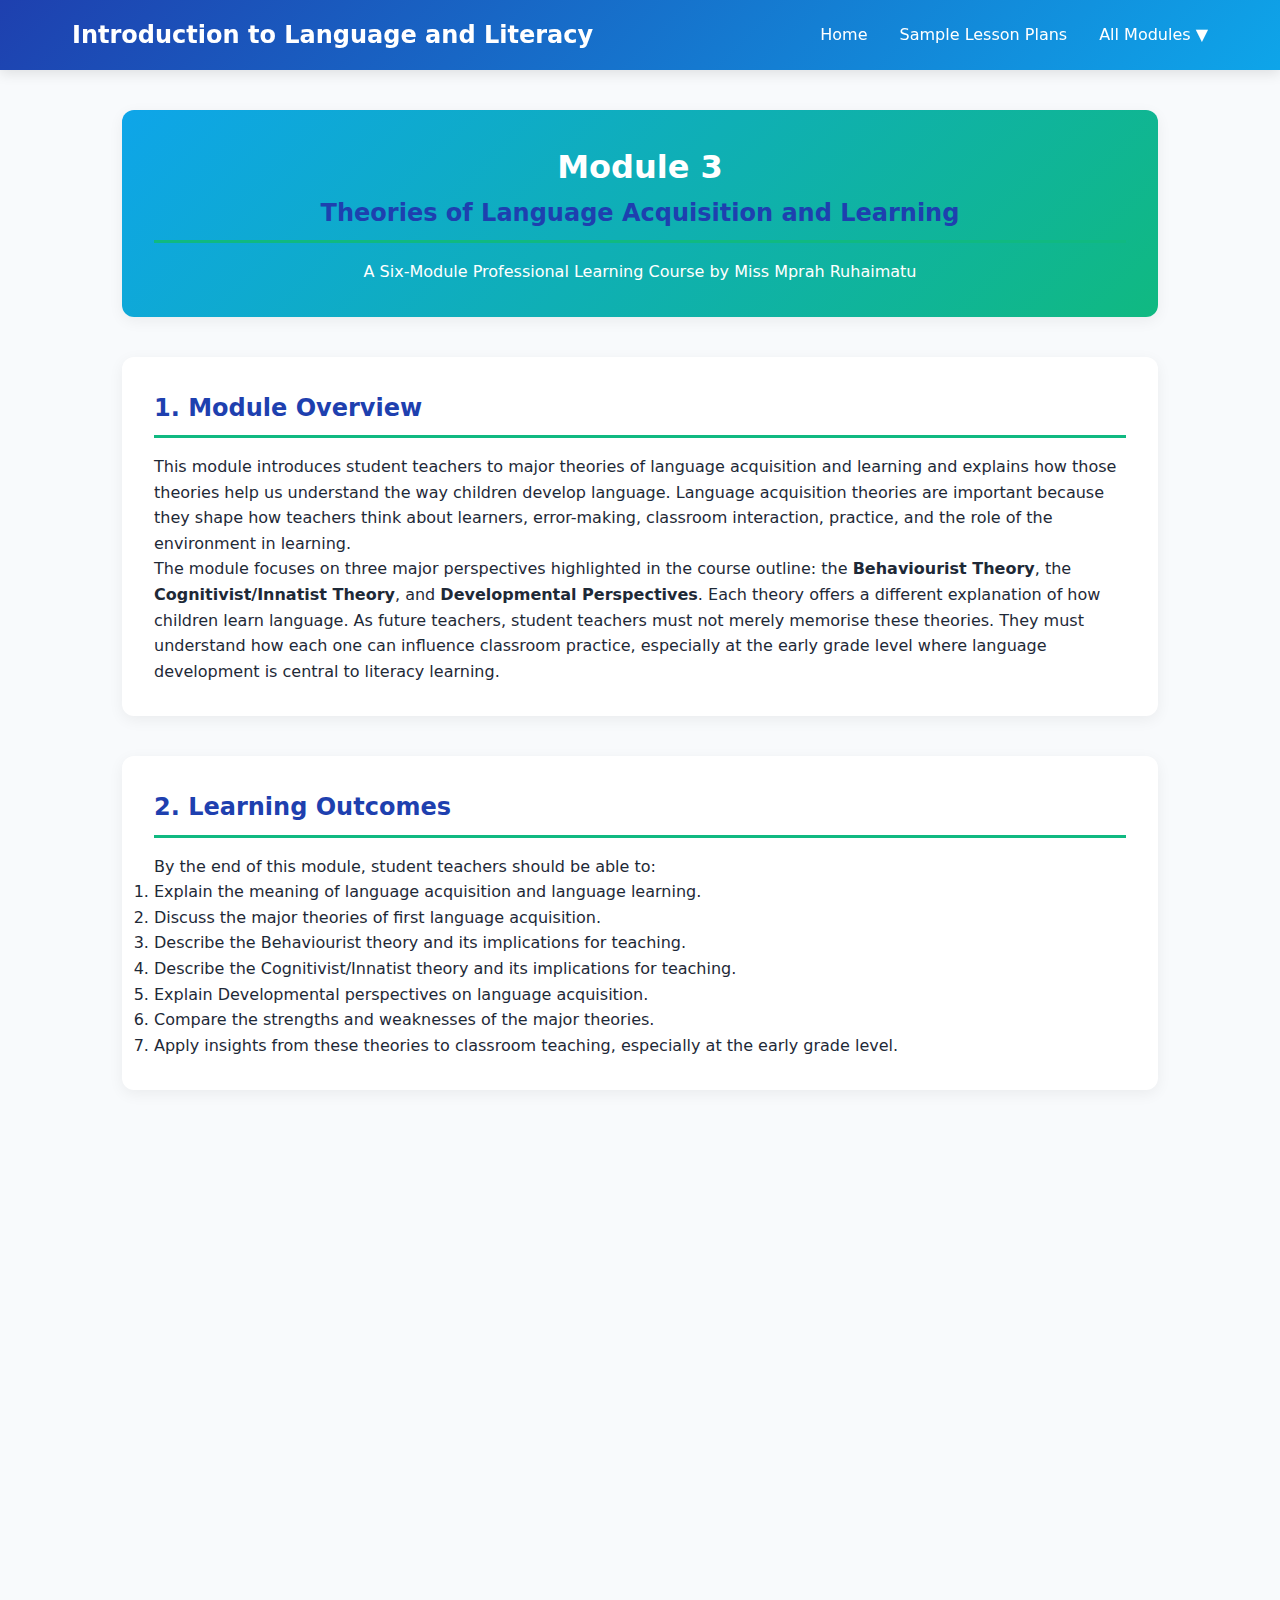
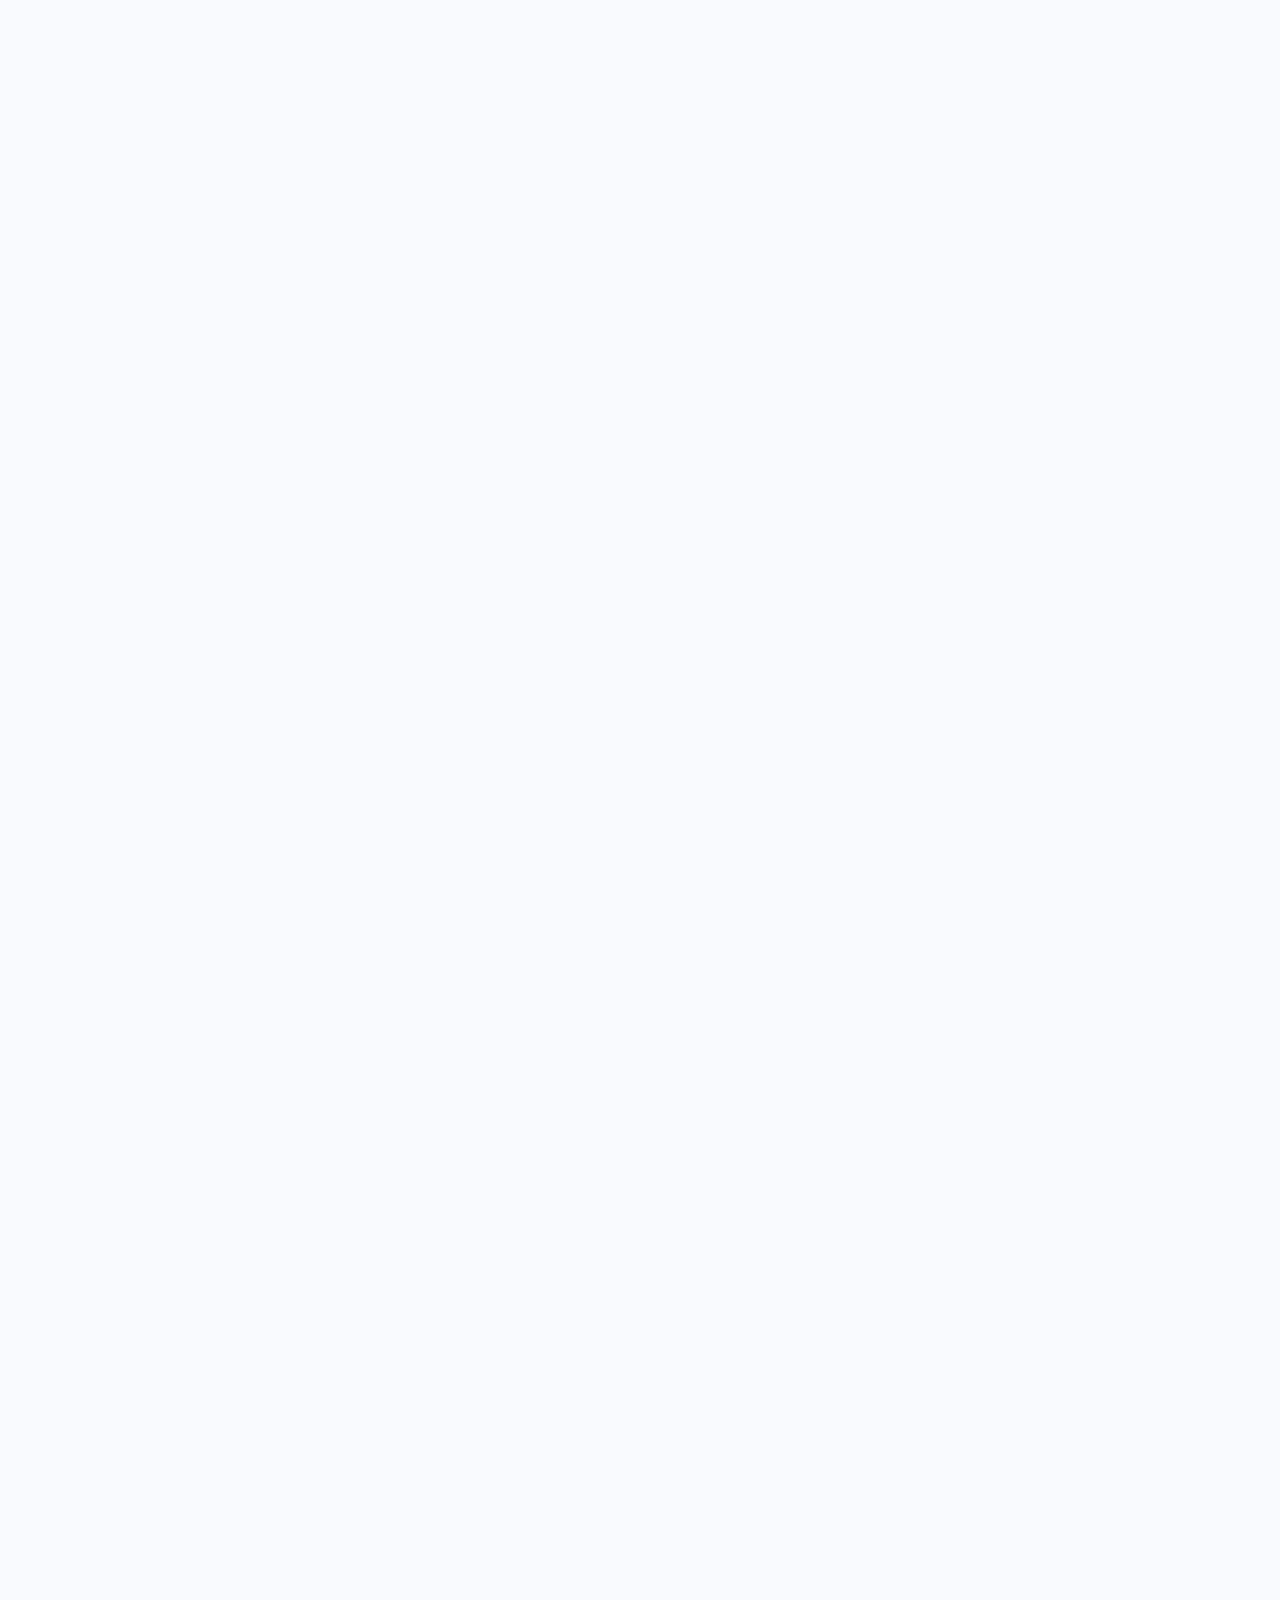
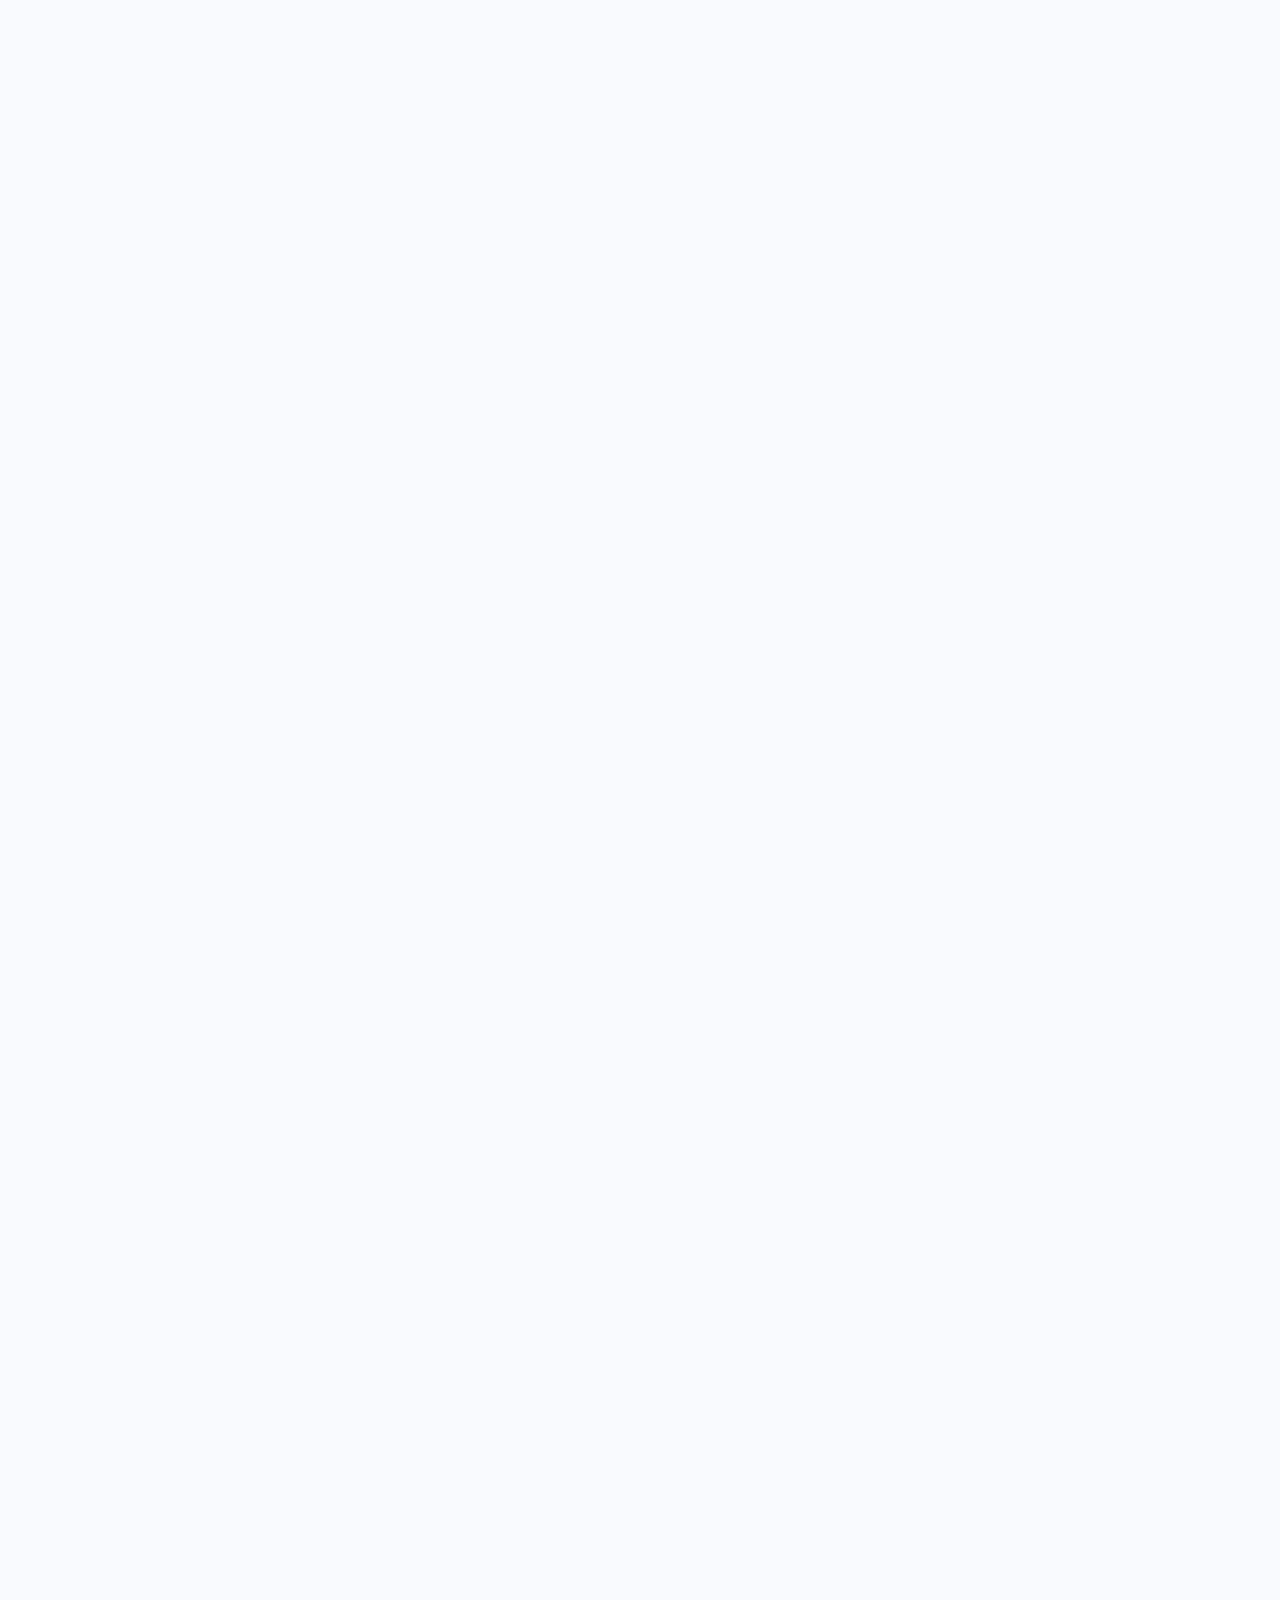
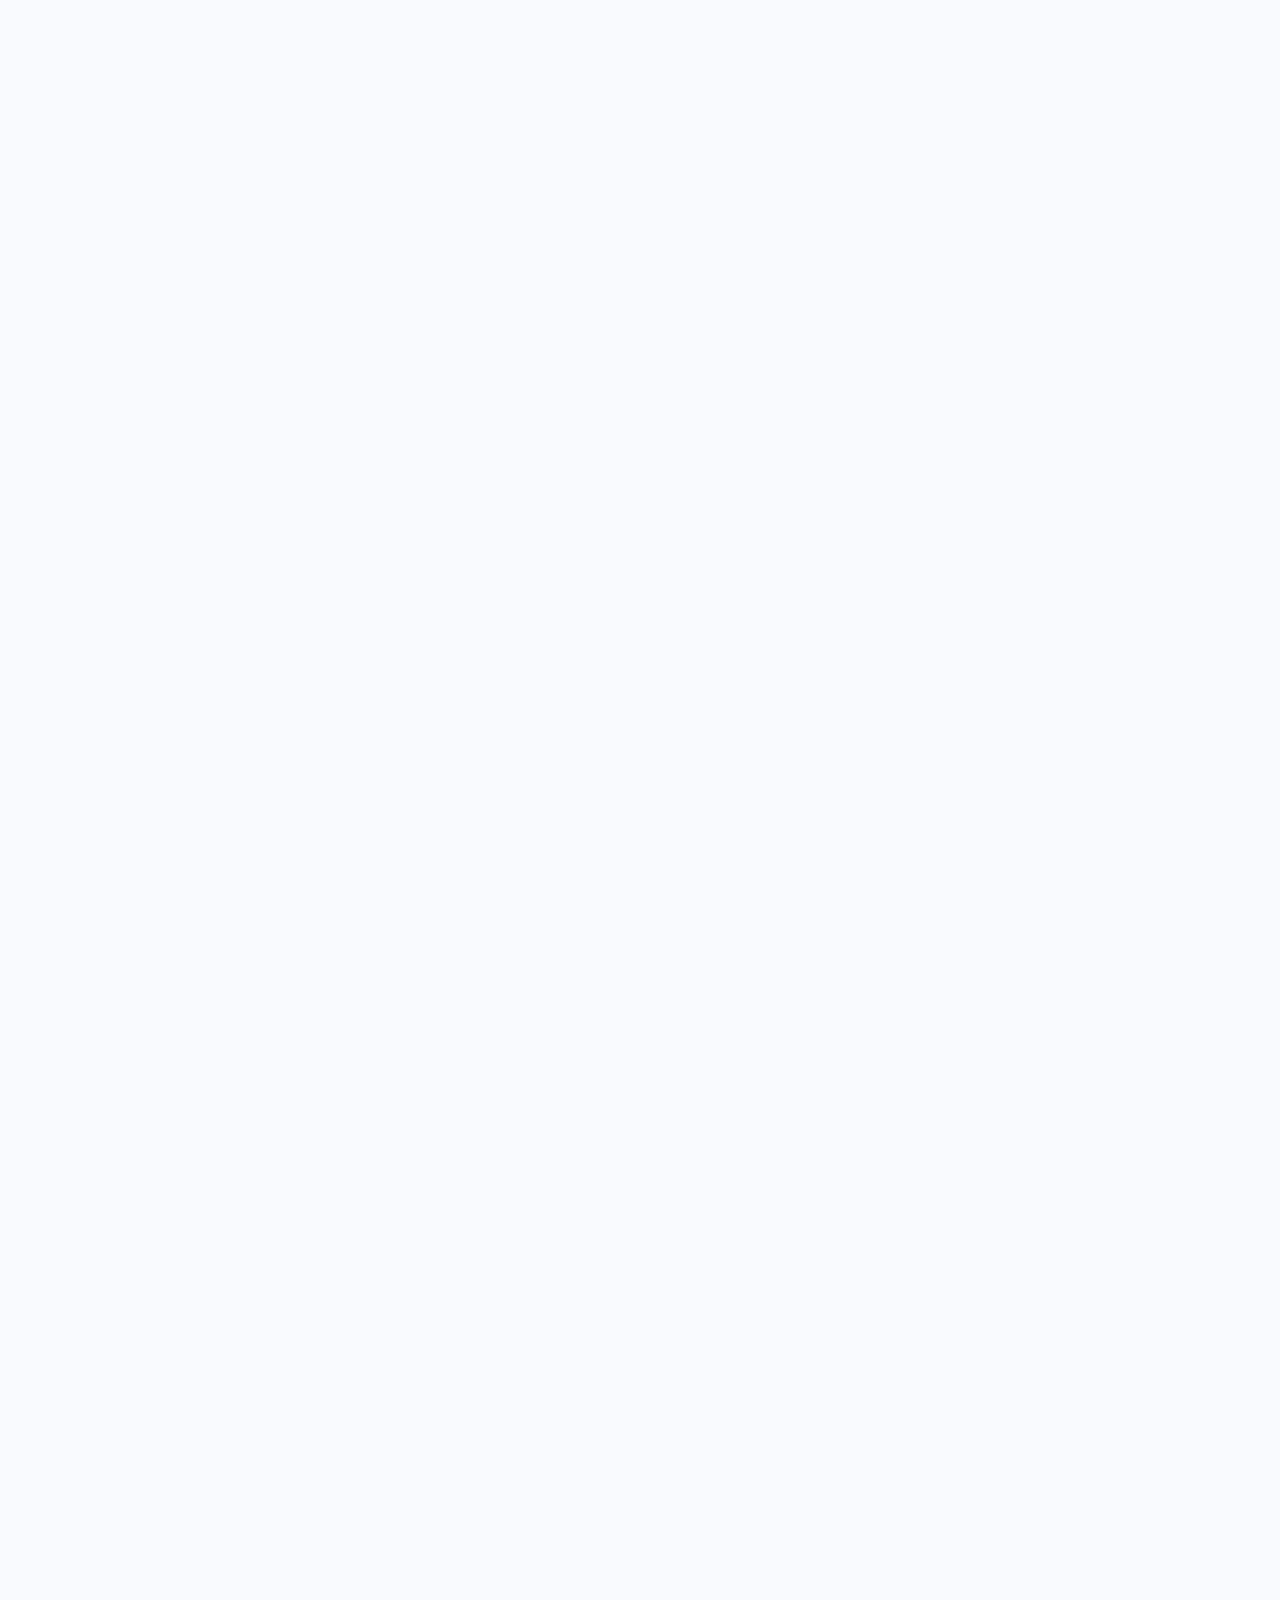
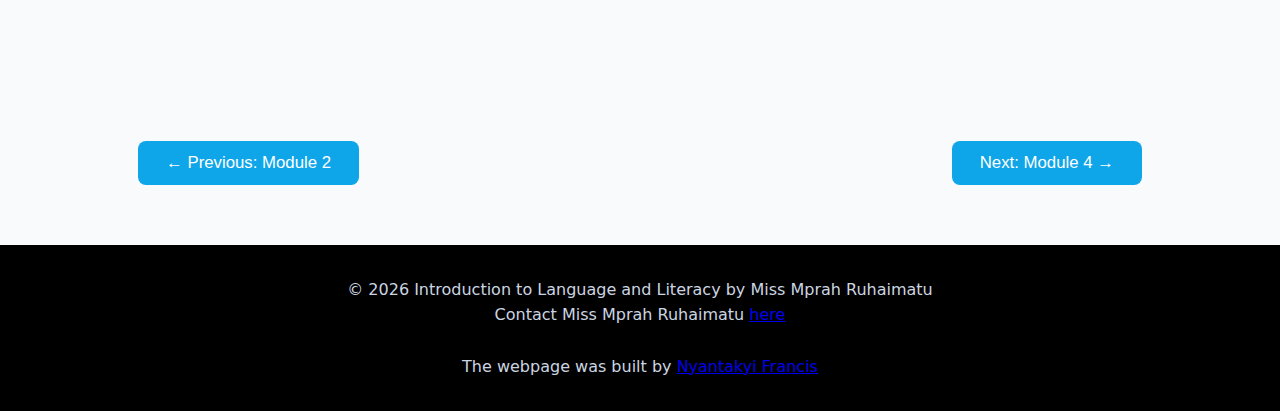
<file: introduction_to_language_and_literacy/module-3.html>
<!DOCTYPE html>
<html lang="en">

<head>
    <meta charset="UTF-8">
    <meta name="viewport" content="width=device-width, initial-scale=1.0">
    <title>Module 3 - Theories of Language Acquisition and Learning | Introduction to Language and Literacy</title>
    <link rel="stylesheet" href="assets/css/styles.css">
    <script defer src="assets/js/script.js"></script>
</head>

<body>

    <!-- Top Navigation -->
    <header>
        <nav>
            <div class="logo">Introduction to Language and Literacy</div>
            <ul class="nav-links">
                <li><a href="index.html">Home</a></li>
                <li><a href="assets/pdf/B8-ENG-WK6.pdf" target="_blank">Sample Lesson Plans</a></li>
                <li class="dropdown">
                    <a href="#">All Modules ▼</a>
                    <div class="dropdown-content">
                        <a href="module-1.html">Module 1: Course Manual, Misconceptions & Biases</a>
                        <a href="module-2.html">Module 2: Nature and Concept of Language & Literacy</a>
                        <a href="module-3.html">Module 3: Theories of Language Acquisition</a>
                        <a href="module-4.html">Module 4: L1 Acquisition</a>
                        <a href="module-5.html">Module 5: Bilingual Education in Ghana</a>
                        <a href="module-6.html">Module 6: The Language/Literacy Teacher</a>
                    </div>
                </li>
            </ul>
        </nav>
    </header>

    <div class="module-container">
        <!-- Module Header -->
        <div class="section"
            style="text-align: center; background: linear-gradient(135deg, #0ea5e9, #10b981); color: white;">
            <h1>Module 3</h1>
            <h2>Theories of Language Acquisition and Learning</h2>
            <p>A Six-Module Professional Learning Course by Miss Mprah Ruhaimatu</p>
        </div>

        <!-- 1. Module Overview -->
        <div class="section">
            <h2>1. Module Overview</h2>
            <p>
                This module introduces student teachers to major theories of language acquisition and learning and
                explains how those theories help us understand the way children develop language. Language acquisition
                theories are important because they shape how teachers think about learners, error-making, classroom
                interaction, practice, and the role of the environment in learning.
            </p>
            <p>
                The module focuses on three major perspectives highlighted in the course outline: the
                <strong>Behaviourist Theory</strong>, the <strong>Cognitivist/Innatist Theory</strong>, and
                <strong>Developmental Perspectives</strong>. Each theory offers a different explanation of how children
                learn language. As future teachers, student teachers must not merely memorise these theories. They must
                understand how each one can influence classroom practice, especially at the early grade level where
                language development is central to literacy learning.
            </p>
        </div>

        <!-- 2. Learning Outcomes -->
        <div class="section">
            <h2>2. Learning Outcomes</h2>
            <p>By the end of this module, student teachers should be able to:</p>
            <ol>
                <li>Explain the meaning of language acquisition and language learning.</li>
                <li>Discuss the major theories of first language acquisition.</li>
                <li>Describe the Behaviourist theory and its implications for teaching.</li>
                <li>Describe the Cognitivist/Innatist theory and its implications for teaching.</li>
                <li>Explain Developmental perspectives on language acquisition.</li>
                <li>Compare the strengths and weaknesses of the major theories.</li>
                <li>Apply insights from these theories to classroom teaching, especially at the early grade level.</li>
            </ol>
        </div>

        <!-- 3. Module Content -->
        <div class="section">
            <h2>3. Module Content</h2>

            <div style="margin-bottom: 2.5rem;">
                <h3>What is Language Acquisition?</h3>
                <p>
                    Language acquisition refers to the process through which human beings, especially children, develop
                    the ability to understand and use language. It includes learning sounds, words, grammar, meaning,
                    and the social use of language. First language acquisition usually begins naturally from infancy as
                    the child interacts with parents, caregivers, siblings, and the surrounding environment.
                </p>
                <p>
                    Language learning, on the other hand, may be used more broadly to refer to both natural acquisition
                    and more conscious forms of learning through instruction, practice, correction, and exposure. In
                    classroom settings, teachers need to appreciate both the natural and guided dimensions of language
                    development.
                </p>
            </div>

            <div style="margin-bottom: 2.5rem;">
                <h3>Why Theories of Language Acquisition Matter</h3>
                <p>
                    Theories help teachers explain why children acquire language the way they do. They provide ways of
                    understanding learner behaviour, the role of input, the importance of interaction, the place of
                    imitation, and the function of the mind in language development.
                </p>
                <p>
                    For teachers, theories are useful because they influence practical decisions. For example, if a
                    teacher believes that children learn language mainly through imitation, the teacher may emphasise
                    repetition and modelling. If another teacher believes that language develops through mental
                    structures and cognitive growth, that teacher may focus more on meaning, discovery, and readiness.
                </p>
            </div>

            <div style="margin-bottom: 2.5rem;">
                <h3>The Behaviourist Theory</h3>
                <p>
                    The Behaviourist theory is associated with scholars such as B. F. Skinner. This theory argues that
                    language is learned through imitation, practice, reinforcement, and habit formation. According to
                    this view, children learn language by hearing adults speak, copying what they hear, and receiving
                    positive reinforcement when their utterances are accepted or rewarded.
                </p>
                <p>
                    For the behaviourist, the environment plays a major role. Language development depends heavily on
                    stimulus and response. A child hears a word, repeats it, and gradually forms language habits
                    through repetition and correction.
                </p>
            </div>

            <div style="margin-bottom: 2.5rem;">
                <h3>Classroom Implications of the Behaviourist Theory</h3>
                <p>
                    The Behaviourist theory has influenced many teaching practices, especially in the early years. Its
                    classroom implications include:
                </p>
                <ul>
                    <li>teacher modelling of correct language forms,</li>
                    <li>drilling and repetition,</li>
                    <li>practice through songs, chants, and repeated patterns,</li>
                    <li>feedback and correction,</li>
                    <li>reinforcement of correct responses.</li>
                </ul>
                <p>
                    This theory is especially useful in helping teachers understand the value of exposure, practice, and
                    repeated use of language forms. However, it does not fully explain how children produce sentences
                    they have never heard before or how they internalise complex grammar so quickly.
                </p>
            </div>

            <div style="margin-bottom: 2.5rem;">
                <h3>Strengths and Limitations of the Behaviourist Theory</h3>
                <p><strong>Strengths:</strong></p>
                <ul>
                    <li>It highlights the importance of environment and input.</li>
                    <li>It values modelling, imitation, and practice.</li>
                    <li>It helps teachers understand the role of reinforcement in learning.</li>
                </ul>
                <p><strong>Limitations:</strong></p>
                <ul>
                    <li>It overemphasises imitation and habit formation.</li>
                    <li>It does not fully explain creativity in children’s language.</li>
                    <li>It underestimates the child’s internal mental capacity for language development.</li>
                </ul>
            </div>

            <div style="margin-bottom: 2.5rem;">
                <h3>The Cognitivist / Innatist Theory</h3>
                <p>
                    The Cognitivist/Innatist perspective is commonly linked with Noam Chomsky and other scholars who
                    argue that children are biologically prepared for language. According to this view, language
                    acquisition is not simply a matter of imitation. The human mind has an inborn capacity that enables
                    children to recognise patterns, generate rules, and produce language creatively.
                </p>
                <p>
                    This perspective challenges the Behaviourist claim that language is merely learned through external
                    conditioning. It suggests that children do not only copy language; they actively construct it.
                    This explains why children sometimes say sentences they have never been taught directly and why they
                    can apply grammatical patterns in new contexts.
                </p>
            </div>

            <div style="margin-bottom: 2.5rem;">
                <h3>Core Ideas in the Cognitivist / Innatist View</h3>
                <ul>
                    <li>Children are born with a natural capacity for language.</li>
                    <li>The mind plays a central role in organising language input.</li>
                    <li>Language development reflects both mental maturity and exposure.</li>
                    <li>Children are active rule-formers, not passive imitators only.</li>
                    <li>Errors can reflect developmental processes rather than failure.</li>
                </ul>
                <p>
                    This theory helps teachers appreciate that learners may produce “wrong” forms not because they are
                    lazy, but because they are testing patterns and building internal rules.
                </p>
            </div>

            <div style="margin-bottom: 2.5rem;">
                <h3>Classroom Implications of the Cognitivist / Innatist Theory</h3>
                <p>
                    For teaching, this theory suggests that teachers should provide rich and meaningful language input,
                    support active language use, and allow learners to experiment with language. It encourages teachers
                    to see errors as part of development and not always as problems requiring punishment.
                </p>
                <ul>
                    <li>Create language-rich classrooms with meaningful interaction.</li>
                    <li>Allow learners to explore and use language in different contexts.</li>
                    <li>Use questioning and discussion to stimulate thinking.</li>
                    <li>Support language growth patiently rather than expecting perfection immediately.</li>
                    <li>Recognise that readiness and cognitive maturity influence learning.</li>
                </ul>
            </div>

            <div style="margin-bottom: 2.5rem;">
                <h3>Strengths and Limitations of the Cognitivist / Innatist Theory</h3>
                <p><strong>Strengths:</strong></p>
                <ul>
                    <li>It explains the child’s creative use of language.</li>
                    <li>It recognises the importance of mental structures in learning.</li>
                    <li>It helps teachers see learner errors as developmental.</li>
                </ul>
                <p><strong>Limitations:</strong></p>
                <ul>
                    <li>It may underplay the influence of social interaction and environment.</li>
                    <li>It does not fully explain how culture and communication context shape language use.</li>
                    <li>It can sound too abstract if not connected to classroom realities.</li>
                </ul>
            </div>

            <div style="margin-bottom: 2.5rem;">
                <h3>Developmental Perspectives</h3>
                <p>
                    Developmental perspectives on language acquisition emphasise that language grows alongside broader
                    child development. These perspectives often draw attention to the relationship between language,
                    cognition, social interaction, and developmental readiness. Language is seen not as an isolated
                    skill but as part of the child’s total development.
                </p>
                <p>
                    From this point of view, children acquire language as they mature, interact with others, explore
                    their environment, and make sense of the world. Developmental perspectives therefore invite teachers
                    to pay attention to age, stage, experience, and interaction rather than assuming all learners
                    develop in exactly the same way or at the same pace.
                </p>
            </div>

            <div style="margin-bottom: 2.5rem;">
                <h3>Key Features of Developmental Perspectives</h3>
                <ul>
                    <li>Language development is gradual and stage-related.</li>
                    <li>Children differ in pace and pattern of language growth.</li>
                    <li>Interaction with people and environment matters.</li>
                    <li>Language is linked to cognitive and social development.</li>
                    <li>Meaningful experiences support language growth.</li>
                </ul>
                <p>
                    These perspectives are valuable for classroom teachers because they discourage unrealistic
                    expectations and encourage sensitivity to learner variation.
                </p>
            </div>

            <div style="margin-bottom: 2.5rem;">
                <h3>Classroom Implications of Developmental Perspectives</h3>
                <p>
                    Teachers who draw on developmental perspectives are more likely to plan age-appropriate and
                    learner-sensitive activities. They understand that children need meaningful interaction, guided
                    support, and opportunities to use language for real purposes.
                </p>
                <ul>
                    <li>Use activities suited to the learner’s developmental level.</li>
                    <li>Support gradual progress rather than expecting instant mastery.</li>
                    <li>Encourage storytelling, play, talk, and collaborative learning.</li>
                    <li>Observe differences among learners and avoid unfair comparison.</li>
                    <li>Link language teaching to real-life experiences and classroom interaction.</li>
                </ul>
            </div>

            <div style="margin-bottom: 2.5rem;">
                <h3>Comparing the Theories</h3>
                <p>
                    Although the theories differ, each offers useful insights for teachers.
                </p>
                <ul>
                    <li><strong>Behaviourist:</strong> emphasises imitation, repetition, reinforcement, and environment.
                    </li>
                    <li><strong>Cognitivist / Innatist:</strong> emphasises inborn capacity, mental processing, and rule
                        formation.</li>
                    <li><strong>Developmental:</strong> emphasises growth, readiness, interaction, and learner
                        variation.</li>
                </ul>
                <p>
                    No single theory explains everything about language acquisition. A wise teacher learns from all of
                    them and applies their useful aspects in balanced ways.
                </p>
            </div>

            <div style="margin-bottom: 2.5rem;">
                <h3>Applying the Theories to Early Grade Teaching</h3>
                <p>
                    At the early grade level, these theories can guide teaching in practical ways. A teacher may use
                    modelling and repetition from the Behaviourist approach, provide rich language interaction in line
                    with the Cognitivist/Innatist view, and design age-appropriate, meaningful activities based on
                    Developmental perspectives.
                </p>
                <p>
                    This means that good language teaching does not depend on one theory alone. Rather, it involves
                    thoughtful teaching that respects how children learn, develop, and use language in real situations.
                </p>
            </div>

            <div style="margin-bottom: 2.5rem;">
                <h3>Why This Module Matters</h3>
                <p>
                    This module is important because teachers need more than methods; they need understanding. When
                    teachers know why children acquire language in certain ways, they become more patient, more
                    reflective, and more effective. They are less likely to interpret learner errors unfairly and more
                    likely to support language growth with informed strategies.
                </p>
                <p>
                    Theories of language acquisition therefore provide a foundation for professional judgment in the
                    language and literacy classroom.
                </p>
            </div>
        </div>

        <!-- 4. Ghanaian Classroom Examples -->
        <div class="section">
            <h2>4. Ghanaian Classroom Examples</h2>
            <ul>
                <li>
                    <strong>Example 1:</strong> A lower primary teacher uses songs, repeated greetings, and patterned
                    sentences every morning. This reflects a behaviourist idea that repetition and practice support
                    language learning.
                </li>
                <li>
                    <strong>Example 2:</strong> A child says, “Yesterday I goed to farm,” even though no adult taught
                    that form directly. This shows that the child is actively applying a rule, which supports the
                    Cognitivist/Innatist view that learners generate language creatively.
                </li>
                <li>
                    <strong>Example 3:</strong> In a KG classroom, some learners speak confidently while others are
                    still developing short sentences. A developmentally aware teacher does not compare them harshly but
                    provides support suited to each child’s stage of growth.
                </li>
            </ul>
        </div>

        <!-- 5. Interactive Learning Activities -->
        <div class="section">
            <h2>5. Interactive Learning Activities</h2>
            <ul>
                <li>
                    <strong>Activity 1: Theory Matching</strong><br>
                    Match the following ideas to the correct theory: imitation, reinforcement, inborn capacity, rule
                    formation, developmental readiness, social interaction, habit formation.
                </li>
                <li>
                    <strong>Activity 2: Group Presentation</strong><br>
                    In groups, research one theory of language acquisition and present:
                    <ul>
                        <li>its main ideas,</li>
                        <li>its strengths,</li>
                        <li>its weaknesses,</li>
                        <li>its classroom relevance.</li>
                    </ul>
                </li>
                <li>
                    <strong>Activity 3: Theory Debate</strong><br>
                    Debate this motion: <em>“Children learn language more from imitation than from mental
                        capacity.”</em>
                </li>
                <li>
                    <strong>Activity 4: Teaching Design Task</strong><br>
                    Design one early grade classroom activity inspired by each of the three theories. Briefly explain
                    why each activity reflects that theory.
                </li>
            </ul>
        </div>

        <!-- 6. Reflection Questions -->
        <div class="section">
            <h2>6. Reflection Questions</h2>
            <ul>
                <li>Why should student teachers study theories of language acquisition?</li>
                <li>Which theory do you find most convincing, and why?</li>
                <li>What are the dangers of relying on only one theory of language acquisition in teaching?</li>
                <li>How can teachers combine insights from different theories in real classrooms?</li>
            </ul>
        </div>

        <!-- 7. Application Task -->
        <div class="section">
            <h2>7. Application Task</h2>
            <p>
                Write a short essay on the topic:
            </p>
            <p><strong>“How Theories of Language Acquisition Can Improve Classroom Teaching.”</strong></p>
            <p>In your response, explain:</p>
            <ul>
                <li>the main idea of each theory discussed in this module,</li>
                <li>one strength and one limitation of each,</li>
                <li>how a teacher can use insights from the theories to support learners in the early grades.</li>
            </ul>
        </div>

        <!-- Navigation Buttons -->
        <div class="nav-buttons">
            <button onclick="window.location.href='module-2.html'">← Previous: Module 2</button>
            <button onclick="window.location.href='module-4.html'">Next: Module 4 →</button>
        </div>
    </div>

    <footer style="background: #000000; color: #cbd5e1; text-align: center; padding: 2rem; margin-top: 60px;">
        <p>&copy; 2026 Introduction to Language and Literacy by Miss Mprah Ruhaimatu</p>
        <p>Contact Miss Mprah Ruhaimatu <a href="mailto:naamipeace@gmail.com">here</a></p>
        <br>
        <p>The webpage was built by <a href="https://nyantakyi-francis.github.io/portfolio/index.html">Nyantakyi
                Francis</a></p>
    </footer>

</body>

</html>
</file>
<file: introduction_to_language_and_literacy/assets/css/styles.css>
/* assets/css/styles.css */
:root {
    --primary-blue: #0ea5e9;
    --primary-green: #10b981;
    --dark-blue: #1e40af;
    --light-bg: #f8fafc;
    --text-dark: #1e2937;
    --accent: #eab308;
}

* {
    margin: 0;
    padding: 0;
    box-sizing: border-box;
}

body {
    font-family: 'Segoe UI', system-ui, sans-serif;
    line-height: 1.6;
    color: var(--text-dark);
    background-color: var(--light-bg);
}

header {
    background: linear-gradient(135deg, var(--dark-blue), var(--primary-blue));
    color: white;
    padding: 1rem 0;
    position: sticky;
    top: 0;
    z-index: 1000;
    box-shadow: 0 4px 12px rgba(0, 0, 0, 0.1);
}

nav {
    max-width: 1200px;
    margin: 0 auto;
    display: flex;
    justify-content: space-between;
    align-items: center;
    padding: 0 2rem;
}

.logo {
    font-size: 1.5rem;
    font-weight: bold;
}

.nav-links {
    display: flex;
    gap: 2rem;
    list-style: none;
}

.nav-links a {
    color: white;
    text-decoration: none;
    font-weight: 500;
    transition: color 0.3s;
}

.nav-links a:hover {
    color: var(--accent);
}

.dropdown {
    position: relative;
}

.dropdown-content {
    display: none;
    position: absolute;
    background: white;
    color: var(--text-dark);
    box-shadow: 0 8px 16px rgba(0, 0, 0, 0.1);
    min-width: 200px;
    border-radius: 8px;
    z-index: 100;
}

.dropdown:hover .dropdown-content {
    display: block;
}

.dropdown-content a {
    color: var(--text-dark);
    padding: 12px 16px;
    display: block;
    text-decoration: none;
}

.dropdown-content a:hover {
    background: #f1f5f9;
    color: var(--primary-green);
}

/* Hero Banner */
.hero {
    background: linear-gradient(rgba(0, 0, 0, 0.4), rgba(0, 0, 0, 0.4)), url('https://picsum.photos/id/1015/1920/600') center/cover no-repeat;
    color: white;
    text-align: center;
    padding: 120px 20px;
}

.hero h1 {
    font-size: 2.8rem;
    margin-bottom: 1rem;
}

.hero p {
    font-size: 1.3rem;
    max-width: 800px;
    margin: 0 auto 2rem;
}

/* Module Cards */
.modules-grid {
    max-width: 1200px;
    margin: 40px auto;
    padding: 0 2rem;
    display: grid;
    grid-template-columns: repeat(auto-fit, minmax(320px, 1fr));
    gap: 2rem;
}

.module-card {
    background: white;
    border-radius: 12px;
    overflow: hidden;
    box-shadow: 0 6px 20px rgba(0, 0, 0, 0.08);
    transition: transform 0.3s, box-shadow 0.3s;
}

.module-card:hover {
    transform: translateY(-8px);
    box-shadow: 0 12px 28px rgba(0, 0, 0, 0.15);
}

.module-card .card-header {
    background: linear-gradient(135deg, var(--primary-blue), var(--primary-green));
    color: white;
    padding: 1.5rem;
    text-align: center;
}

.module-card h3 {
    margin: 0;
}

.module-card .card-body {
    padding: 1.5rem;
}

.module-card .card-body p {
    color: #64748b;
    margin-bottom: 1.5rem;
}

.btn {
    display: inline-block;
    background: var(--primary-green);
    color: white;
    padding: 12px 24px;
    border-radius: 8px;
    text-decoration: none;
    font-weight: 600;
    transition: background 0.3s;
}

.btn:hover {
    background: #059669;
}

/* Module Content Styling (for module pages) */
.module-container {
    max-width: 1100px;
    margin: 40px auto;
    padding: 0 2rem;
}

.section {
    background: white;
    margin-bottom: 2.5rem;
    border-radius: 12px;
    padding: 2rem;
    box-shadow: 0 4px 15px rgba(0, 0, 0, 0.06);
}

.section h2 {
    color: var(--dark-blue);
    margin-bottom: 1rem;
    border-bottom: 3px solid var(--primary-green);
    padding-bottom: 0.5rem;
}

.nav-buttons {
    display: flex;
    justify-content: space-between;
    margin-top: 3rem;
    padding: 0 1rem;
}

.nav-buttons button {
    background: var(--primary-blue);
    color: white;
    border: none;
    padding: 12px 28px;
    border-radius: 8px;
    cursor: pointer;
    font-size: 1.05rem;
}

/* Responsive */
@media (max-width: 768px) {
    .hero h1 {
        font-size: 2.2rem;
    }

    .nav-links {
        gap: 1rem;
        font-size: 0.95rem;
    }
}
</file>
<file: Introduction_to_Literature_in_English/assets/css/styles.css>
/* assets/css/styles.css */
:root {
    --primary-blue: #0ea5e9;
    --primary-green: #10b981;
    --dark-blue: #1e40af;
    --light-bg: #f8fafc;
    --text-dark: #1e2937;
    --accent: #eab308;
}

* {
    margin: 0;
    padding: 0;
    box-sizing: border-box;
}

body {
    font-family: 'Segoe UI', system-ui, sans-serif;
    line-height: 1.6;
    color: var(--text-dark);
    background-color: var(--light-bg);
}

header {
    background: linear-gradient(135deg, var(--dark-blue), var(--primary-blue));
    color: white;
    padding: 1rem 0;
    position: sticky;
    top: 0;
    z-index: 1000;
    box-shadow: 0 4px 12px rgba(0, 0, 0, 0.1);
}

nav {
    max-width: 1200px;
    margin: 0 auto;
    display: flex;
    justify-content: space-between;
    align-items: center;
    padding: 0 2rem;
}

.logo {
    font-size: 1.5rem;
    font-weight: bold;
}

.nav-links {
    display: flex;
    gap: 2rem;
    list-style: none;
}

.nav-links a {
    color: white;
    text-decoration: none;
    font-weight: 500;
    transition: color 0.3s;
}

.nav-links a:hover {
    color: var(--accent);
}

.dropdown {
    position: relative;
}

.dropdown-content {
    display: none;
    position: absolute;
    background: white;
    color: var(--text-dark);
    box-shadow: 0 8px 16px rgba(0, 0, 0, 0.1);
    min-width: 200px;
    border-radius: 8px;
    z-index: 100;
}

.dropdown:hover .dropdown-content {
    display: block;
}

.dropdown-content a {
    color: var(--text-dark);
    padding: 12px 16px;
    display: block;
    text-decoration: none;
}

.dropdown-content a:hover {
    background: #f1f5f9;
    color: var(--primary-green);
}

/* Hero Banner */
.hero {
    background: linear-gradient(rgba(0, 0, 0, 0.4), rgba(0, 0, 0, 0.4)), url('https://picsum.photos/id/1015/1920/600') center/cover no-repeat;
    color: white;
    text-align: center;
    padding: 120px 20px;
}

.hero h1 {
    font-size: 2.8rem;
    margin-bottom: 1rem;
}

.hero p {
    font-size: 1.3rem;
    max-width: 800px;
    margin: 0 auto 2rem;
}

/* Module Cards */
.modules-grid {
    max-width: 1200px;
    margin: 40px auto;
    padding: 0 2rem;
    display: grid;
    grid-template-columns: repeat(auto-fit, minmax(320px, 1fr));
    gap: 2rem;
}

.module-card {
    background: white;
    border-radius: 12px;
    overflow: hidden;
    box-shadow: 0 6px 20px rgba(0, 0, 0, 0.08);
    transition: transform 0.3s, box-shadow 0.3s;
}

.module-card:hover {
    transform: translateY(-8px);
    box-shadow: 0 12px 28px rgba(0, 0, 0, 0.15);
}

.module-card .card-header {
    background: linear-gradient(135deg, var(--primary-blue), var(--primary-green));
    color: white;
    padding: 1.5rem;
    text-align: center;
}

.module-card h3 {
    margin: 0;
}

.module-card .card-body {
    padding: 1.5rem;
}

.module-card .card-body p {
    color: #64748b;
    margin-bottom: 1.5rem;
}

.btn {
    display: inline-block;
    background: var(--primary-green);
    color: white;
    padding: 12px 24px;
    border-radius: 8px;
    text-decoration: none;
    font-weight: 600;
    transition: background 0.3s;
}

.btn:hover {
    background: #059669;
}

/* Module Content Styling (for module pages) */
.module-container {
    max-width: 1100px;
    margin: 40px auto;
    padding: 0 2rem;
}

.section {
    background: white;
    margin-bottom: 2.5rem;
    border-radius: 12px;
    padding: 2rem;
    box-shadow: 0 4px 15px rgba(0, 0, 0, 0.06);
}

.section h2 {
    color: var(--dark-blue);
    margin-bottom: 1rem;
    border-bottom: 3px solid var(--primary-green);
    padding-bottom: 0.5rem;
}

.nav-buttons {
    display: flex;
    justify-content: space-between;
    margin-top: 3rem;
    padding: 0 1rem;
}

.nav-buttons button {
    background: var(--primary-blue);
    color: white;
    border: none;
    padding: 12px 28px;
    border-radius: 8px;
    cursor: pointer;
    font-size: 1.05rem;
}

/* Responsive */
@media (max-width: 768px) {
    .hero h1 {
        font-size: 2.2rem;
    }

    .nav-links {
        gap: 1rem;
        font-size: 0.95rem;
    }
}
</file>
<file: listening_and _speaking_modules/assets/css/styles.css>
/* assets/css/styles.css */
:root {
    --primary-blue: #0ea5e9;
    --primary-green: #10b981;
    --dark-blue: #1e40af;
    --light-bg: #f8fafc;
    --text-dark: #1e2937;
    --accent: #eab308;
}

* {
    margin: 0;
    padding: 0;
    box-sizing: border-box;
}

body {
    font-family: 'Segoe UI', system-ui, sans-serif;
    line-height: 1.6;
    color: var(--text-dark);
    background-color: var(--light-bg);
}

header {
    background: linear-gradient(135deg, var(--dark-blue), var(--primary-blue));
    color: white;
    padding: 1rem 0;
    position: sticky;
    top: 0;
    z-index: 1000;
    box-shadow: 0 4px 12px rgba(0, 0, 0, 0.1);
}

nav {
    max-width: 1200px;
    margin: 0 auto;
    display: flex;
    justify-content: space-between;
    align-items: center;
    padding: 0 2rem;
}

.logo {
    font-size: 1.5rem;
    font-weight: bold;
}

.nav-links {
    display: flex;
    gap: 2rem;
    list-style: none;
}

.nav-links a {
    color: white;
    text-decoration: none;
    font-weight: 500;
    transition: color 0.3s;
}

.nav-links a:hover {
    color: var(--accent);
}

.dropdown {
    position: relative;
}

.dropdown-content {
    display: none;
    position: absolute;
    background: white;
    color: var(--text-dark);
    box-shadow: 0 8px 16px rgba(0, 0, 0, 0.1);
    min-width: 200px;
    border-radius: 8px;
    z-index: 100;
}

.dropdown:hover .dropdown-content {
    display: block;
}

.dropdown-content a {
    color: var(--text-dark);
    padding: 12px 16px;
    display: block;
    text-decoration: none;
}

.dropdown-content a:hover {
    background: #f1f5f9;
    color: var(--primary-green);
}

/* Hero Banner */
.hero {
    background: linear-gradient(rgba(0, 0, 0, 0.4), rgba(0, 0, 0, 0.4)), url('https://picsum.photos/id/1015/1920/600') center/cover no-repeat;
    color: white;
    text-align: center;
    padding: 120px 20px;
}

.hero h1 {
    font-size: 2.8rem;
    margin-bottom: 1rem;
}

.hero p {
    font-size: 1.3rem;
    max-width: 800px;
    margin: 0 auto 2rem;
}

/* Module Cards */
.modules-grid {
    max-width: 1200px;
    margin: 40px auto;
    padding: 0 2rem;
    display: grid;
    grid-template-columns: repeat(auto-fit, minmax(320px, 1fr));
    gap: 2rem;
}

.module-card {
    background: white;
    border-radius: 12px;
    overflow: hidden;
    box-shadow: 0 6px 20px rgba(0, 0, 0, 0.08);
    transition: transform 0.3s, box-shadow 0.3s;
}

.module-card:hover {
    transform: translateY(-8px);
    box-shadow: 0 12px 28px rgba(0, 0, 0, 0.15);
}

.module-card .card-header {
    background: linear-gradient(135deg, var(--primary-blue), var(--primary-green));
    color: white;
    padding: 1.5rem;
    text-align: center;
}

.module-card h3 {
    margin: 0;
}

.module-card .card-body {
    padding: 1.5rem;
}

.module-card .card-body p {
    color: #64748b;
    margin-bottom: 1.5rem;
}

.btn {
    display: inline-block;
    background: var(--primary-green);
    color: white;
    padding: 12px 24px;
    border-radius: 8px;
    text-decoration: none;
    font-weight: 600;
    transition: background 0.3s;
}

.btn:hover {
    background: #059669;
}

/* Module Content Styling (for module pages) */
.module-container {
    max-width: 1100px;
    margin: 40px auto;
    padding: 0 2rem;
}

.section {
    background: white;
    margin-bottom: 2.5rem;
    border-radius: 12px;
    padding: 2rem;
    box-shadow: 0 4px 15px rgba(0, 0, 0, 0.06);
}

.section h2 {
    color: var(--dark-blue);
    margin-bottom: 1rem;
    border-bottom: 3px solid var(--primary-green);
    padding-bottom: 0.5rem;
}

.nav-buttons {
    display: flex;
    justify-content: space-between;
    margin-top: 3rem;
    padding: 0 1rem;
}

.nav-buttons button {
    background: var(--primary-blue);
    color: white;
    border: none;
    padding: 12px 28px;
    border-radius: 8px;
    cursor: pointer;
    font-size: 1.05rem;
}

/* Responsive */
@media (max-width: 768px) {
    .hero h1 {
        font-size: 2.2rem;
    }

    .nav-links {
        gap: 1rem;
        font-size: 0.95rem;
    }
}
</file>
<file: listening_and_speaking_modules/assets/css/styles.css>
/* assets/css/styles.css */
:root {
    --primary-blue: #0ea5e9;
    --primary-green: #10b981;
    --dark-blue: #1e40af;
    --light-bg: #f8fafc;
    --text-dark: #1e2937;
    --accent: #eab308;
}

* {
    margin: 0;
    padding: 0;
    box-sizing: border-box;
}

body {
    font-family: 'Segoe UI', system-ui, sans-serif;
    line-height: 1.6;
    color: var(--text-dark);
    background-color: var(--light-bg);
}

header {
    background: linear-gradient(135deg, var(--dark-blue), var(--primary-blue));
    color: white;
    padding: 1rem 0;
    position: sticky;
    top: 0;
    z-index: 1000;
    box-shadow: 0 4px 12px rgba(0, 0, 0, 0.1);
}

nav {
    max-width: 1200px;
    margin: 0 auto;
    display: flex;
    justify-content: space-between;
    align-items: center;
    padding: 0 2rem;
}

.logo {
    font-size: 1.5rem;
    font-weight: bold;
}

.nav-links {
    display: flex;
    gap: 2rem;
    list-style: none;
}

.nav-links a {
    color: white;
    text-decoration: none;
    font-weight: 500;
    transition: color 0.3s;
}

.nav-links a:hover {
    color: var(--accent);
}

.dropdown {
    position: relative;
}

.dropdown-content {
    display: none;
    position: absolute;
    background: white;
    color: var(--text-dark);
    box-shadow: 0 8px 16px rgba(0, 0, 0, 0.1);
    min-width: 200px;
    border-radius: 8px;
    z-index: 100;
}

.dropdown:hover .dropdown-content {
    display: block;
}

.dropdown-content a {
    color: var(--text-dark);
    padding: 12px 16px;
    display: block;
    text-decoration: none;
}

.dropdown-content a:hover {
    background: #f1f5f9;
    color: var(--primary-green);
}

/* Hero Banner */
.hero {
    background: linear-gradient(rgba(0, 0, 0, 0.4), rgba(0, 0, 0, 0.4)), url('https://picsum.photos/id/1015/1920/600') center/cover no-repeat;
    color: white;
    text-align: center;
    padding: 120px 20px;
}

.hero h1 {
    font-size: 2.8rem;
    margin-bottom: 1rem;
}

.hero p {
    font-size: 1.3rem;
    max-width: 800px;
    margin: 0 auto 2rem;
}

/* Module Cards */
.modules-grid {
    max-width: 1200px;
    margin: 40px auto;
    padding: 0 2rem;
    display: grid;
    grid-template-columns: repeat(auto-fit, minmax(320px, 1fr));
    gap: 2rem;
}

.module-card {
    background: white;
    border-radius: 12px;
    overflow: hidden;
    box-shadow: 0 6px 20px rgba(0, 0, 0, 0.08);
    transition: transform 0.3s, box-shadow 0.3s;
}

.module-card:hover {
    transform: translateY(-8px);
    box-shadow: 0 12px 28px rgba(0, 0, 0, 0.15);
}

.module-card .card-header {
    background: linear-gradient(135deg, var(--primary-blue), var(--primary-green));
    color: white;
    padding: 1.5rem;
    text-align: center;
}

.module-card h3 {
    margin: 0;
}

.module-card .card-body {
    padding: 1.5rem;
}

.module-card .card-body p {
    color: #64748b;
    margin-bottom: 1.5rem;
}

.btn {
    display: inline-block;
    background: var(--primary-green);
    color: white;
    padding: 12px 24px;
    border-radius: 8px;
    text-decoration: none;
    font-weight: 600;
    transition: background 0.3s;
}

.btn:hover {
    background: #059669;
}

/* Module Content Styling (for module pages) */
.module-container {
    max-width: 1100px;
    margin: 40px auto;
    padding: 0 2rem;
}

.section {
    background: white;
    margin-bottom: 2.5rem;
    border-radius: 12px;
    padding: 2rem;
    box-shadow: 0 4px 15px rgba(0, 0, 0, 0.06);
}

.section h2 {
    color: var(--dark-blue);
    margin-bottom: 1rem;
    border-bottom: 3px solid var(--primary-green);
    padding-bottom: 0.5rem;
}

.nav-buttons {
    display: flex;
    justify-content: space-between;
    margin-top: 3rem;
    padding: 0 1rem;
}

.nav-buttons button {
    background: var(--primary-blue);
    color: white;
    border: none;
    padding: 12px 28px;
    border-radius: 8px;
    cursor: pointer;
    font-size: 1.05rem;
}

/* Responsive */
@media (max-width: 768px) {
    .hero h1 {
        font-size: 2.2rem;
    }

    .nav-links {
        gap: 1rem;
        font-size: 0.95rem;
    }
}
</file>
<file: styles.css>
/* ============================================
   RESET & BASE STYLES
   ============================================ */
* {
    margin: 0;
    padding: 0;
    box-sizing: border-box;
}

:root {
    /* Color Variables - Update these with your brand colors */
    --primary-color: #8B4789;
    --secondary-color: #D946A6;
    --accent-color: #FFC107;
    --text-dark: #333333;
    --text-light: #666666;
    --white: #FFFFFF;
    --light-bg: #F9F9F9;
    --border-color: #E0E0E0;

    /* Spacing */
    --spacing-xs: 0.5rem;
    --spacing-sm: 1rem;
    --spacing-md: 2rem;
    --spacing-lg: 3rem;
    --spacing-xl: 4rem;

    /* Typography */
    --font-primary: 'Arial', sans-serif;
    --font-heading: 'Georgia', serif;
}

body {
    font-family: var(--font-primary);
    color: var(--text-dark);
    line-height: 1.6;
    overflow-x: hidden;
}

.skip-link {
    position: absolute;
    left: -999px;
    top: var(--spacing-sm);
    z-index: 2000;
    background: var(--white);
    color: var(--text-dark);
    padding: var(--spacing-xs) var(--spacing-sm);
    border: 2px solid var(--primary-color);
    border-radius: 8px;
}

.skip-link:focus,
.skip-link:focus-visible {
    left: var(--spacing-sm);
}

:focus-visible {
    outline: 3px solid var(--accent-color);
    outline-offset: 3px;
}

.container {
    max-width: 1200px;
    margin: 0 auto;
    padding: 0 var(--spacing-md);
}

img {
    max-width: 100%;
    height: auto;
    display: block;
}

a {
    text-decoration: none;
    color: inherit;
}

ul {
    list-style: none;
}

/* ============================================
   HEADER & NAVIGATION
   ============================================ */
.header {
    background-color: var(--white);
    box-shadow: 0 2px 5px rgba(0, 0, 0, 0.1);
    position: sticky;
    top: 0;
    z-index: 1000;
    padding: var(--spacing-sm) 0;
}

.header .container {
    display: flex;
    justify-content: space-between;
    align-items: center;
}

.logo {
    display: flex;
    align-items: center;
    gap: var(--spacing-sm);
}

.logo img {
    height: 50px;
    width: auto;
}

.logo-text {
    font-size: 1.2rem;
    font-weight: bold;
    color: var(--primary-color);
}

.nav-menu {
    display: flex;
    gap: var(--spacing-md);
    align-items: center;
}

.nav-menu li {
    position: relative;
}

.nav-menu a {
    color: var(--text-dark);
    font-weight: 500;
    padding: var(--spacing-xs) var(--spacing-sm);
    transition: color 0.3s ease;
}

.nav-menu a:hover,
.nav-menu a.active {
    color: var(--primary-color);
}

/* Dropdown Menu */
.dropdown-menu {
    position: absolute;
    top: 100%;
    left: 0;
    background-color: var(--white);
    box-shadow: 0 4px 8px rgba(0, 0, 0, 0.1);
    min-width: 200px;
    opacity: 0;
    visibility: hidden;
    transform: translateY(-10px);
    transition: all 0.3s ease;
}

.dropdown:hover .dropdown-menu {
    opacity: 1;
    visibility: visible;
    transform: translateY(0);
}

.dropdown-menu li {
    border-bottom: 1px solid var(--border-color);
}

.dropdown-menu li:last-child {
    border-bottom: none;
}

.dropdown-menu a {
    display: block;
    padding: var(--spacing-sm);
}

/* Mobile Menu Toggle */
.mobile-menu-toggle {
    display: none;
    flex-direction: column;
    gap: 4px;
    background: none;
    border: none;
    cursor: pointer;
}

.mobile-menu-toggle span {
    width: 25px;
    height: 3px;
    background-color: var(--primary-color);
    transition: all 0.3s ease;
}

.mobile-menu-toggle.is-open span:nth-child(1) {
    transform: rotate(45deg) translate(5px, 5px);
}

.mobile-menu-toggle.is-open span:nth-child(2) {
    opacity: 0;
}

.mobile-menu-toggle.is-open span:nth-child(3) {
    transform: rotate(-45deg) translate(7px, -6px);
}

/* ============================================
   HERO SECTION WITH SLIDESHOW
   ============================================ */
.hero {
    display: flex;
    align-items: center;
    justify-content: space-between;
    gap: 40px;
    padding: 40px;
    max-width: 1200px;
    margin: 0 auto;
}

.hero-content {
    flex: 1;
    max-width: 600px;
}

.hero h1 {
    font-family: var(--font-heading);
    font-size: 3rem;
    margin-bottom: var(--spacing-md);
    line-height: 1.2;
}

.hero p {
    font-size: 1.2rem;
    margin-bottom: var(--spacing-md);
}

.hero-slideshow {
    position: relative;
    flex: 1;
    border-radius: 15px;
    overflow: hidden;
}

#slideshow-container {
    position: relative;
    width: 100%;
    height: 500px;
    background: #eb71ae;
}

/* Slides */
.slide {
    position: absolute;
    width: 100%;
    height: 100%;
    object-fit: cover;
    opacity: 0;
    transition: opacity 0.8s ease-in-out;
}

.slide.active {
    opacity: 1;
}

/* Navigation Arrows */
.arrow-btn {
    position: absolute;
    top: 50%;
    transform: translateY(-50%);
    background: rgba(0, 0, 0, 0.4);
    color: white;
    border: none;
    width: 45px;
    height: 45px;
    cursor: pointer;
    z-index: 10;
    border-radius: 50%;
    transition: 0.3s;
    display: flex;
    align-items: center;
    justify-content: center;
}

.arrow-btn:hover {
    background: rgba(0, 0, 0, 0.8);
}

.prev-btn {
    left: 15px;
}

.next-btn {
    right: 15px;
}

/* Dots Navigation */
#dots-container {
    position: absolute;
    bottom: 20px;
    left: 50%;
    transform: translateX(-50%);
    display: flex;
    gap: 8px;
    z-index: 10;
}

.dot {
    width: 10px;
    height: 10px;
    background: rgba(255, 255, 255, 0.5);
    border-radius: 50%;
    cursor: pointer;
    transition: all 0.3s ease;
}

.dot.active {
    background: #fff;
    transform: scale(1.3);
}

/* Buttons */
.btn {
    display: inline-block;
    padding: var(--spacing-sm) var(--spacing-md);
    border-radius: 5px;
    font-weight: bold;
    transition: all 0.3s ease;
    cursor: pointer;
}

.btn-primary {
    background-color: var(--accent-color);
    color: var(--text-dark);
}

.btn-primary:hover {
    background-color: #FFD54F;
    transform: translateY(-2px);
    box-shadow: 0 5px 15px rgba(0, 0, 0, 0.2);
}

/* ============================================
   SECTION TITLES
   ============================================ */
.section-title {
    font-family: var(--font-heading);
    font-size: 2.5rem;
    text-align: center;
    margin-bottom: var(--spacing-sm);
    color: var(--primary-color);
}

.section-subtitle {
    text-align: center;
    color: var(--text-light);
    max-width: 700px;
    margin: 0 auto var(--spacing-lg);
    font-size: 1.1rem;
}

/* ============================================
   OBJECTIVES SECTION
   ============================================ */
.objectives {
    padding: var(--spacing-xl) 0;
    background-color: var(--white);
}

.objectives-grid {
    display: grid;
    grid-template-columns: repeat(auto-fit, minmax(300px, 1fr));
    gap: var(--spacing-md);
}

.objective-card {
    background-color: var(--light-bg);
    padding: var(--spacing-md);
    border-radius: 10px;
    text-align: center;
    transition: transform 0.3s ease, box-shadow 0.3s ease;
}

.objective-card:hover {
    transform: translateY(-10px);
    box-shadow: 0 10px 30px rgba(0, 0, 0, 0.1);
}

.objective-icon {
    margin-bottom: var(--spacing-sm);
}

.objective-icon img {
    width: 80px;
    height: 80px;
    margin: 0 auto;
}

.objective-card h3 {
    color: var(--primary-color);
    margin-bottom: var(--spacing-sm);
    font-size: 1.3rem;
}

.objective-card p {
    color: var(--text-light);
    line-height: 1.6;
}

/* ============================================
   MILESTONES/STATISTICS SECTION
   ============================================ */
.milestones {
    padding: var(--spacing-xl) 0;
    background: linear-gradient(135deg, var(--primary-color), var(--secondary-color));
    color: var(--white);
}

.milestones .section-title,
.milestones .section-subtitle {
    color: var(--white);
}

.stats-grid {
    display: grid;
    grid-template-columns: repeat(auto-fit, minmax(250px, 1fr));
    gap: var(--spacing-md);
}

.stat-card {
    text-align: center;
    padding: var(--spacing-md);
}

.stat-number {
    font-size: 3rem;
    font-weight: bold;
    margin-bottom: var(--spacing-sm);
}

.stat-number::after {
    content: '+';
}

.stat-label {
    font-size: 1.1rem;
    opacity: 0.9;
}

/* ============================================
   PARTNERS SECTION
   ============================================ */
.partners {
    padding: var(--spacing-xl) 0;
    background-color: var(--light-bg);
}

.partners-grid {
    display: grid;
    grid-template-columns: repeat(auto-fit, minmax(200px, 1fr));
    gap: var(--spacing-md);
    align-items: center;
}

.partner-logo {
    background-color: var(--white);
    padding: var(--spacing-md);
    border-radius: 10px;
    display: flex;
    align-items: center;
    justify-content: center;
    min-height: 150px;
    transition: transform 0.3s ease;
}

.partner-logo:hover {
    transform: scale(1.05);
}

.partner-logo img {
    max-width: 150px;
    max-height: 100px;
    object-fit: contain;
}

/* ============================================
   CAMPAIGN BANNER SECTION
   ============================================ */
.campaign-banner {
    padding: var(--spacing-md) 0;
    background-color: var(--white);
}

.campaign-banner a {
    display: block;
    border-radius: 10px;
    overflow: hidden;
    box-shadow: 0 5px 20px rgba(0, 0, 0, 0.1);
    transition: transform 0.3s ease;
}

.campaign-banner a:hover {
    transform: scale(1.02);
}

/* ============================================
   SOCIAL MEDIA SECTION
   ============================================ */
.social-media {
    padding: var(--spacing-xl) 0;
    background-color: var(--light-bg);
}

.social-links {
    display: flex;
    justify-content: center;
    gap: var(--spacing-md);
    flex-wrap: wrap;
}

.social-link {
    display: flex;
    align-items: center;
    gap: var(--spacing-xs);
    padding: var(--spacing-sm) var(--spacing-md);
    background-color: var(--white);
    border-radius: 50px;
    transition: all 0.3s ease;
    font-weight: 500;
}

.social-link i {
    font-size: 1.5rem;
}

.social-link.facebook:hover {
    background-color: #1877F2;
    color: var(--white);
}

.social-link.twitter:hover {
    background-color: #1DA1F2;
    color: var(--white);
}

.social-link.instagram:hover {
    background: linear-gradient(45deg, #F58529, #DD2A7B, #8134AF);
    color: var(--white);
}

.social-link.linkedin:hover {
    background-color: #0A66C2;
    color: var(--white);
}

.social-link.youtube:hover {
    background-color: #FF0000;
    color: var(--white);
}

/* ============================================
   FOOTER
   ============================================ */
.footer {
    background-color: var(--text-dark);
    color: var(--white);
    padding: var(--spacing-xl) 0 var(--spacing-md);
}

.footer-content {
    display: grid;
    grid-template-columns: repeat(auto-fit, minmax(250px, 1fr));
    gap: var(--spacing-lg);
    margin-bottom: var(--spacing-md);
}

.footer-about img {
    height: 50px;
    margin-bottom: var(--spacing-sm);
}

.footer-about p,
.footer-contact p {
    color: #CCCCCC;
    margin-bottom: var(--spacing-xs);
}

.footer h4 {
    margin-bottom: var(--spacing-sm);
    color: var(--accent-color);
}

.footer-links ul li {
    margin-bottom: var(--spacing-xs);
}

.footer-links a {
    color: #CCCCCC;
    transition: color 0.3s ease;
}

.footer-links a:hover {
    color: var(--accent-color);
}

.social-icons {
    display: flex;
    gap: var(--spacing-sm);
}

.social-icons a {
    width: 40px;
    height: 40px;
    background-color: var(--primary-color);
    border-radius: 50%;
    display: flex;
    align-items: center;
    justify-content: center;
    transition: all 0.3s ease;
}

.social-icons a:hover {
    background-color: var(--accent-color);
    transform: translateY(-3px);
}

.footer-bottom {
    border-top: 1px solid #555;
    padding-top: var(--spacing-md);
    text-align: center;
    color: #CCCCCC;
}

/* ============================================
   PAGE HEADER (For all inner pages)
   ============================================ */
.page-header {
    background: linear-gradient(135deg, var(--primary-color), var(--secondary-color));
    color: var(--white);
    padding: var(--spacing-xl) 0;
    text-align: center;
}

.page-header h1 {
    font-family: var(--font-heading);
    font-size: 3rem;
    margin-bottom: var(--spacing-sm);
}

.page-header p {
    font-size: 1.2rem;
    opacity: 0.9;
}

/* ============================================
   ABOUT PAGE STYLES
   ============================================ */
.about-story {
    padding: var(--spacing-xl) 0;
}

.story-content {
    display: grid;
    grid-template-columns: 1fr 1fr;
    gap: var(--spacing-lg);
    align-items: center;
}

.story-text h2 {
    color: var(--primary-color);
    font-family: var(--font-heading);
    font-size: 2.5rem;
    margin-bottom: var(--spacing-md);
}

.story-text p {
    margin-bottom: var(--spacing-sm);
    line-height: 1.8;
    color: var(--text-light);
}

.story-image img {
    border-radius: 10px;
    box-shadow: 0 10px 30px rgba(0, 0, 0, 0.1);
}

.mission-vision {
    padding: var(--spacing-xl) 0;
    background-color: var(--light-bg);
}

.mv-grid {
    display: grid;
    grid-template-columns: repeat(auto-fit, minmax(400px, 1fr));
    gap: var(--spacing-lg);
}

.mv-card {
    background-color: var(--white);
    padding: var(--spacing-lg);
    border-radius: 10px;
    text-align: center;
    box-shadow: 0 5px 20px rgba(0, 0, 0, 0.1);
}

.mv-icon {
    margin-bottom: var(--spacing-md);
}

.mv-icon img {
    width: 100px;
    height: 100px;
    margin: 0 auto;
}

.mv-card h3 {
    color: var(--primary-color);
    font-size: 1.8rem;
    margin-bottom: var(--spacing-sm);
}

.mv-card p {
    color: var(--text-light);
    line-height: 1.8;
}

.core-values {
    padding: var(--spacing-xl) 0;
}

.values-grid {
    display: grid;
    grid-template-columns: repeat(auto-fit, minmax(300px, 1fr));
    gap: var(--spacing-md);
}

.value-card {
    background-color: var(--light-bg);
    padding: var(--spacing-md);
    border-radius: 10px;
    transition: all 0.3s ease;
}

.value-card:hover {
    transform: translateY(-5px);
    box-shadow: 0 10px 30px rgba(0, 0, 0, 0.1);
}

.value-number {
    font-size: 3rem;
    font-weight: bold;
    color: var(--primary-color);
    opacity: 0.3;
    margin-bottom: var(--spacing-sm);
}

.value-card h3 {
    color: var(--primary-color);
    margin-bottom: var(--spacing-sm);
}

.value-card p {
    color: var(--text-light);
}

.what-we-do {
    padding: var(--spacing-xl) 0;
    background-color: var(--light-bg);
}

.wwd-grid {
    display: grid;
    grid-template-columns: repeat(auto-fit, minmax(300px, 1fr));
    gap: var(--spacing-md);
}

.wwd-card {
    background-color: var(--white);
    border-radius: 10px;
    overflow: hidden;
    box-shadow: 0 5px 20px rgba(0, 0, 0, 0.1);
    transition: transform 0.3s ease;
}

.wwd-card:hover {
    transform: translateY(-5px);
}

.wwd-card img {
    width: 100%;
    height: 200px;
    object-fit: cover;
}

.wwd-content {
    padding: var(--spacing-md);
}

.wwd-content h3 {
    color: var(--primary-color);
    margin-bottom: var(--spacing-sm);
}

.wwd-content p {
    color: var(--text-light);
}

.cta-section {
    padding: var(--spacing-xl) 0;
    background: linear-gradient(135deg, var(--primary-color), var(--secondary-color));
    color: var(--white);
    text-align: center;
}

.cta-section h2 {
    font-size: 2.5rem;
    margin-bottom: var(--spacing-sm);
}

.cta-section p {
    font-size: 1.2rem;
    margin-bottom: var(--spacing-md);
}

.cta-buttons {
    display: flex;
    gap: var(--spacing-md);
    justify-content: center;
    flex-wrap: wrap;
}

.btn-secondary {
    background-color: var(--white);
    color: var(--primary-color);
}

.btn-secondary:hover {
    background-color: var(--light-bg);
}

/* ============================================
   Executives PAGE STYLES
   ============================================ */
.board-members {
    padding: var(--spacing-xl) 0;
}

.board-grid {
    display: grid;
    grid-template-columns: repeat(auto-fit, minmax(350px, 1fr));
    gap: var(--spacing-lg);
}

.board-card {
    background-color: var(--light-bg);
    border-radius: 10px;
    overflow: hidden;
    box-shadow: 0 5px 20px rgba(0, 0, 0, 0.1);
    transition: transform 0.3s ease;
}

.board-card:hover {
    transform: translateY(-10px);
}

.board-image {
    width: 100%;
    height: 300px;
    overflow: hidden;
}

.board-image img {
    width: 100%;
    height: 100%;
    object-fit: contain;
    transition: transform 0.3s ease;
}

.board-card:hover .board-image img {
    transform: scale(1.1);
}

.board-info {
    padding: var(--spacing-md);
}

.board-info h3 {
    color: var(--primary-color);
    font-size: 1.5rem;
    margin-bottom: var(--spacing-xs);
}

.board-position {
    color: var(--secondary-color);
    font-weight: bold;
    margin-bottom: var(--spacing-sm);
}

.board-bio {
    color: var(--text-light);
    line-height: 1.6;
    margin-bottom: var(--spacing-md);
}

.board-social {
    display: flex;
    gap: var(--spacing-sm);
}

.board-social a {
    width: 35px;
    height: 35px;
    background-color: var(--primary-color);
    border-radius: 50%;
    display: flex;
    align-items: center;
    justify-content: center;
    color: var(--white);
    transition: all 0.3s ease;
}

.board-social a:hover {
    background-color: var(--accent-color);
    transform: translateY(-3px);
}

/* ============================================
   EVENTS PAGE STYLES
   ============================================ */
.event-categories {
    padding: var(--spacing-md) 0;
    background-color: var(--light-bg);
}

.category-tabs {
    display: flex;
    gap: var(--spacing-sm);
    justify-content: center;
    flex-wrap: wrap;
}

.tab-btn {
    padding: var(--spacing-sm) var(--spacing-md);
    background-color: var(--white);
    border: 2px solid var(--primary-color);
    color: var(--primary-color);
    border-radius: 50px;
    cursor: pointer;
    transition: all 0.3s ease;
    font-weight: 500;
}

.tab-btn:hover,
.tab-btn.active {
    background-color: var(--primary-color);
    color: var(--white);
}

.events-listing {
    padding: var(--spacing-xl) 0;
}

.events-grid {
    display: grid;
    grid-template-columns: repeat(auto-fit, minmax(350px, 1fr));
    gap: var(--spacing-lg);
}

.event-card {
    background-color: var(--white);
    border-radius: 10px;
    overflow: hidden;
    box-shadow: 0 5px 20px rgba(0, 0, 0, 0.1);
    transition: transform 0.3s ease;
}

.event-card:hover {
    transform: translateY(-10px);
}

.event-image {
    position: relative;
    width: 100%;
    height: 250px;
    overflow: hidden;
}

.event-image img {
    width: 100%;
    height: 100%;
    object-fit: cover;
}

.event-date-badge {
    position: absolute;
    top: var(--spacing-sm);
    right: var(--spacing-sm);
    background-color: var(--accent-color);
    padding: var(--spacing-sm);
    border-radius: 10px;
    text-align: center;
    min-width: 60px;
}

.date-day {
    display: block;
    font-size: 1.5rem;
    font-weight: bold;
    color: var(--text-dark);
}

.date-month {
    display: block;
    font-size: 0.9rem;
    text-transform: uppercase;
    color: var(--text-dark);
}

.event-content {
    padding: var(--spacing-md);
}

.event-meta {
    display: flex;
    justify-content: space-between;
    margin-bottom: var(--spacing-sm);
}

.event-category {
    background-color: var(--primary-color);
    color: var(--white);
    padding: 4px 12px;
    border-radius: 20px;
    font-size: 0.85rem;
}

.event-time {
    color: var(--text-light);
    font-size: 0.9rem;
}

.event-content h3 {
    color: var(--text-dark);
    margin-bottom: var(--spacing-sm);
    font-size: 1.3rem;
}

.event-content p {
    color: var(--text-light);
    margin-bottom: var(--spacing-md);
    line-height: 1.6;
}

.event-location {
    color: var(--text-light);
    margin-bottom: var(--spacing-md);
    display: flex;
    align-items: center;
    gap: var(--spacing-xs);
}

.past-events {
    padding: var(--spacing-xl) 0;
    background-color: var(--light-bg);
}

.past-events-grid {
    display: grid;
    grid-template-columns: repeat(auto-fit, minmax(280px, 1fr));
    gap: var(--spacing-md);
}

.past-event-card {
    position: relative;
    border-radius: 10px;
    overflow: hidden;
    height: 250px;
    cursor: pointer;
}

.past-event-card img {
    width: 100%;
    height: 100%;
    object-fit: cover;
    transition: transform 0.3s ease;
}

.past-event-overlay {
    position: absolute;
    bottom: 0;
    left: 0;
    right: 0;
    background: linear-gradient(to top, rgba(0, 0, 0, 0.8), transparent);
    color: var(--white);
    padding: var(--spacing-md);
    transform: translateY(100%);
    transition: transform 0.3s ease;
}

.past-event-card:hover .past-event-overlay {
    transform: translateY(0);
}

.past-event-card:hover img {
    transform: scale(1.1);
}

.past-event-overlay h3 {
    margin-bottom: var(--spacing-xs);
}

/* ============================================
   CONTACT PAGE STYLES
   ============================================ */
.contact-section {
    padding: var(--spacing-xl) 0;
}

.contact-wrapper {
    display: grid;
    grid-template-columns: 1fr 1fr;
    gap: var(--spacing-xl);
}

.contact-info h2 {
    color: var(--primary-color);
    font-family: var(--font-heading);
    font-size: 2.5rem;
    margin-bottom: var(--spacing-md);
}

.contact-info>p {
    color: var(--text-light);
    margin-bottom: var(--spacing-lg);
    line-height: 1.8;
}

.contact-details {
    margin-bottom: var(--spacing-lg);
}

.contact-item {
    display: flex;
    gap: var(--spacing-md);
    margin-bottom: var(--spacing-md);
    padding: var(--spacing-md);
    background-color: var(--light-bg);
    border-radius: 10px;
}

.contact-icon {
    width: 50px;
    height: 50px;
    background-color: var(--primary-color);
    border-radius: 50%;
    display: flex;
    align-items: center;
    justify-content: center;
    color: var(--white);
    font-size: 1.5rem;
    flex-shrink: 0;
}

.contact-text h4 {
    color: var(--primary-color);
    margin-bottom: var(--spacing-xs);
}

.contact-text p {
    color: var(--text-light);
    line-height: 1.6;
}

.contact-social {
    margin-top: var(--spacing-lg);
}

.contact-social h4 {
    color: var(--primary-color);
    margin-bottom: var(--spacing-sm);
}

.social-icons-large {
    display: flex;
    gap: var(--spacing-sm);
}

.social-icons-large a {
    width: 50px;
    height: 50px;
    background-color: var(--primary-color);
    border-radius: 50%;
    display: flex;
    align-items: center;
    justify-content: center;
    color: var(--white);
    font-size: 1.3rem;
    transition: all 0.3s ease;
}

.social-icons-large a:hover {
    background-color: var(--accent-color);
    transform: translateY(-5px);
}

.contact-form-wrapper h2 {
    color: var(--primary-color);
    font-family: var(--font-heading);
    font-size: 2.5rem;
    margin-bottom: var(--spacing-md);
}



/* FAQ Section Styles */
.faq-section {
    padding: 80px 0;
    background-color: #f9f9f9;
}

.section-title {
    text-align: center;
    font-size: 36px;
    color: #333;
    margin-bottom: 50px;
    font-weight: 700;
}

.faq-grid {
    display: grid;
    gap: 20px;
    max-width: 900px;
    margin: 0 auto;
}

.faq-item {
    background: white;
    border-radius: 10px;
    overflow: hidden;
    box-shadow: 0 2px 10px rgba(0, 0, 0, 0.05);
    transition: all 0.3s ease;
}

.faq-item:hover {
    box-shadow: 0 5px 20px rgba(0, 0, 0, 0.1);
}

.faq-question {
    padding: 20px 25px;
    cursor: pointer;
    display: flex;
    justify-content: space-between;
    align-items: center;
    background-color: white;
    transition: background-color 0.3s ease;
}

.faq-question:hover {
    background-color: #f5f5f5;
}

.faq-question h4 {
    margin: 0;
    font-size: 18px;
    color: #333;
    font-weight: 600;
    flex: 1;
}

.faq-question i {
    color: #4CAF50;
    font-size: 16px;
    transition: transform 0.3s ease;
    margin-left: 15px;
}

.faq-question i.fa-chevron-up {
    transform: rotate(180deg);
}

.faq-answer {
    padding: 0 25px;
    max-height: 0;
    overflow: hidden;
    transition: all 0.3s ease;
    background-color: white;
}

.faq-answer.active {
    padding: 20px 25px;
    max-height: 500px;
}

.faq-answer p {
    margin: 0;
    color: #666;
    line-height: 1.6;
    font-size: 16px;
}

/* Responsive FAQ */
@media (max-width: 768px) {
    .faq-section {
        padding: 60px 0;
    }

    .section-title {
        font-size: 28px;
        margin-bottom: 30px;
    }

    .faq-question h4 {
        font-size: 16px;
    }

    .faq-answer p {
        font-size: 14px;
    }
}
/* ============================================
   FORMS STYLING
   ============================================ */
.contact-form {
    background-color: var(--white);
    padding: var(--spacing-lg);
    border-radius: 10px;
    box-shadow: 0 5px 20px rgba(0, 0, 0, 0.1);
}

.form-row {
    display: grid;
    grid-template-columns: 1fr 1fr;
    gap: var(--spacing-md);
}

.form-group {
    margin-bottom: var(--spacing-md);
}

.form-group label {
    display: block;
    color: var(--text-dark);
    margin-bottom: var(--spacing-xs);
    font-weight: 500;
}

.form-group input,
.form-group select,
.form-group textarea {
    width: 100%;
    padding: var(--spacing-sm);
    border: 1px solid var(--border-color);
    border-radius: 5px;
    font-family: var(--font-primary);
    transition: border-color 0.3s ease;
}

.form-group input:focus,
.form-group select:focus,
.form-group textarea:focus {
    outline: none;
    border-color: var(--primary-color);
}

.checkbox-group {
    display: flex;
    flex-direction: column;
    gap: var(--spacing-xs);
}

.checkbox-group label {
    display: flex;
    align-items: center;
    gap: var(--spacing-xs);
    font-weight: normal;
}

.checkbox-label {
    display: flex;
    align-items: center;
    gap: var(--spacing-xs);
    font-weight: normal;
}

.checkbox-label input[type="checkbox"] {
    width: auto;
}

.checkbox-label a {
    color: var(--primary-color);
    text-decoration: underline;
}

.form-group button[type="submit"] {
    width: 100%;
    margin-top: var(--spacing-md);
}

/* ============================================
   RESPONSIVE DESIGN
   ============================================ */
@media (max-width: 768px) {
    .nav-menu {
        display: none;
        position: absolute;
        top: 100%;
        left: 0;
        right: 0;
        background-color: var(--white);
        flex-direction: column;
        box-shadow: 0 4px 8px rgba(0, 0, 0, 0.1);
        padding: var(--spacing-md);
    }

    .nav-menu.active {
        display: flex;
    }

    .mobile-menu-toggle {
        display: flex;
    }

    .dropdown-menu {
        position: static;
        opacity: 1;
        visibility: visible;
        transform: none;
        box-shadow: none;
        padding-left: var(--spacing-md);
    }

    /* Hero Section Mobile Fix */
    .hero {
        flex-direction: column;
        text-align: center;
        padding: 20px;
    }

    .hero h1 {
        font-size: 2rem;
    }

    .hero-slideshow,
    #slideshow-container {
        width: 100%;
        height: auto !important;
        min-height: auto !important;
    }

    #slideshow-container img {
        height: auto !important;
        max-height: 400px;
        width: 100%;
        object-fit: contain;
    }

    .arrow-btn {
        display: none;
    }

    .dot {
        width: 8px;
        height: 8px;
    }

    #dots-container {
        bottom: 10px;
    }

    .objectives-grid {
        grid-template-columns: 1fr;
    }

    .stats-grid {
        grid-template-columns: repeat(2, 1fr);
    }

    .section-title {
        font-size: 2rem;
    }

    /* About Page */
    .story-content {
        grid-template-columns: 1fr;
    }

    .mv-grid {
        grid-template-columns: 1fr;
    }

    .values-grid {
        grid-template-columns: 1fr;
    }

    .wwd-grid {
        grid-template-columns: 1fr;
    }

    .cta-buttons {
        flex-direction: column;
    }

    /* Executives */
    .board-grid {
        grid-template-columns: 1fr;
    }

    /* Events */
    .events-grid {
        grid-template-columns: 1fr;
    }

    .past-events-grid {
        grid-template-columns: repeat(2, 1fr);
    }

    /* Contact */
    .contact-wrapper {
        grid-template-columns: 1fr;
    }

    /* Forms */
    .form-row {
        grid-template-columns: 1fr;
    }
}

@media (max-width: 480px) {
    .stats-grid {
        grid-template-columns: 1fr;
    }

    .social-links {
        flex-direction: column;
        align-items: center;
    }

    .page-header h1 {
        font-size: 2rem;
    }

    .story-text h2,
    .contact-info h2,
    .contact-form-wrapper h2 {
        font-size: 1.8rem;
    }

    .past-events-grid {
        grid-template-columns: 1fr;
    }

    .category-tabs {
        flex-direction: column;
    }

    .tab-btn {
        width: 100%;
    }
}
/* Benefits Grid Section */
.benefits-grid {
    display: grid;
    grid-template-columns: repeat(auto-fit, minmax(280px, 1fr));
    gap: 30px;
    padding: 40px 0;
}

/* Benefit Card Styling */
.benefit-card {
    background: #ffffff;
    border: 1px solid #fce4ec;
    /* Very soft pink border */
    border-radius: 20px;
    /* Rounded, friendly corners */
    padding: 40px 30px;
    text-align: center;
    transition: all 0.4s ease;
    box-shadow: 0 10px 30px rgba(233, 30, 99, 0.05);
    /* Soft pinkish glow shadow */
    position: relative;
    overflow: hidden;
}

/* Elegant Hover Effect */
.benefit-card:hover {
    transform: translateY(-10px);
    box-shadow: 0 15px 40px rgba(233, 30, 99, 0.12);
    border-color: #f06292;
    /* Deepens pink on hover */
}

/* Feminine Icon Styling */
.benefit-icon {
    width: 70px;
    height: 70px;
    background: linear-gradient(135deg, #f06292 0%, #f8bbd0 100%);
    /* Rose gradient */
    color: white;
    border-radius: 50%;
    display: flex;
    align-items: center;
    justify-content: center;
    margin: 0 auto 25px;
    font-size: 1.8rem;
    transition: transform 0.3s ease;
}

.benefit-card:hover .benefit-icon {
    transform: rotate(10deg) scale(1.1);
    background: linear-gradient(135deg, #ec407a 0%, #f06292 100%);
}

/* Typography for Benefits */
.benefit-card h3 {
    color: #4a148c;
    /* Soft deep purple for text (more readable than pure black) */
    font-size: 1.4rem;
    margin-bottom: 15px;
    font-weight: 600;
    letter-spacing: 0.5px;
}

.benefit-card p {
    color: #757575;
    line-height: 1.7;
    font-size: 0.95rem;
}

/* Decorative background accent (Optional) */
.benefit-card::after {
    content: '';
    position: absolute;
    bottom: -20px;
    right: -20px;
    width: 60px;
    height: 60px;
    background: #fce4ec;
    border-radius: 50%;
    opacity: 0.4;
    z-index: 0;
}


/* Add these to your existing styles.css */

/* Phone input group */
.phone-input-group {
    display: flex;
    gap: 10px;
    align-items: center;
    margin-bottom: 5px;
}

.country-code-wrapper {
    display: flex;
    align-items: center;
    border: 2px solid #e0e0e0;
    border-radius: 8px;
    padding: 0 10px;
    background-color: white;
    transition: border-color 0.3s ease;
    flex: 0 0 100px;
}

.country-code-wrapper:focus-within {
    border-color: #4CAF50;
}

.country-code-prefix {
    color: #666;
    font-weight: 500;
    margin-right: 5px;
}

.country-code-input {
    width: 60px;
    border: none;
    padding: 12px 0;
    font-size: 16px;
    outline: none;
    background: transparent;
}

#phone {
    flex: 1;
}

.phone-hint {
    display: block;
    color: #666;
    font-size: 12px;
    margin-top: 5px;
    margin-bottom: 15px;
    font-style: italic;
}

/* Form submit buttons */
.form-submit-buttons {
    display: flex;
    gap: 15px;
    margin-top: 20px;
}

.btn {
    padding: 14px 30px;
    border: none;
    border-radius: 8px;
    font-size: 16px;
    font-weight: 600;
    cursor: pointer;
    transition: all 0.3s ease;
    display: flex;
    align-items: center;
    justify-content: center;
    gap: 10px;
    flex: 1;
}

.btn-primary {
    background-color: #4CAF50;
    color: white;
}

.btn-primary:hover {
    background-color: #45a049;
    transform: translateY(-2px);
    box-shadow: 0 5px 15px rgba(76, 175, 80, 0.3);
}

.btn-whatsapp {
    background-color: #25D366;
    color: white;
}

.btn-whatsapp:hover {
    background-color: #128C7E;
    transform: translateY(-2px);
    box-shadow: 0 5px 15px rgba(37, 211, 102, 0.3);
}

/* Responsive design */
@media (max-width: 768px) {
    .phone-input-group {
        flex-direction: column;
        gap: 10px;
        align-items: stretch;
    }

    .country-code-wrapper {
        width: 100%;
        flex: 0 0 auto;
    }

    .form-submit-buttons {
        flex-direction: column;
    }

    .btn {
        width: 100%;
    }
}

@media (max-width: 480px) {
    .country-code-wrapper {
        font-size: 14px;
    }

    .country-code-input {
        font-size: 14px;
    }
}

@media (prefers-reduced-motion: reduce) {
    html:focus-within {
        scroll-behavior: auto;
    }

    *,
    *::before,
    *::after {
        animation-duration: 0.01ms !important;
        animation-iteration-count: 1 !important;
        transition-duration: 0.01ms !important;
        scroll-behavior: auto !important;
    }
}
</file>
